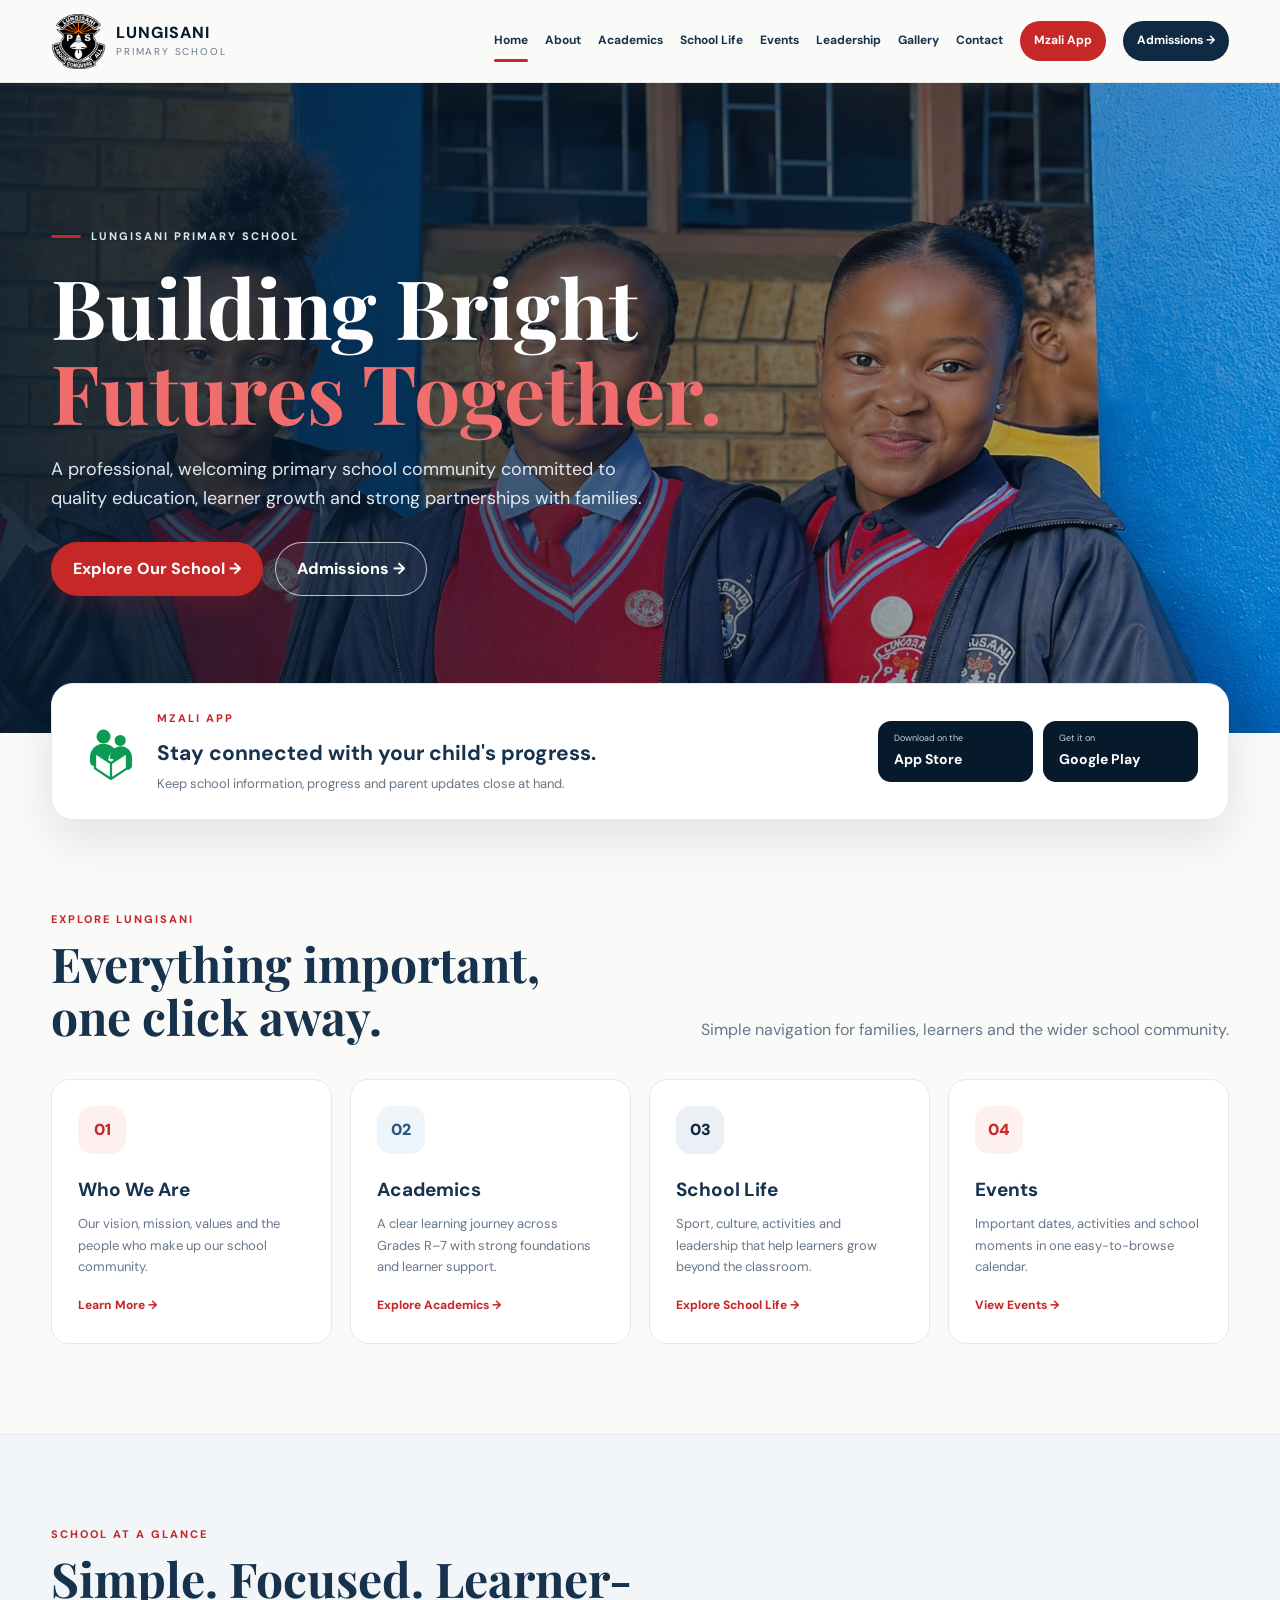
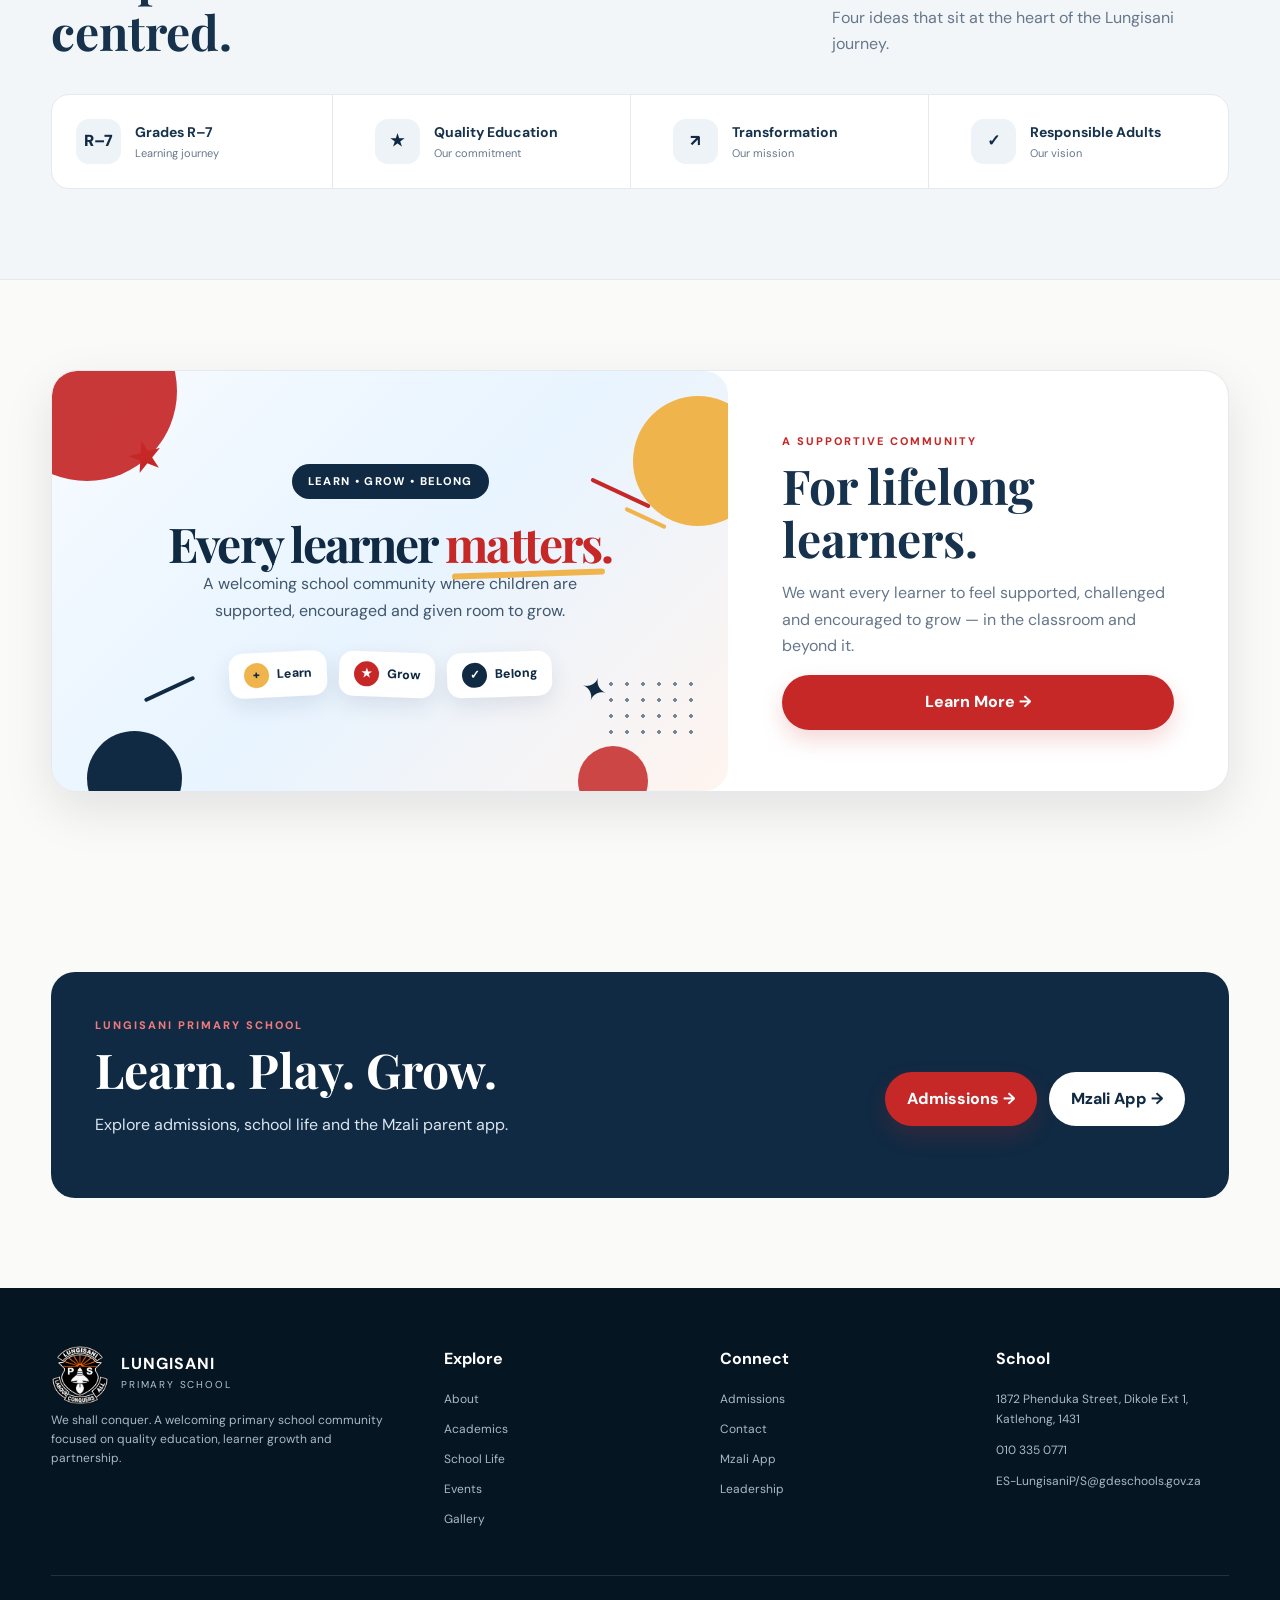
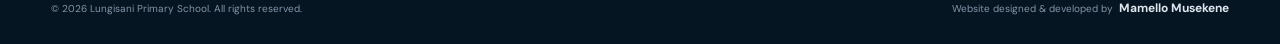
<file: index.html>
<!doctype html>
<html lang="en">

<head>

    <meta charset="utf-8">

    <meta
        name="viewport"
        content="width=device-width, initial-scale=1"
    >

    <title>Home | Lungisani Primary School</title>

    <meta
        name="description"
        content="Lungisani Primary School — quality education, learner growth and community partnership."
    >

    <link
        rel="stylesheet"
        href="assets/css/style.css"
    >


    <!-- =====================================================
         PLAYFUL COMMUNITY PANEL
         This section uses CSS only.
         NO IMAGE IS USED.
    ====================================================== -->

    <style>

        .community-panel {
            position: relative;
            overflow: hidden;
        }


        /* Main playful area */

        .community-playful {
            position: relative;
            min-height: 420px;
            overflow: hidden;
            display: flex;
            align-items: center;
            justify-content: center;
            padding: 45px;
            background:
                linear-gradient(
                    135deg,
                    #f7fbff 0%,
                    #e8f4ff 52%,
                    #fff4ef 100%
                );
            border-radius: 24px;
        }


        /* Decorative large circles */

        .community-playful .shape {
            position: absolute;
            display: block;
            pointer-events: none;
        }


        .community-shape-one {
            width: 180px;
            height: 180px;
            top: -70px;
            left: -55px;
            border-radius: 50%;
            background: #c62828;
            opacity: 0.92;
        }


        .community-shape-two {
            width: 130px;
            height: 130px;
            right: -35px;
            top: 25px;
            border-radius: 50%;
            background: #f0b44c;
        }


        .community-shape-three {
            width: 95px;
            height: 95px;
            left: 35px;
            bottom: -35px;
            border-radius: 50%;
            background: #102a43;
        }


        .community-shape-four {
            width: 70px;
            height: 70px;
            right: 80px;
            bottom: -25px;
            border-radius: 50%;
            background: #c62828;
            opacity: 0.85;
        }


        /* Dotted decoration */

        .community-dots {
            position: absolute;
            width: 90px;
            height: 70px;
            right: 35px;
            bottom: 45px;
            opacity: 0.55;

            background-image: radial-gradient(
                #102a43 2px,
                transparent 2px
            );

            background-size: 16px 16px;
        }


        /* Star decorations */

        .community-star {
            position: absolute;
            color: #c62828;
            font-size: 42px;
            line-height: 1;
            z-index: 2;
        }


        .community-star-one {
            top: 65px;
            left: 75px;
            transform: rotate(-15deg);
        }


        .community-star-two {
            right: 120px;
            bottom: 85px;
            color: #102a43;
            font-size: 32px;
            transform: rotate(18deg);
        }


        /* Main content */

        .community-playful-content {
            position: relative;
            z-index: 5;
            width: 100%;
            max-width: 560px;
            text-align: center;
        }


        .community-playful-label {
            display: inline-block;
            margin-bottom: 18px;
            padding: 8px 16px;
            border-radius: 999px;
            background: #102a43;
            color: #fff;
            font-size: 0.7rem;
            font-weight: 800;
            letter-spacing: 0.12em;
        }


        .community-playful-title {
            margin: 0 auto 18px;
            color: #102a43;
            font-family: "Playfair Display", Georgia, serif;
            font-size: clamp(
                2.5rem,
                5vw,
                4.3rem
            );
            line-height: 0.98;
            letter-spacing: -0.04em;
        }


        .community-playful-title span {
            color: #c62828;
            position: relative;
            display: inline-block;
        }


        /* Yellow underline */

        .community-playful-title span::after {
            content: "";
            position: absolute;
            left: 4%;
            right: 4%;
            bottom: -7px;
            height: 6px;
            border-radius: 99px;
            background: #f0b44c;
            transform: rotate(-2deg);
        }


        .community-playful-description {
            max-width: 450px;
            margin: 0 auto;
            color: #40566b;
            font-size: 1rem;
            line-height: 1.7;
        }


        /* Mini playful cards */

        .community-mini-cards {
            display: flex;
            justify-content: center;
            flex-wrap: wrap;
            gap: 12px;
            margin-top: 28px;
        }


        .community-mini-card {
            display: inline-flex;
            align-items: center;
            gap: 8px;
            padding: 10px 15px;
            border-radius: 14px;
            background: #fff;
            color: #102a43;
            box-shadow:
                0 8px 22px rgba(16, 42, 67, 0.10);
            font-size: 0.78rem;
            font-weight: 800;
        }


        .community-mini-card:nth-child(1) {
            transform: rotate(-3deg);
        }


        .community-mini-card:nth-child(2) {
            transform: rotate(2deg);
        }


        .community-mini-card:nth-child(3) {
            transform: rotate(-2deg);
        }


        .community-mini-icon {
            width: 25px;
            height: 25px;
            display: inline-flex;
            align-items: center;
            justify-content: center;
            border-radius: 50%;
            background: #f0b44c;
            color: #102a43;
            font-size: 0.75rem;
            font-weight: 900;
        }


        .community-mini-card:nth-child(2)
        .community-mini-icon {
            background: #c62828;
            color: #fff;
        }


        .community-mini-card:nth-child(3)
        .community-mini-icon {
            background: #102a43;
            color: #fff;
        }


        /* Little floating lines */

        .community-line {
            position: absolute;
            height: 4px;
            border-radius: 99px;
            z-index: 2;
        }


        .community-line-one {
            width: 65px;
            top: 120px;
            right: 75px;
            background: #c62828;
            transform: rotate(25deg);
        }


        .community-line-two {
            width: 45px;
            top: 145px;
            right: 60px;
            background: #f0b44c;
            transform: rotate(25deg);
        }


        .community-line-three {
            width: 55px;
            bottom: 100px;
            left: 90px;
            background: #102a43;
            transform: rotate(-25deg);
        }


        /* Responsive */

        @media (max-width: 900px) {

            .community-playful {
                min-height: 390px;
                padding: 40px 28px;
            }

        }


        @media (max-width: 560px) {

            .community-playful {
                min-height: 430px;
                padding: 35px 20px;
                border-radius: 20px;
            }


            .community-playful-title {
                font-size: 2.7rem;
            }


            .community-playful-description {
                font-size: 0.94rem;
            }


            .community-shape-one {
                width: 120px;
                height: 120px;
                left: -55px;
                top: -45px;
            }


            .community-shape-two {
                width: 90px;
                height: 90px;
                right: -35px;
            }


            .community-star-one {
                left: 35px;
                top: 70px;
                font-size: 30px;
            }


            .community-star-two {
                right: 35px;
                bottom: 85px;
                font-size: 25px;
            }


            .community-mini-cards {
                gap: 8px;
            }


            .community-mini-card {
                padding: 8px 11px;
                font-size: 0.7rem;
            }


            .community-line-one {
                right: 25px;
            }


            .community-line-two {
                right: 15px;
            }

        }

    </style>

</head>


<body>


    <!-- =========================
         SKIP LINK
    ========================== -->

    <a
        class="skip-link"
        href="#main-content"
    >
        Skip to content
    </a>


    <!-- =========================
         HEADER
    ========================== -->

    <header class="site-header">

        <div class="container nav-wrap">


            <a
                class="brand"
                href="index.html"
                aria-label="Lungisani Primary School home"
            >

                <img
                    src="assets/images/school-logo.png"
                    alt="Lungisani Primary School logo"
                >

                <span class="brand-text">

                    <strong>
                        LUNGISANI
                    </strong>

                    <small>
                        PRIMARY SCHOOL
                    </small>

                </span>

            </a>


            <button
                class="menu-toggle"
                type="button"
                aria-label="Open menu"
                aria-expanded="false"
                aria-controls="main-navigation"
            >

                <span></span>
                <span></span>
                <span></span>

            </button>


            <nav
                id="main-navigation"
                class="main-nav"
                aria-label="Main navigation"
            >

                <a
                    class="active"
                    href="index.html"
                >
                    Home
                </a>

                <a href="about/index.html">
                    About
                </a>

                <a href="academics/index.html">
                    Academics
                </a>

                <a href="school-life/index.html">
                    School Life
                </a>

                <a href="events/index.html">
                    Events
                </a>

                <a href="leadership/index.html">
                    Leadership
                </a>

                <a href="gallery/index.html">
                    Gallery
                </a>

                <a href="contact/index.html">
                    Contact
                </a>

                <a
                    class="app-link"
                    href="mzali-app/index.html"
                >
                    Mzali App
                </a>

                <a
                    class="admissions-link"
                    href="admissions/index.html"
                >
                    Admissions →
                </a>

            </nav>

        </div>

    </header>


    <!-- =========================
         MAIN
    ========================== -->

    <main id="main-content">


        <!-- =========================
             HERO
        ========================== -->

        <section class="hero">

            <div class="container hero-inner">

                <div class="hero-copy reveal">

                    <div class="eyebrow">
                        Lungisani Primary School
                    </div>


                    <h1>
                        Building Bright
                        <span>Futures Together.</span>
                    </h1>


                    <p>
                        A professional, welcoming primary school
                        community committed to quality education,
                        learner growth and strong partnerships
                        with families.
                    </p>


                    <div class="actions">

                        <a
                            class="btn btn-red"
                            href="about/index.html"
                        >
                            Explore Our School →
                        </a>


                        <a
                            class="btn btn-outline"
                            href="admissions/index.html"
                        >
                            Admissions →
                        </a>

                    </div>

                </div>

            </div>

        </section>


        <!-- =========================
             MZALI APP
        ========================== -->

        <section class="app-banner">

            <div class="container app-box reveal">


                <div class="app-copy">

                    <img
                        src="assets/images/mzali-logo.svg"
                        alt="Mzali app logo"
                    >


                    <div>

                        <div class="section-kicker">
                            Mzali App
                        </div>


                        <h3>
                            Stay connected with your child's progress.
                        </h3>


                        <p>
                            Keep school information, progress and
                            parent updates close at hand.
                        </p>

                    </div>

                </div>


                <div class="store-buttons">

                    <a
                        class="store"
                        href="https://apps.apple.com/za/app/mzali/id1197360837"
                        target="_blank"
                        rel="noopener noreferrer"
                    >

                        <small>
                            Download on the
                        </small>

                        <strong>
                            App Store
                        </strong>

                    </a>


                    <a
                        class="store"
                        href="https://play.google.com/store/apps/details?id=com.mzali"
                        target="_blank"
                        rel="noopener noreferrer"
                    >

                        <small>
                            Get it on
                        </small>

                        <strong>
                            Google Play
                        </strong>

                    </a>

                </div>

            </div>

        </section>


        <!-- =========================
             EXPLORE LUNGISANI
        ========================== -->

        <section class="section">

            <div class="container">


                <div class="section-head reveal">

                    <div>

                        <div class="section-kicker">
                            Explore Lungisani
                        </div>


                        <h2>
                            Everything important,
                            <br>
                            one click away.
                        </h2>

                    </div>


                    <p>
                        Simple navigation for families, learners
                        and the wider school community.
                    </p>

                </div>


                <div class="cards">


                    <a
                        class="card reveal"
                        href="about/index.html"
                    >

                        <div class="feature-icon red">
                            01
                        </div>

                        <h3>
                            Who We Are
                        </h3>

                        <p>
                            Our vision, mission, values and the people
                            who make up our school community.
                        </p>

                        <span class="arrow">
                            Learn More →
                        </span>

                    </a>


                    <a
                        class="card reveal"
                        href="academics/index.html"
                    >

                        <div class="feature-icon blue">
                            02
                        </div>

                        <h3>
                            Academics
                        </h3>

                        <p>
                            A clear learning journey across Grades R–7
                            with strong foundations and learner support.
                        </p>

                        <span class="arrow">
                            Explore Academics →
                        </span>

                    </a>


                    <a
                        class="card reveal"
                        href="school-life/index.html"
                    >

                        <div class="feature-icon navy">
                            03
                        </div>

                        <h3>
                            School Life
                        </h3>

                        <p>
                            Sport, culture, activities and leadership
                            that help learners grow beyond the classroom.
                        </p>

                        <span class="arrow">
                            Explore School Life →
                        </span>

                    </a>


                    <a
                        class="card reveal"
                        href="events/index.html"
                    >

                        <div class="feature-icon red">
                            04
                        </div>

                        <h3>
                            Events
                        </h3>

                        <p>
                            Important dates, activities and school
                            moments in one easy-to-browse calendar.
                        </p>

                        <span class="arrow">
                            View Events →
                        </span>

                    </a>

                </div>

            </div>

        </section>


        <!-- =========================
             SCHOOL AT A GLANCE
        ========================== -->

        <section class="section glance">

            <div class="container">


                <div class="section-head reveal">

                    <div>

                        <div class="section-kicker">
                            School at a glance
                        </div>


                        <h2>
                            Simple. Focused.
                            Learner-centred.
                        </h2>

                    </div>


                    <p>
                        Four ideas that sit at the heart of
                        the Lungisani journey.
                    </p>

                </div>


                <div class="glance-grid">


                    <div class="glance-card">

                        <div class="glance-icon">
                            R–7
                        </div>

                        <div>

                            <strong>
                                Grades R–7
                            </strong>

                            <span>
                                Learning journey
                            </span>

                        </div>

                    </div>


                    <div class="glance-card">

                        <div class="glance-icon">
                            ★
                        </div>

                        <div>

                            <strong>
                                Quality Education
                            </strong>

                            <span>
                                Our commitment
                            </span>

                        </div>

                    </div>


                    <div class="glance-card">

                        <div class="glance-icon">
                            ↗
                        </div>

                        <div>

                            <strong>
                                Transformation
                            </strong>

                            <span>
                                Our mission
                            </span>

                        </div>

                    </div>


                    <div class="glance-card">

                        <div class="glance-icon">
                            ✓
                        </div>

                        <div>

                            <strong>
                                Responsible Adults
                            </strong>

                            <span>
                                Our vision
                            </span>

                        </div>

                    </div>

                </div>

            </div>

        </section>


        <!-- =================================================
             SUPPORTIVE COMMUNITY
             
             IMPORTANT:
             THERE IS NO PHOTO HERE.
             THIS IS THE PLAYFUL HTML/CSS DESIGN.
        ================================================== -->

        <section class="section">

            <div class="container">

                <div class="community-panel">


                    <!-- PLAYFUL LEFT CARD -->

                    <div class="community-playful">


                        <!-- Decorative shapes -->

                        <span
                            class="shape community-shape-one"
                            aria-hidden="true"
                        ></span>


                        <span
                            class="shape community-shape-two"
                            aria-hidden="true"
                        ></span>


                        <span
                            class="shape community-shape-three"
                            aria-hidden="true"
                        ></span>


                        <span
                            class="shape community-shape-four"
                            aria-hidden="true"
                        ></span>


                        <!-- Dots -->

                        <span
                            class="community-dots"
                            aria-hidden="true"
                        ></span>


                        <!-- Stars -->

                        <span
                            class="community-star community-star-one"
                            aria-hidden="true"
                        >
                            ★
                        </span>


                        <span
                            class="community-star community-star-two"
                            aria-hidden="true"
                        >
                            ✦
                        </span>


                        <!-- Decorative lines -->

                        <span
                            class="community-line community-line-one"
                            aria-hidden="true"
                        ></span>


                        <span
                            class="community-line community-line-two"
                            aria-hidden="true"
                        ></span>


                        <span
                            class="community-line community-line-three"
                            aria-hidden="true"
                        ></span>


                        <!-- Main message -->

                        <div class="community-playful-content">


                            <div class="community-playful-label">
                                LEARN • GROW • BELONG
                            </div>


                            <h2 class="community-playful-title">
                                Every learner
                                <span>matters.</span>
                            </h2>


                            <p class="community-playful-description">
                                A welcoming school community where
                                children are supported, encouraged
                                and given room to grow.
                            </p>


                            <!-- Playful mini cards -->

                            <div class="community-mini-cards">


                                <div class="community-mini-card">

                                    <span class="community-mini-icon">
                                        +
                                    </span>

                                    Learn

                                </div>


                                <div class="community-mini-card">

                                    <span class="community-mini-icon">
                                        ★
                                    </span>

                                    Grow

                                </div>


                                <div class="community-mini-card">

                                    <span class="community-mini-icon">
                                        ✓
                                    </span>

                                    Belong

                                </div>


                            </div>

                        </div>

                    </div>


                    <!-- RIGHT SIDE -->

                    <div class="community-copy">

                        <div class="section-kicker">
                            A supportive community
                        </div>


                        <h2>
                            For lifelong learners.
                        </h2>


                        <p>
                            We want every learner to feel supported,
                            challenged and encouraged to grow — in
                            the classroom and beyond it.
                        </p>


                        <a
                            class="btn btn-red"
                            href="about/index.html"
                        >
                            Learn More →
                        </a>

                    </div>

                </div>

            </div>

        </section>


        <!-- =========================
             FINAL CTA
        ========================== -->

        <section class="section">

            <div class="container">


                <div
                    class="cta"
                    style="
                        background:var(--navy);
                        color:#fff;
                        border-radius:24px;
                        padding:44px;
                        display:flex;
                        justify-content:space-between;
                        align-items:center;
                        gap:25px;
                    "
                >


                    <div>

                        <div
                            class="section-kicker"
                            style="color:#f07a7a"
                        >
                            Lungisani Primary School
                        </div>


                        <h2>
                            Learn. Play. Grow.
                        </h2>


                        <p style="color:#dbe5ee">
                            Explore admissions, school life
                            and the Mzali parent app.
                        </p>

                    </div>


                    <div class="actions">

                        <a
                            class="btn btn-red"
                            href="admissions/index.html"
                        >
                            Admissions →
                        </a>


                        <a
                            class="btn btn-white"
                            href="mzali-app/index.html"
                        >
                            Mzali App →
                        </a>

                    </div>

                </div>

            </div>

        </section>

    </main>


    <!-- =========================
         FOOTER
    ========================== -->

    <footer class="site-footer">


        <div class="container footer-grid">


            <!-- School -->

            <div class="footer-brand">

                <img
                    src="assets/images/school-logo.png"
                    alt="Lungisani Primary School logo"
                >


                <div>

                    <strong>
                        LUNGISANI
                    </strong>

                    <span>
                        PRIMARY SCHOOL
                    </span>

                </div>


                <p>
                    We shall conquer. A welcoming primary school
                    community focused on quality education,
                    learner growth and partnership.
                </p>

            </div>


            <!-- Explore -->

            <div>

                <h4>
                    Explore
                </h4>

                <a href="about/index.html">
                    About
                </a>

                <a href="academics/index.html">
                    Academics
                </a>

                <a href="school-life/index.html">
                    School Life
                </a>

                <a href="events/index.html">
                    Events
                </a>

                <a href="gallery/index.html">
                    Gallery
                </a>

            </div>


            <!-- Connect -->

            <div>

                <h4>
                    Connect
                </h4>

                <a href="admissions/index.html">
                    Admissions
                </a>

                <a href="contact/index.html">
                    Contact
                </a>

                <a href="mzali-app/index.html">
                    Mzali App
                </a>

                <a href="leadership/index.html">
                    Leadership
                </a>

            </div>


            <!-- School information -->

            <div>

                <h4>
                    School
                </h4>


                <p>
                    1872 Phenduka Street,
                    Dikole Ext 1,
                    Katlehong, 1431
                </p>


                <p>
                    010 335 0771
                </p>


                <p>

                    <a
                        href="mailto:ES-LungisaniP/S@gdeschools.gov.za"
                    >
                        ES-LungisaniP/S@gdeschools.gov.za
                    </a>

                </p>

            </div>

        </div>


        <!-- Footer bottom -->

        <div class="container footer-bottom">

            <span>
                © 2026 Lungisani Primary School.
                All rights reserved.
            </span>


            <span class="footer-credit">

                Website designed &amp; developed by

                <a
                    href="https://mamello-portfolio.vercel.app/"
                    target="_blank"
                    rel="noopener noreferrer"
                >
                    Mamello Musekene
                </a>

            </span>

        </div>

    </footer>


    <!-- Back to top -->

    <button
        class="back-top"
        type="button"
        aria-label="Back to top"
    >
        ↑
    </button>


    <!-- JavaScript -->

    <script src="assets/js/main.js"></script>

</body>

</html>
</file>
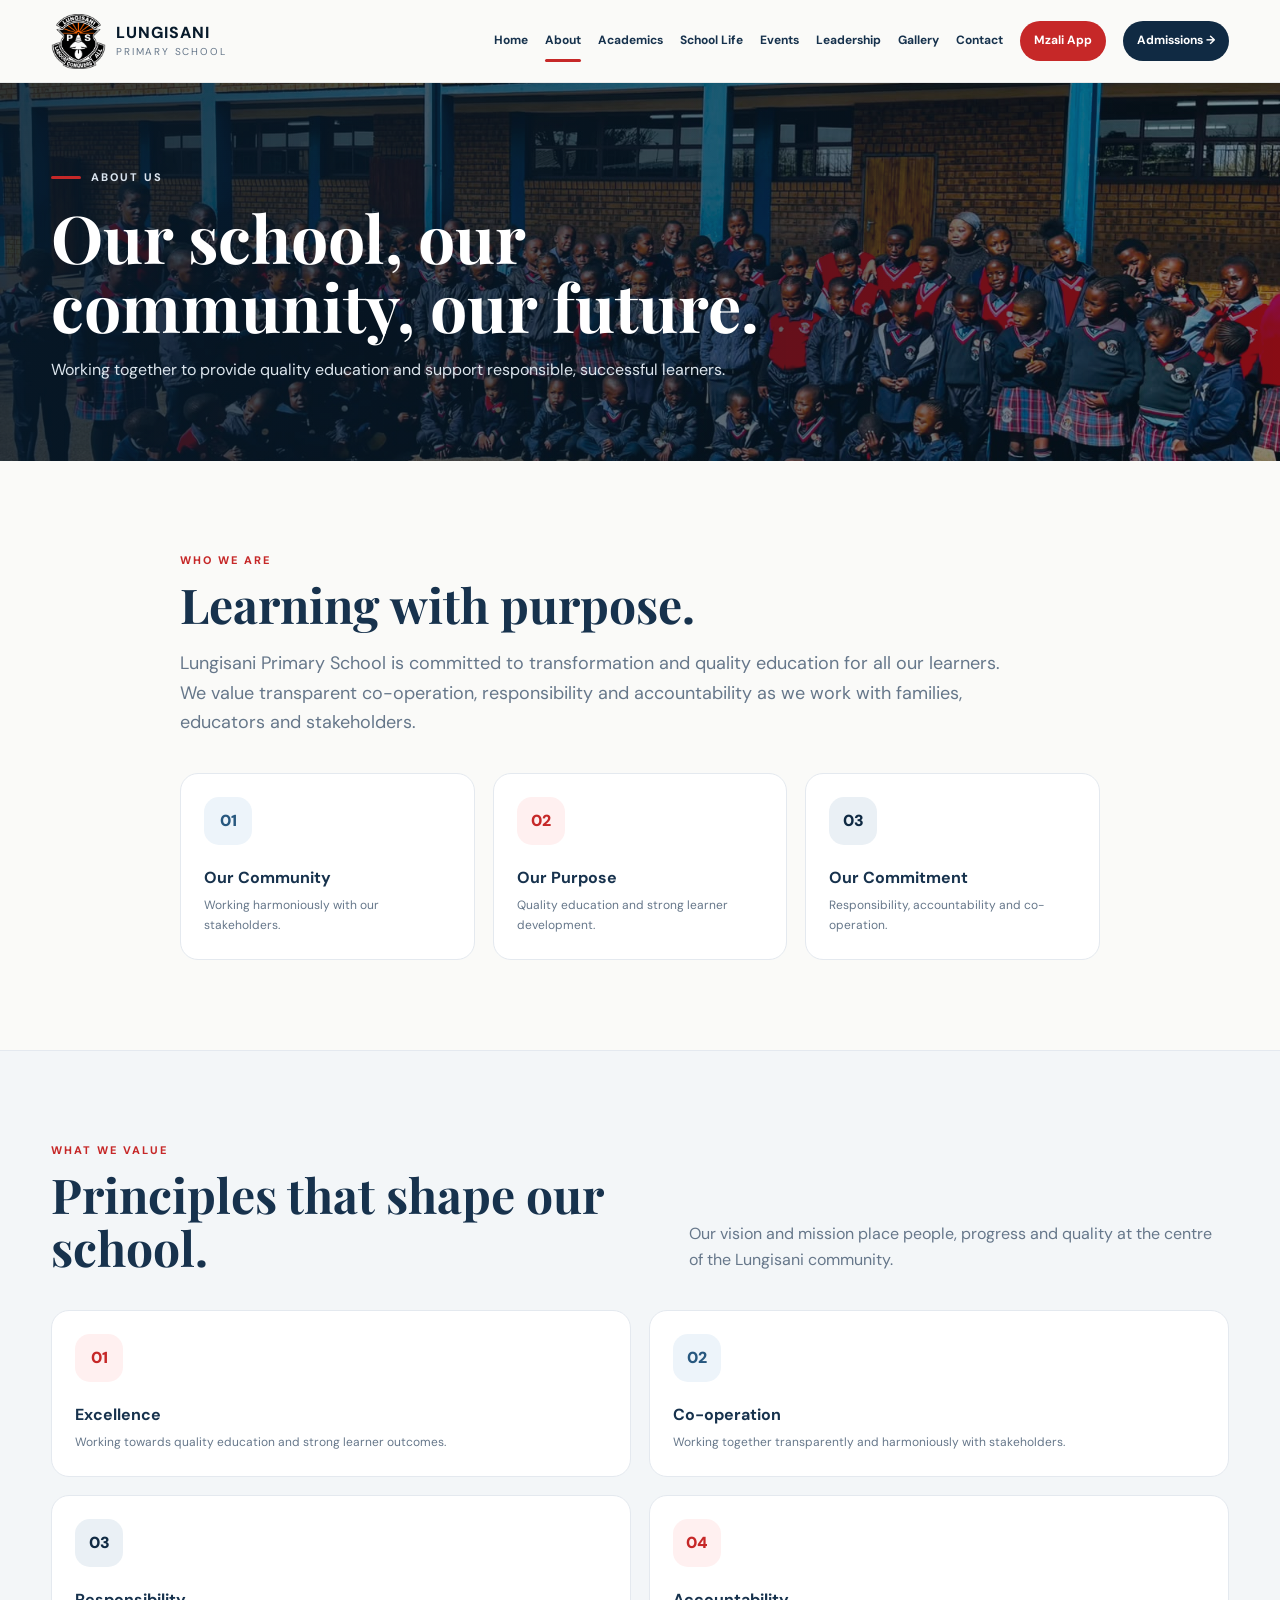
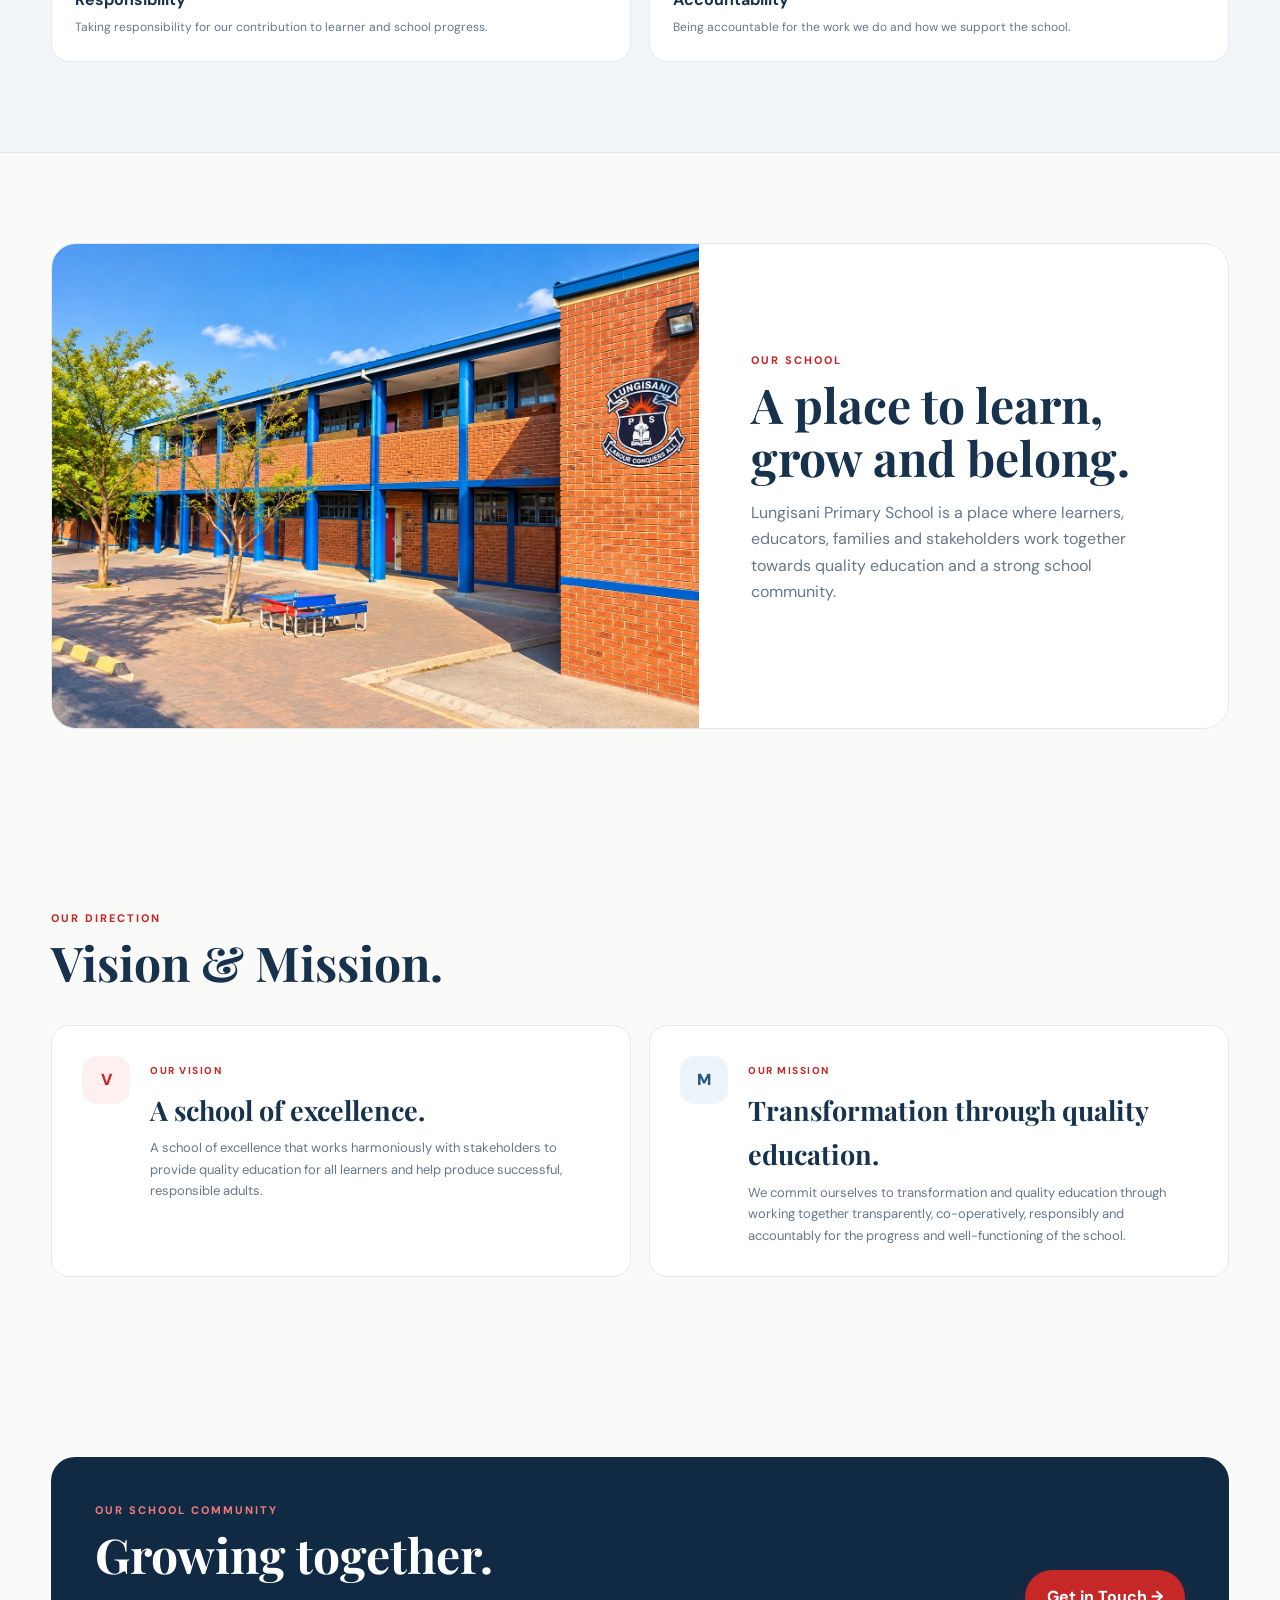
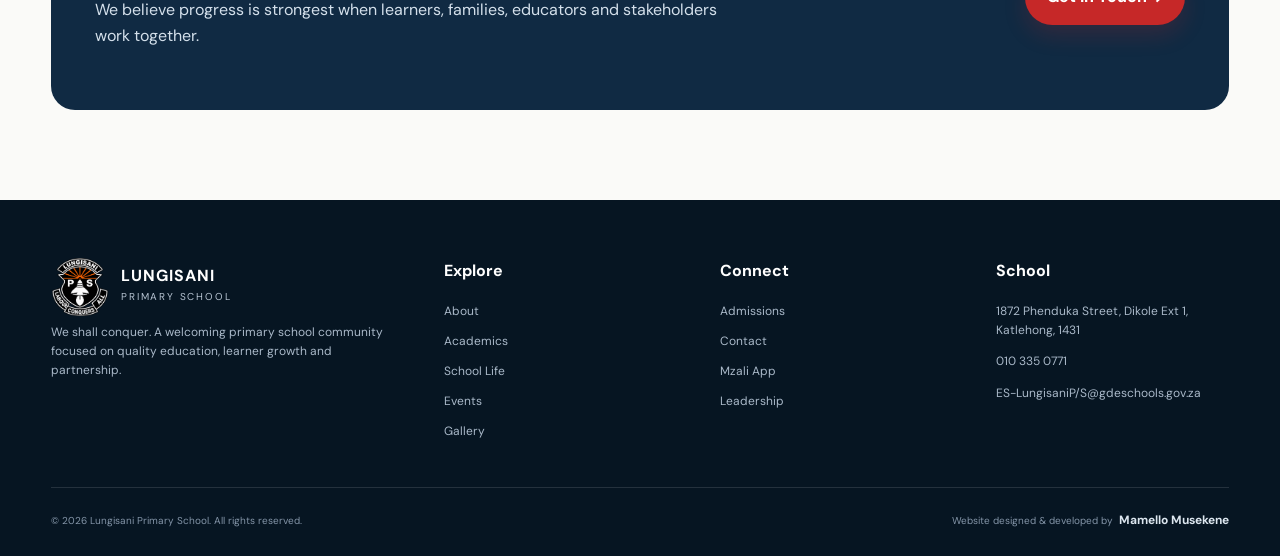
<file: about/index.html>
<!doctype html>
<html lang="en">
<head>
    <meta charset="utf-8">
    <meta name="viewport" content="width=device-width,initial-scale=1">
    <title>About | Lungisani Primary School</title>
    <meta name="description" content="Lungisani Primary School — quality education, learner growth and community partnership.">
    <link rel="stylesheet" href="../assets/css/style.css">
</head>

<body>

    <a class="skip-link" href="#main-content">Skip to content</a>

    <header class="site-header">
        <div class="container nav-wrap">

            <a class="brand" href="../index.html" aria-label="Lungisani Primary School home">
                <img src="../assets/images/school-logo.png" alt="Lungisani Primary School logo">
                <span class="brand-text">
                    <strong>LUNGISANI</strong>
                    <small>PRIMARY SCHOOL</small>
                </span>
            </a>

            <button
                class="menu-toggle"
                type="button"
                aria-label="Open menu"
                aria-expanded="false"
                aria-controls="main-navigation"
            >
                <span></span>
                <span></span>
                <span></span>
            </button>

            <nav id="main-navigation" class="main-nav" aria-label="Main navigation">
                <a href="../index.html">Home</a>
                <a class="active" href="../about/index.html">About</a>
                <a href="../academics/index.html">Academics</a>
                <a href="../school-life/index.html">School Life</a>
                <a href="../events/index.html">Events</a>
                <a href="../leadership/index.html">Leadership</a>
                <a href="../gallery/index.html">Gallery</a>
                <a href="../contact/index.html">Contact</a>
                <a class="app-link" href="../mzali-app/index.html">Mzali App</a>
                <a class="admissions-link" href="../admissions/index.html">Admissions →</a>
            </nav>

        </div>
    </header>


    <main id="main-content">

        <!-- HERO -->
        <section class="page-hero about-hero">
            <div class="container">
                <div class="eyebrow">About Us</div>
                <h1>Our school, our community, our future.</h1>
                <p>
                    Working together to provide quality education and support
                    responsible, successful learners.
                </p>
            </div>
        </section>


        <!-- WHO WE ARE -->
        <section class="section">
            <div class="container narrow-content">

                <div class="section-kicker">Who we are</div>

                <h2>Learning with purpose.</h2>

                <p class="lead-copy">
                    Lungisani Primary School is committed to transformation and
                    quality education for all our learners. We value transparent
                    co-operation, responsibility and accountability as we work
                    with families, educators and stakeholders.
                </p>

                <div class="about-pillars">

                    <div class="pillar">
                        <div class="feature-icon blue">01</div>
                        <strong>Our Community</strong>
                        <span>Working harmoniously with our stakeholders.</span>
                    </div>

                    <div class="pillar">
                        <div class="feature-icon red">02</div>
                        <strong>Our Purpose</strong>
                        <span>Quality education and strong learner development.</span>
                    </div>

                    <div class="pillar">
                        <div class="feature-icon navy">03</div>
                        <strong>Our Commitment</strong>
                        <span>Responsibility, accountability and co-operation.</span>
                    </div>

                </div>

            </div>
        </section>


        <!-- WHAT WE VALUE -->
        <section class="section glance">
            <div class="container">

                <div class="section-head">
                    <div>
                        <div class="section-kicker">What we value</div>
                        <h2>Principles that shape our school.</h2>
                    </div>

                    <p>
                        Our vision and mission place people, progress and quality
                        at the centre of the Lungisani community.
                    </p>
                </div>


                <!-- Same card style as "Who we are" -->
                <div class="about-pillars">

                    <div class="pillar">
                        <div class="feature-icon red">01</div>
                        <strong>Excellence</strong>
                        <span>
                            Working towards quality education and strong learner outcomes.
                        </span>
                    </div>

                    <div class="pillar">
                        <div class="feature-icon blue">02</div>
                        <strong>Co-operation</strong>
                        <span>
                            Working together transparently and harmoniously with stakeholders.
                        </span>
                    </div>

                    <div class="pillar">
                        <div class="feature-icon navy">03</div>
                        <strong>Responsibility</strong>
                        <span>
                            Taking responsibility for our contribution to learner and school progress.
                        </span>
                    </div>

                    <div class="pillar">
                        <div class="feature-icon red">04</div>
                        <strong>Accountability</strong>
                        <span>
                            Being accountable for the work we do and how we support the school.
                        </span>
                    </div>

                </div>

            </div>
        </section>


        <!-- OUR SCHOOL -->
        <section class="section">
            <div class="container">

                <div class="about-photo-wrap">

                    <div class="about-photo">
                        <img
                            src="../assets/images/school-premises.webp"
                            alt="Lungisani Primary School premises"
                            loading="lazy"
                        >
                    </div>

                    <div class="about-photo-copy">
                        <div class="section-kicker">Our school</div>

                        <h2>A place to learn, grow and belong.</h2>

                        <p>
                            Lungisani Primary School is a place where learners,
                            educators, families and stakeholders work together
                            towards quality education and a strong school community.
                        </p>
                    </div>

                </div>

            </div>
        </section>


        <!-- VISION & MISSION -->
        <section class="section">
            <div class="container">

                <div class="section-head">
                    <div>
                        <div class="section-kicker">Our direction</div>
                        <h2>Vision &amp; Mission.</h2>
                    </div>
                </div>


                <div class="vision-mission-grid">

                    <div class="vm-card">

                        <div class="feature-icon red">V</div>

                        <div>
                            <span>Our Vision</span>

                            <h3>A school of excellence.</h3>

                            <p>
                                A school of excellence that works harmoniously
                                with stakeholders to provide quality education
                                for all learners and help produce successful,
                                responsible adults.
                            </p>
                        </div>

                    </div>


                    <div class="vm-card">

                        <div class="feature-icon blue">M</div>

                        <div>
                            <span>Our Mission</span>

                            <h3>Transformation through quality education.</h3>

                            <p>
                                We commit ourselves to transformation and quality
                                education through working together transparently,
                                co-operatively, responsibly and accountably for
                                the progress and well-functioning of the school.
                            </p>
                        </div>

                    </div>

                </div>

            </div>
        </section>


        <!-- CONTACT / COMMUNITY -->
        <section class="section">
            <div class="container">

                <div class="admission-help">

                    <div>
                        <div class="section-kicker" style="color:#f07a7a">
                            Our school community
                        </div>

                        <h2>Growing together.</h2>

                        <p>
                            We believe progress is strongest when learners,
                            families, educators and stakeholders work together.
                        </p>
                    </div>

                    <div class="actions">
                        <a class="btn btn-red" href="../contact/index.html">
                            Get in Touch →
                        </a>
                    </div>

                </div>

            </div>
        </section>

    </main>


    <!-- FOOTER -->
    <footer class="site-footer">

        <div class="container footer-grid">

            <div class="footer-brand">

                <img
                    src="../assets/images/school-logo.png"
                    alt="Lungisani Primary School logo"
                >

                <div>
                    <strong>LUNGISANI</strong>
                    <span>PRIMARY SCHOOL</span>
                </div>

                <p>
                    We shall conquer. A welcoming primary school community
                    focused on quality education, learner growth and partnership.
                </p>

            </div>


            <div>
                <h4>Explore</h4>
                <a href="../about/index.html">About</a>
                <a href="../academics/index.html">Academics</a>
                <a href="../school-life/index.html">School Life</a>
                <a href="../events/index.html">Events</a>
                <a href="../gallery/index.html">Gallery</a>
            </div>


            <div>
                <h4>Connect</h4>
                <a href="../admissions/index.html">Admissions</a>
                <a href="../contact/index.html">Contact</a>
                <a href="../mzali-app/index.html">Mzali App</a>
                <a href="../leadership/index.html">Leadership</a>
            </div>


            <div>
                <h4>School</h4>

                <p>
                    1872 Phenduka Street,
                    Dikole Ext 1,
                    Katlehong, 1431
                </p>

                <p>010 335 0771</p>

                <p>
                    <a href="mailto:ES-LungisaniP/S@gdeschools.gov.za">
                        ES-LungisaniP/S@gdeschools.gov.za
                    </a>
                </p>

            </div>

        </div>


        <div class="container footer-bottom">

            <span>
                © 2026 Lungisani Primary School. All rights reserved.
            </span>

            <span class="footer-credit">
                Website designed &amp; developed by
                <a
                    href="https://mamello-portfolio.vercel.app/"
                    target="_blank"
                    rel="noopener noreferrer"
                >
                    Mamello Musekene
                </a>
            </span>

        </div>

    </footer>


    <button
        class="back-top"
        type="button"
        aria-label="Back to top"
    >↑</button>


    <script src="../assets/js/main.js"></script>

</body>
</html>
</file>
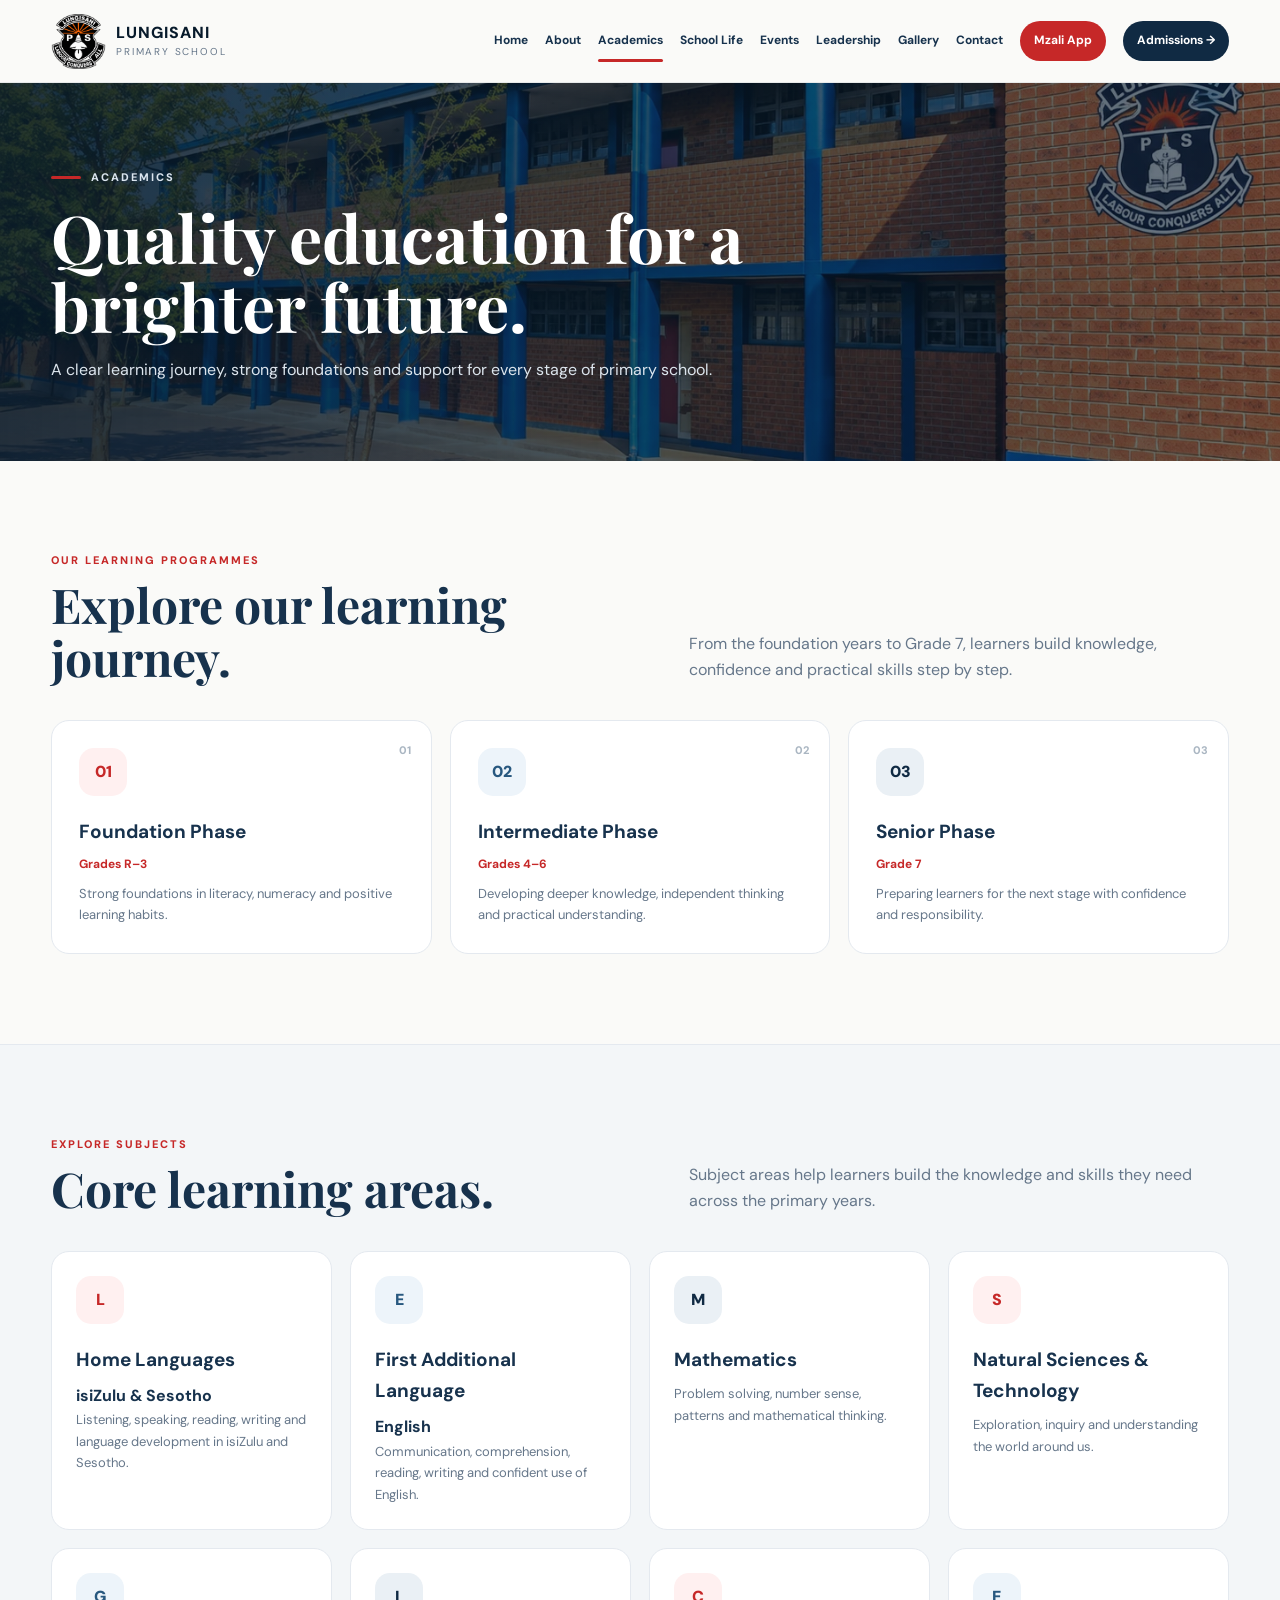
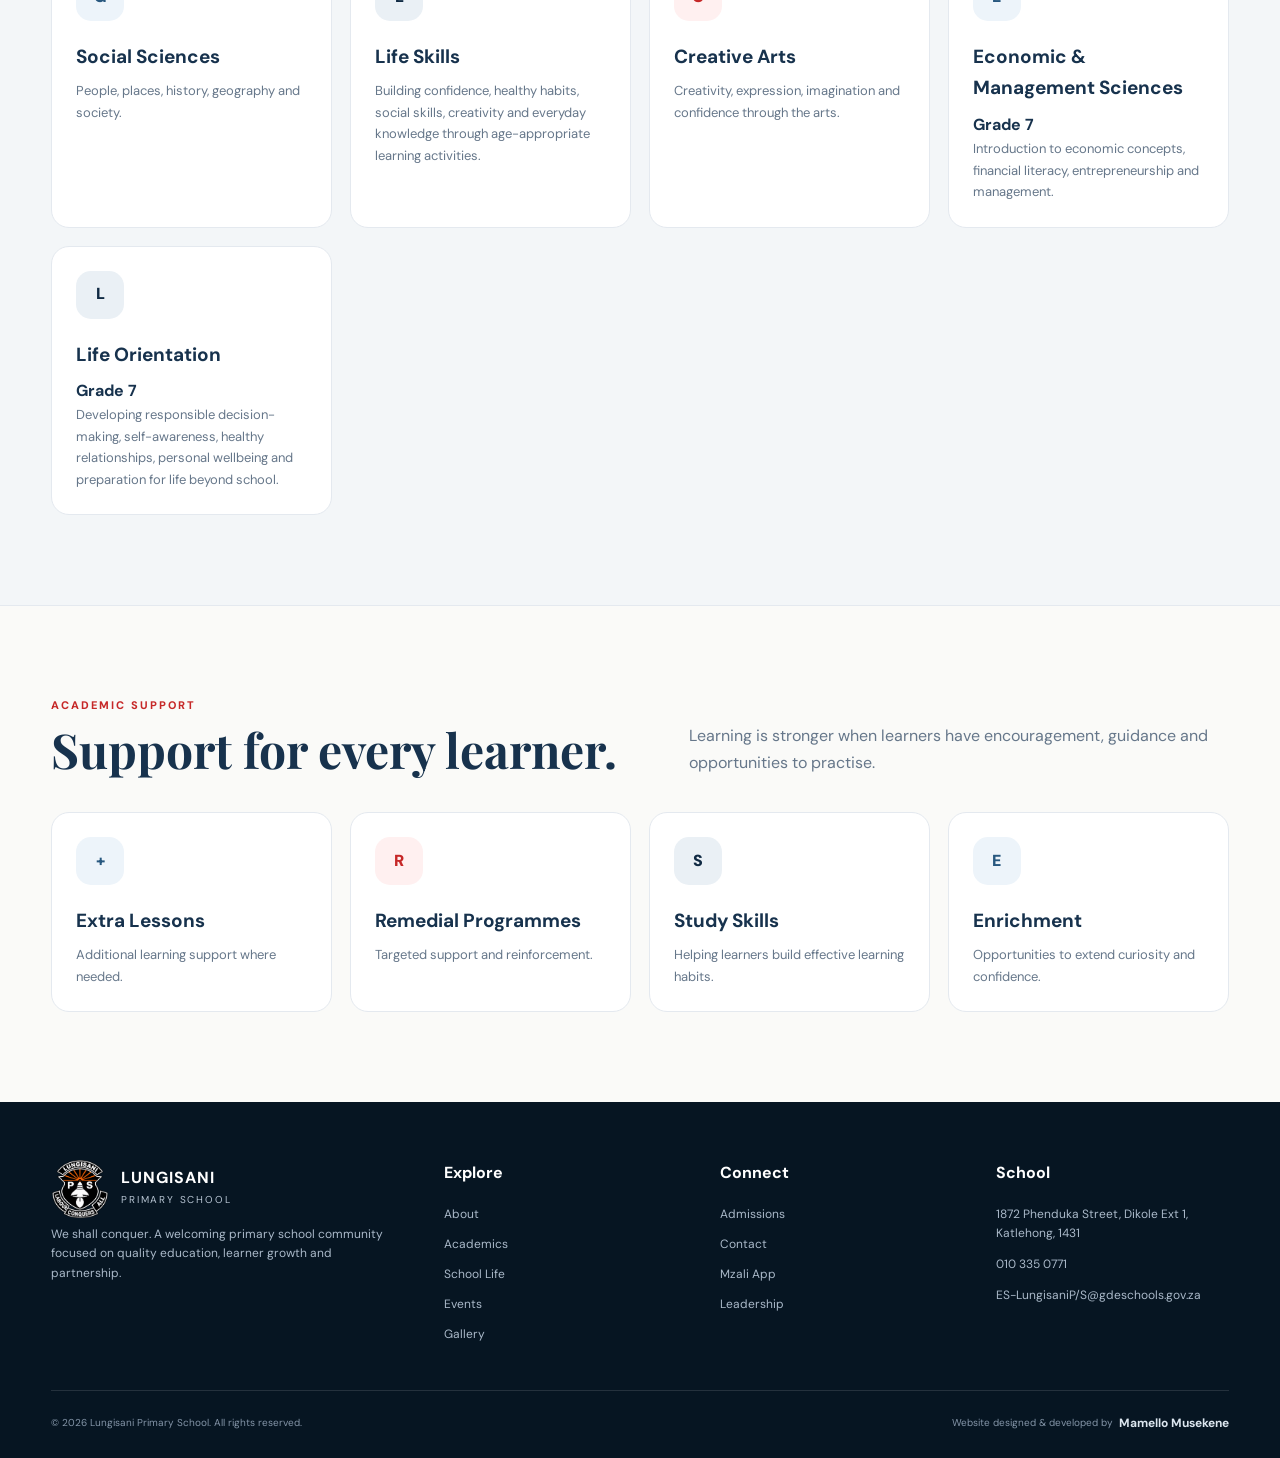
<file: academics/index.html>
<!doctype html>
<html lang="en">
    <head>
        <meta charset="utf-8">
        <meta name="viewport" content="width=device-width,initial-scale=1">
        <title>Academics | Lungisani Primary School</title>
        <meta name="description" content="Lungisani Primary School — quality education, learner growth and community partnership.">
        <link rel="stylesheet" href="../assets/css/style.css">
    </head>
        <body>
            <a class="skip-link" href="#main-content">Skip to content</a>
            <header class="site-header">
                <div class="container nav-wrap">
                    <a class="brand" href="../index.html" aria-label="Lungisani Primary School home">
                        <img src="../assets/images/school-logo.png" alt="Lungisani Primary School logo">
                        <span class="brand-text">
                            <strong>LUNGISANI</strong>
                            <small>PRIMARY SCHOOL</small>
                        </span>
                    </a>
                    <button class="menu-toggle" type="button" aria-label="Open menu" aria-expanded="false" aria-controls="main-navigation"><span>

                    </span>
                    <span>

                    </span>
                    <span>

                    </span>
                </button>
                <nav id="main-navigation" class="main-nav" aria-label="Main navigation">
                    <a class="" href="../index.html">Home</a>
                    <a class="" href="../about/index.html">About</a>
                    <a class="active" href="../academics/index.html">Academics</a>
                    <a class="" href="../school-life/index.html">School Life</a>
                    <a class="" href="../events/index.html">Events</a>
                    <a class="" href="../leadership/index.html">Leadership</a>
                    <a class="" href="../gallery/index.html">Gallery</a>
                    <a class="" href="../contact/index.html">Contact</a>
                    <a class="app-link" href="../mzali-app/index.html">Mzali App</a>
                    <a class="admissions-link" href="../admissions/index.html">Admissions →</a>
                </nav></div></header><main id="main-content">
                    <section class="page-hero">
                        <div class="container">
                            <div class="eyebrow">Academics</div>
                            <h1>Quality education for a brighter future.</h1>
                            <p>A clear learning journey, strong foundations and support for every stage of primary school.</p>
                        </div></section><section class="section"><div class="container"><div class="section-head"><div>
                            <div class="section-kicker">Our learning programmes</div><h2>Explore our learning journey.</h2></div><p>From the foundation years to Grade 7, learners build knowledge, confidence and practical skills step by step.</p></div><div class="phase-grid"><div class="phase-card"><div class="feature-icon red">01</div><span>01</span><h3>Foundation Phase</h3><strong>Grades R–3</strong><p>Strong foundations in literacy, numeracy and positive learning habits.</p></div><div class="phase-card"><div class="feature-icon blue">02</div><span>02</span><h3>Intermediate Phase</h3><strong>Grades 4–6</strong><p>Developing deeper knowledge, independent thinking and practical understanding.</p></div><div class="phase-card"><div class="feature-icon navy">03</div><span>03</span><h3>Senior Phase</h3><strong>Grade 7</strong><p>Preparing learners for the next stage with confidence and responsibility.</p></div></div></div></section><section class="section glance"><div class="container"><div class="section-head"><div><div class="section-kicker">Explore subjects</div><h2>Core learning areas.</h2></div><p>Subject areas help learners build the knowledge and skills they need across the primary years.</p></div>
                                <div class="subject-grid">
                            <div class="subject-card">
    <div class="feature-icon red">L</div>
    <h3>Home Languages</h3>
    <strong>isiZulu &amp; Sesotho</strong>
    <p>Listening, speaking, reading, writing and language development in isiZulu and Sesotho.</p>
</div>

<div class="subject-card">
    <div class="feature-icon blue">E</div>
    <h3>First Additional Language</h3>
    <strong>English</strong>
    <p>Communication, comprehension, reading, writing and confident use of English.</p>
</div>

<div class="subject-card">
    <div class="feature-icon navy">M</div>
    <h3>Mathematics</h3>
    <p>Problem solving, number sense, patterns and mathematical thinking.</p>
</div>

<div class="subject-card">
    <div class="feature-icon red">S</div>
    <h3>Natural Sciences &amp; Technology</h3>
    <p>Exploration, inquiry and understanding the world around us.</p>
</div>

<div class="subject-card">
    <div class="feature-icon blue">G</div>
    <h3>Social Sciences</h3>
    <p>People, places, history, geography and society.</p>
</div>

 <div class="subject-card">
                <div class="feature-icon navy">L</div>
                <h3>Life Skills</h3>
                <p>
                    Building confidence, healthy habits, social skills, creativity and
                    everyday knowledge through age-appropriate learning activities.
                </p>
            </div>

<div class="subject-card">
    <div class="feature-icon red">C</div>
    <h3>Creative Arts</h3>
    <p>Creativity, expression, imagination and confidence through the arts.</p>
</div>

<div class="subject-card">
    <div class="feature-icon blue">E</div>
    <h3>Economic &amp; Management Sciences</h3>
    <strong>Grade 7</strong>
    <p>Introduction to economic concepts, financial literacy, entrepreneurship and management.</p>
</div>

<div class="subject-card">
    <div class="feature-icon navy">L</div>
    <h3>Life Orientation</h3>
    <strong>Grade 7</strong>
    <p>Developing responsible decision-making, self-awareness, healthy
        relationships, personal wellbeing and preparation for life beyond school.</p>
</div>
                    </div>
                </div>
            </section>
            <section class="section">
                <div class="container">
                    <div class="section-head">
                        <div>
                            <div class="section-kicker">Academic support</div>
                            <h2>Support for every learner.</h2>
                        </div>
                        <p>Learning is stronger when learners have encouragement, guidance and opportunities to practise.</p>
                    </div><div class="support-grid"><div class="support-card"><div class="feature-icon blue">+</div><h3>Extra Lessons</h3><p>Additional learning support where needed.</p></div><div class="support-card"><div class="feature-icon red">R</div><h3>Remedial Programmes</h3><p>Targeted support and reinforcement.</p></div><div class="support-card"><div class="feature-icon navy">S</div><h3>Study Skills</h3><p>Helping learners build effective learning habits.</p></div><div class="support-card"><div class="feature-icon blue">E</div><h3>Enrichment</h3><p>Opportunities to extend curiosity and confidence.</p></div></div></div></section></main><footer class="site-footer"><div class="container footer-grid"><div class="footer-brand"><img src="../assets/images/school-logo.png" alt="Lungisani Primary School logo"><div><strong>LUNGISANI</strong><span>PRIMARY SCHOOL</span></div><p>We shall conquer. A welcoming primary school community focused on quality education, learner growth and partnership.</p></div><div><h4>Explore</h4><a href="../about/index.html">About</a><a href="../academics/index.html">Academics</a><a href="../school-life/index.html">School Life</a><a href="../events/index.html">Events</a><a href="../gallery/index.html">Gallery</a></div><div><h4>Connect</h4><a href="../admissions/index.html">Admissions</a><a href="../contact/index.html">Contact</a><a href="../mzali-app/index.html">Mzali App</a><a href="../leadership/index.html">Leadership</a></div><div><h4>School</h4>
                            <p>
                                1872 Phenduka Street,
                                Dikole Ext 1,
                                Katlehong, 1431
                            </p>
                            <p>010 335 0771</p>
                            <p><a href="mailto:ES-LungisaniP/S@gdeschools.gov.za">ES-LungisaniP/S@gdeschools.gov.za</a></p></div></div><div class="container footer-bottom"><span>© 2026 Lungisani Primary School. All rights reserved.</span><span class="footer-credit">Website designed &amp; developed by <a href="https://mamello-portfolio.vercel.app/" target="_blank" rel="noopener noreferrer">Mamello Musekene</a></span></div></footer><button class="back-top" type="button" aria-label="Back to top">↑</button><script src="../assets/js/main.js"></script></body></html>
</file>
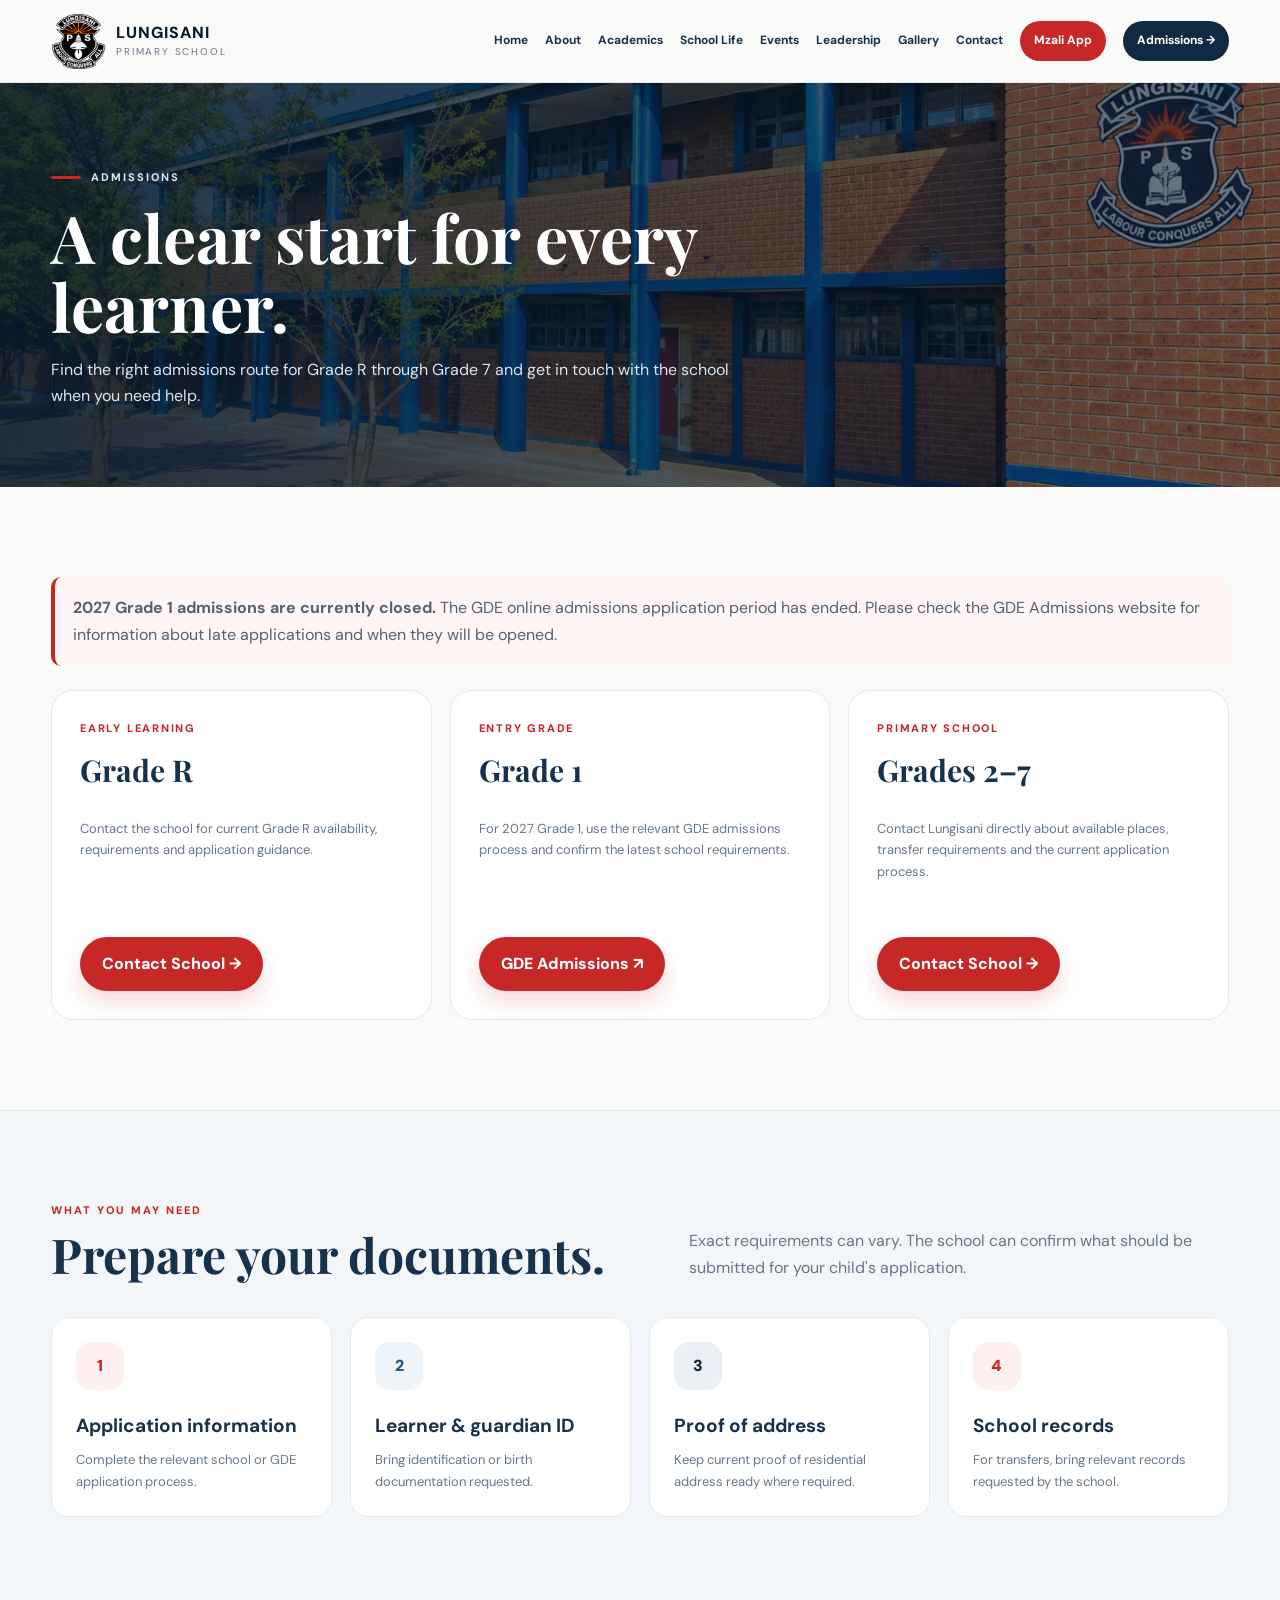
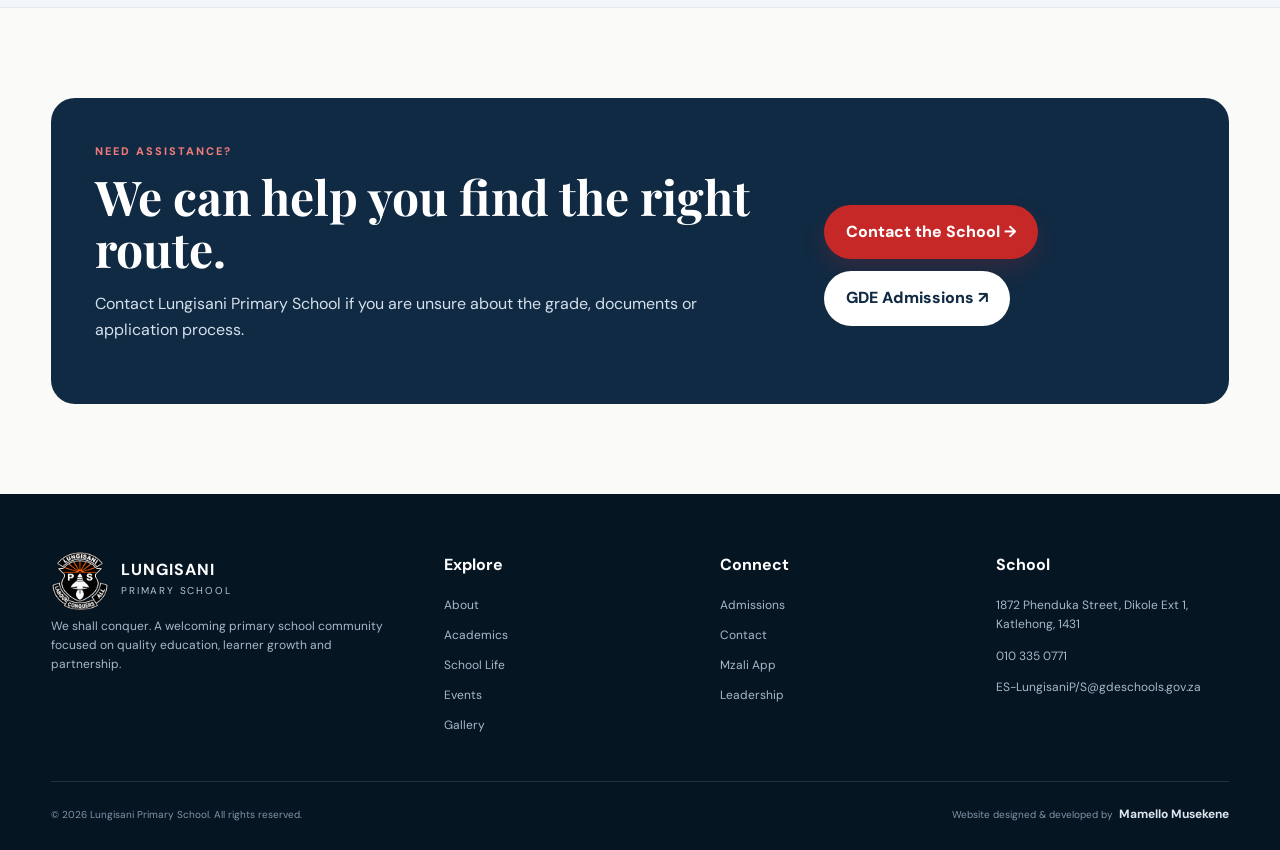
<file: admissions/index.html>
<!doctype html>
<html lang="en">
    <head>
    <meta charset="utf-8">
    <meta name="viewport" content="width=device-width,initial-scale=1">
    <title>Admissions | Lungisani Primary School</title>
    <meta name="description" content="Lungisani Primary School — quality education, learner growth and community partnership.">
    <link rel="stylesheet" href="../assets/css/style.css">
</head>
<body>
    <a class="skip-link" href="#main-content">Skip to content</a>
    <header class="site-header">
        <div class="container nav-wrap">
            <a class="brand" href="../index.html" aria-label="Lungisani Primary School home">
                <img src="../assets/images/school-logo.png" alt="Lungisani Primary School logo">
                <span class="brand-text">
                    <strong>LUNGISANI</strong>
                    <small>PRIMARY SCHOOL</small>
                </span>
            </a>
            <button class="menu-toggle" type="button" aria-label="Open menu" aria-expanded="false" aria-controls="main-navigation">
                <span>

                </span>
                <span>

                </span>
                <span>

                </span>
            </button>
            <nav id="main-navigation" class="main-nav" aria-label="Main navigation">
                <a class="" href="../index.html">Home</a>
                <a class="" href="../about/index.html">About</a>
                <a class="" href="../academics/index.html">Academics</a>
                <a class="" href="../school-life/index.html">School Life</a>
                <a class="" href="../events/index.html">Events</a>
                <a class="" href="../leadership/index.html">Leadership</a>
                <a class="" href="../gallery/index.html">Gallery</a>
                <a class="" href="../contact/index.html">Contact</a>
                <a class="app-link" href="../mzali-app/index.html">Mzali App</a>
                <a class="admissions-link" href="../admissions/index.html">Admissions →</a>
            </nav>
        </div>
    </header>
    <main id="main-content">
        <section class="page-hero">
            <div class="container"><div class="eyebrow">Admissions</div><h1>A clear start for every learner.</h1><p>Find the right admissions route for Grade R through Grade 7 and get in touch with the school when you need help.</p></div></section><section class="section"><div class="container">
                <div class="notice">
                 <strong>2027 Grade 1 admissions are currently closed.</strong>
                The GDE online admissions application period has ended.
                Please check the GDE Admissions website for information about
                late applications and when they will be opened.
                </div>
                <div class="admission-grid" style="margin-top:24px"><article class="admission-card"><span class="grade">Early learning</span><h3>Grade R</h3><p>Contact the school for current Grade R availability, requirements and application guidance.</p><div class="admission-actions"><a class="btn btn-red" href="../contact/index.html">Contact School →</a></div></article><article class="admission-card"><span class="grade">Entry grade</span><h3>Grade 1</h3><p>For 2027 Grade 1, use the relevant GDE admissions process and confirm the latest school requirements.</p><div class="admission-actions"><a class="btn btn-red" href="https://www.gdeadmissions.gov.za/" target="_blank" rel="noopener">GDE Admissions ↗</a></div></article><article class="admission-card"><span class="grade">Primary school</span><h3>Grades 2–7</h3><p>Contact Lungisani directly about available places, transfer requirements and the current application process.</p><div class="admission-actions"><a class="btn btn-red" href="../contact/index.html">Contact School →</a></div></article></div></div></section><section class="section glance"><div class="container"><div class="section-head"><div><div class="section-kicker">What you may need</div><h2>Prepare your documents.</h2></div><p>Exact requirements can vary. The school can confirm what should be submitted for your child's application.</p></div><div class="document-grid"><div class="document-card"><div class="feature-icon red">1</div><h3>Application information</h3><p>Complete the relevant school or GDE application process.</p></div><div class="document-card"><div class="feature-icon blue">2</div><h3>Learner &amp; guardian ID</h3><p>Bring identification or birth documentation requested.</p></div><div class="document-card"><div class="feature-icon navy">3</div><h3>Proof of address</h3><p>Keep current proof of residential address ready where required.</p></div><div class="document-card"><div class="feature-icon red">4</div><h3>School records</h3><p>For transfers, bring relevant records requested by the school.</p></div></div></div></section><section class="section"><div class="container"><div class="admission-help"><div><div class="section-kicker" style="color:#f07a7a">Need assistance?</div><h2>We can help you find the right route.</h2><p>Contact Lungisani Primary School if you are unsure about the grade, documents or application process.</p></div><div class="actions"><a class="btn btn-red" href="../contact/index.html">Contact the School →</a><a class="btn btn-white" href="https://www.gdeadmissions.gov.za/" target="_blank" rel="noopener">GDE Admissions ↗</a></div></div></div></section></main><footer class="site-footer"><div class="container footer-grid"><div class="footer-brand"><img src="../assets/images/school-logo.png" alt="Lungisani Primary School logo"><div><strong>LUNGISANI</strong><span>PRIMARY SCHOOL</span></div><p>We shall conquer. A welcoming primary school community focused on quality education, learner growth and partnership.</p></div><div><h4>Explore</h4><a href="../about/index.html">About</a><a href="../academics/index.html">Academics</a><a href="../school-life/index.html">School Life</a><a href="../events/index.html">Events</a><a href="../gallery/index.html">Gallery</a></div><div><h4>Connect</h4><a href="../admissions/index.html">Admissions</a><a href="../contact/index.html">Contact</a><a href="../mzali-app/index.html">Mzali App</a><a href="../leadership/index.html">Leadership</a></div><div><h4>School</h4>
                <p>
                    1872 Phenduka Street,
                    Dikole Ext 1,
                    Katlehong, 1431
                </p>
                <p>010 335 0771</p><p><a href="mailto:ES-LungisaniP/S@gdeschools.gov.za">ES-LungisaniP/S@gdeschools.gov.za</a></p></div></div><div class="container footer-bottom"><span>© 2026 Lungisani Primary School. All rights reserved.</span><span class="footer-credit">Website designed &amp; developed by <a href="https://mamello-portfolio.vercel.app/" target="_blank" rel="noopener noreferrer">Mamello Musekene</a></span></div></footer><button class="back-top" type="button" aria-label="Back to top">↑</button>
        <script src="../assets/js/main.js"></script></body></html>
</file>
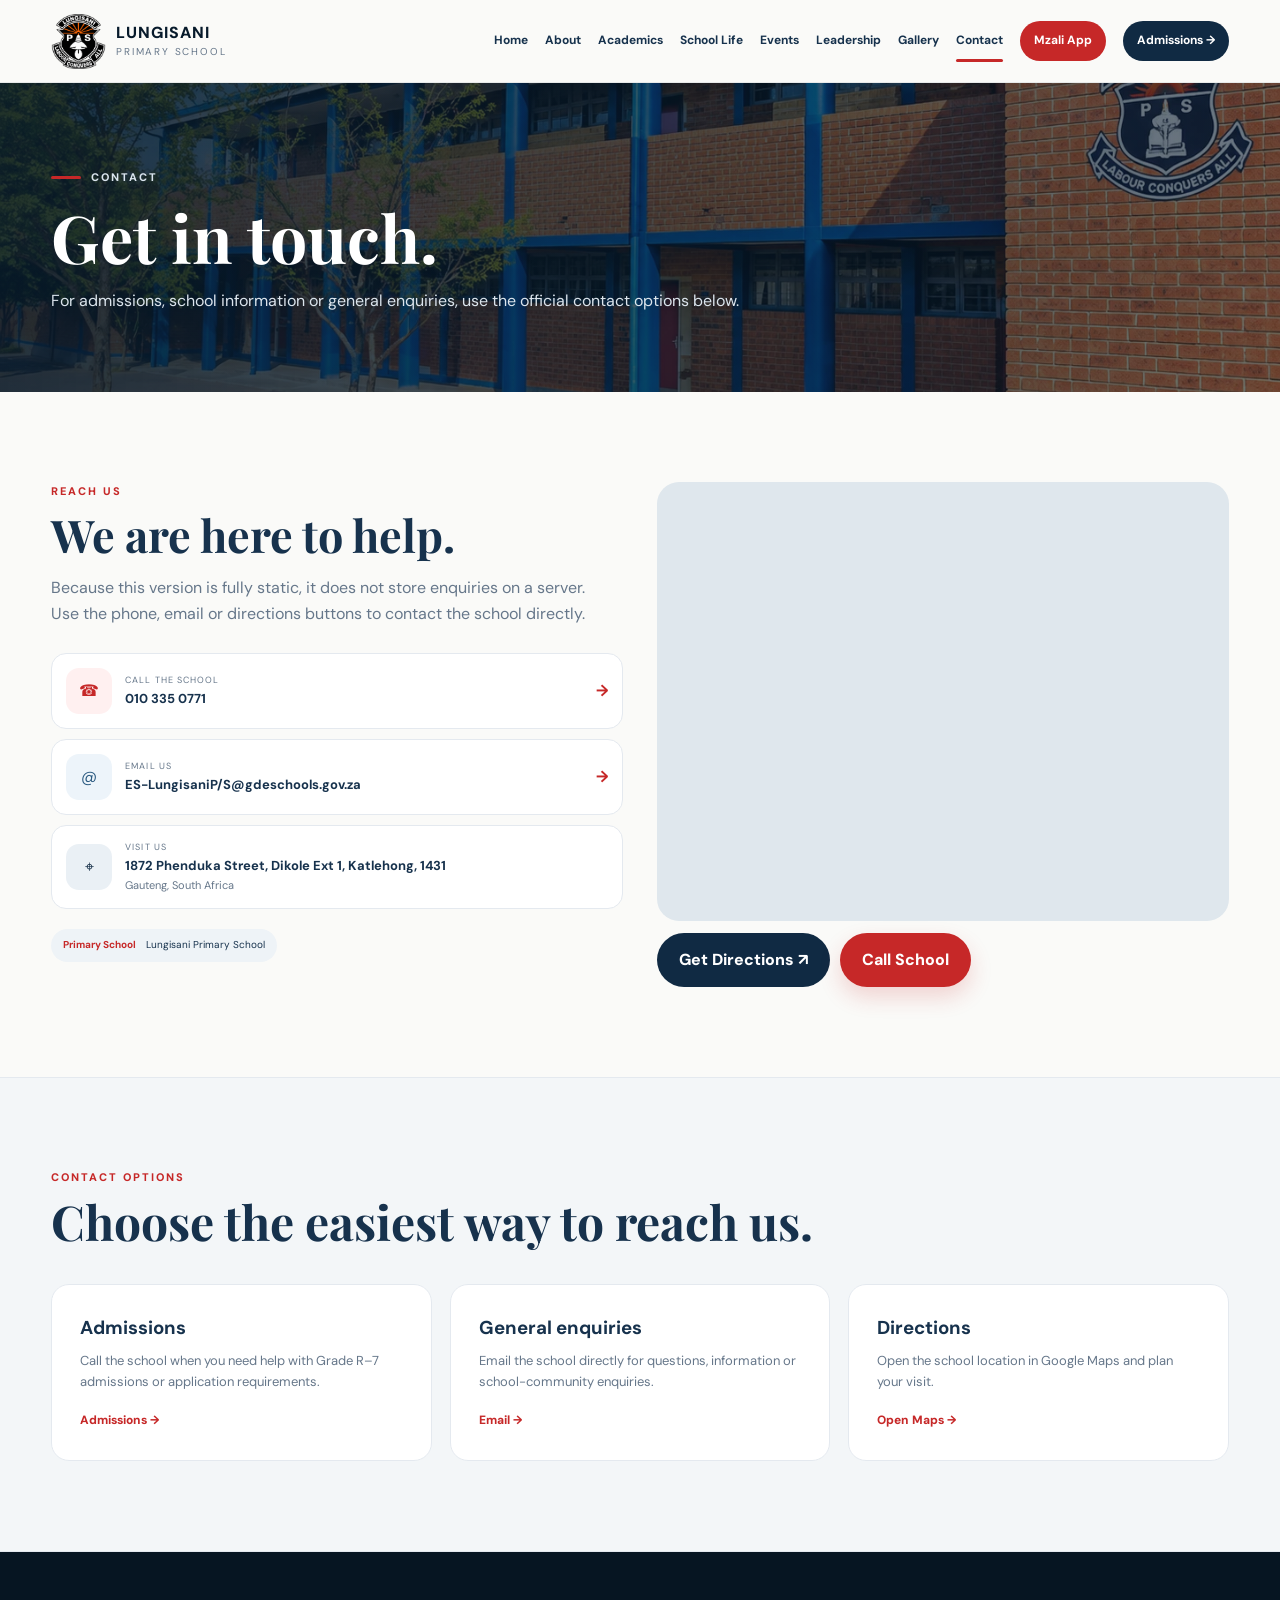
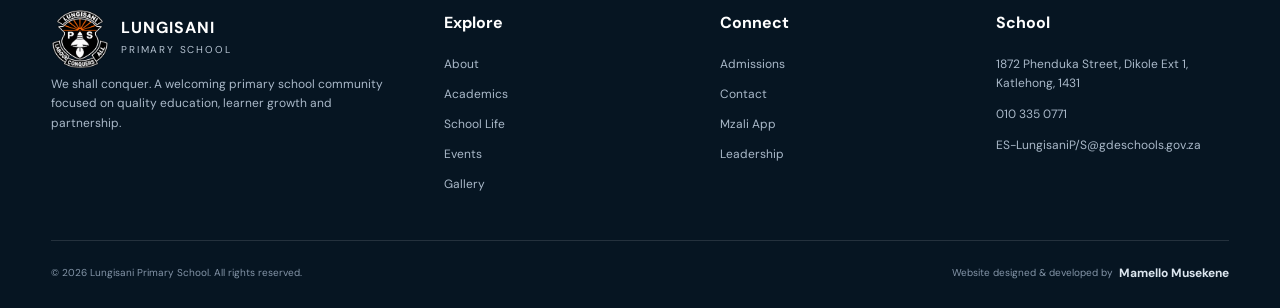
<file: contact/index.html>
<!doctype html>
<html lang="en">
    <head>
        <meta charset="utf-8">
        <meta name="viewport" content="width=device-width,initial-scale=1">
        <title>Contact | Lungisani Primary School</title>
        <meta name="description" content="Lungisani Primary School — quality education, learner growth and community partnership.">
        <link rel="stylesheet" href="../assets/css/style.css"></head>
        <body>
            <a class="skip-link" href="#main-content">Skip to content</a>
            <header class="site-header">
                <div class="container nav-wrap">
                <a class="brand" href="../index.html" aria-label="Lungisani Primary School home">
                    <img src="../assets/images/school-logo.png" alt="Lungisani Primary School logo">
                    <span class="brand-text">
                        <strong>LUNGISANI</strong>
                        <small>PRIMARY SCHOOL</small>
                    </span>
                </a>
                <button class="menu-toggle" type="button" aria-label="Open menu" aria-expanded="false" aria-controls="main-navigation">
                    <span>

                    </span>
                    <span>

                    </span>
                    <span>

                    </span>
                </button>
                <nav id="main-navigation" class="main-nav" aria-label="Main navigation">
                    <a class="" href="../index.html">Home</a>
                    <a class="" href="../about/index.html">About</a>
                    <a class="" href="../academics/index.html">Academics</a>
                    <a class="" href="../school-life/index.html">School Life</a>
                    <a class="" href="../events/index.html">Events</a>
                    <a class="" href="../leadership/index.html">Leadership</a>
                    <a class="" href="../gallery/index.html">Gallery</a>
                    <a class="active" href="../contact/index.html">Contact</a>
                    <a class="app-link" href="../mzali-app/index.html">Mzali App</a>
                    <a class="admissions-link" href="../admissions/index.html">Admissions →</a>
                </nav>
            </div>
        </header><main id="main-content"><section class="page-hero"><div class="container"><div class="eyebrow">Contact</div><h1>Get in touch.</h1><p>For admissions, school information or general enquiries, use the official contact options below.</p></div></section><section class="section"><div class="container"><div class="contact-layout"><div class="contact-details"><div class="section-kicker">Reach us</div><h2>We are here to help.</h2><p>Because this version is fully static, it does not store enquiries on a server. Use the phone, email or directions buttons to contact the school directly.</p><div class="contact-cards"><a class="contact-card" href="tel:+27103350771"><span class="contact-icon red">☎</span><span><small>Call the school</small><strong>010 335 0771</strong></span><b>→</b></a><a class="contact-card" href="mailto:ES-LungisaniP/S@gdeschools.gov.za"><span class="contact-icon blue">@</span><span><small>Email us</small><strong>ES-LungisaniP/S@gdeschools.gov.za</strong></span><b>→</b></a><div class="contact-card"><span class="contact-icon navy">⌖</span><span><small>Visit us</small>
            <strong>1872 Phenduka Street, Dikole Ext 1, Katlehong, 1431</strong><em>Gauteng, South Africa</em></span></div></div><div class="emis-chip"><strong>Primary School</strong><span>Lungisani Primary School</span></div></div><div class="contact-map"><div class="map-frame"><iframe class="google-map" src="https://www.google.com/maps?q=Lungisani%20Primary%20School%2C%201872%20Phenduka%20Street%2C%20Katlehong%2C%20Germiston%2C%201431&amp;output=embed" title="Lungisani Primary School on Google Maps" loading="lazy" referrerpolicy="no-referrer-when-downgrade"></iframe></div><div class="contact-actions"><a class="btn btn-navy" href="https://www.google.com/maps/search/?api=1&amp;query=Lungisani%20Primary%20School%2C%201872%20Phenduka%20Street%2C%20Katlehong%2C%20Germiston%2C%201431" target="_blank" rel="noopener">Get Directions ↗</a><a class="btn btn-red" href="tel:+27103350771">Call School</a></div></div></div></div></section><section class="section glance"><div class="container"><div class="section-head"><div><div class="section-kicker">Contact options</div><h2>Choose the easiest way to reach us.</h2></div></div><div class="contact-choice-grid"><div class="contact-choice"><h3>Admissions</h3><p>Call the school when you need help with Grade R–7 admissions or application requirements.</p><a class="arrow" href="../admissions/index.html">Admissions →</a></div><div class="contact-choice"><h3>General enquiries</h3><p>Email the school directly for questions, information or school-community enquiries.</p><a class="arrow" href="mailto:ES-LungisaniP/S@gdeschools.gov.za">Email →</a></div><div class="contact-choice"><h3>Directions</h3><p>Open the school location in Google Maps and plan your visit.</p><a class="arrow" href="https://www.google.com/maps/search/?api=1&amp;query=Lungisani%20Primary%20School%2C%201872%20Phenduka%20Street%2C%20Katlehong%2C%20Germiston%2C%201431" target="_blank" rel="noopener">Open Maps →</a></div></div></div></section></main><footer class="site-footer"><div class="container footer-grid"><div class="footer-brand"><img src="../assets/images/school-logo.png" alt="Lungisani Primary School logo"><div><strong>LUNGISANI</strong><span>PRIMARY SCHOOL</span></div><p>We shall conquer. A welcoming primary school community focused on quality education, learner growth and partnership.</p></div><div><h4>Explore</h4><a href="../about/index.html">About</a><a href="../academics/index.html">Academics</a><a href="../school-life/index.html">School Life</a><a href="../events/index.html">Events</a><a href="../gallery/index.html">Gallery</a></div><div><h4>Connect</h4><a href="../admissions/index.html">Admissions</a><a href="../contact/index.html">Contact</a><a href="../mzali-app/index.html">Mzali App</a><a href="../leadership/index.html">Leadership</a></div><div><h4>School</h4>
            <p>1872 Phenduka Street, Dikole Ext 1, Katlehong, 1431</p><p>010 335 0771</p><p><a href="mailto:ES-LungisaniP/S@gdeschools.gov.za">ES-LungisaniP/S@gdeschools.gov.za</a></p></div></div><div class="container footer-bottom"><span>© 2026 Lungisani Primary School. All rights reserved.</span><span class="footer-credit">Website designed &amp; developed by <a href="https://mamello-portfolio.vercel.app/" target="_blank" rel="noopener noreferrer">Mamello Musekene</a></span></div></footer><button class="back-top" type="button" aria-label="Back to top">↑</button><script src="../assets/js/main.js"></script></body></html>
</file>
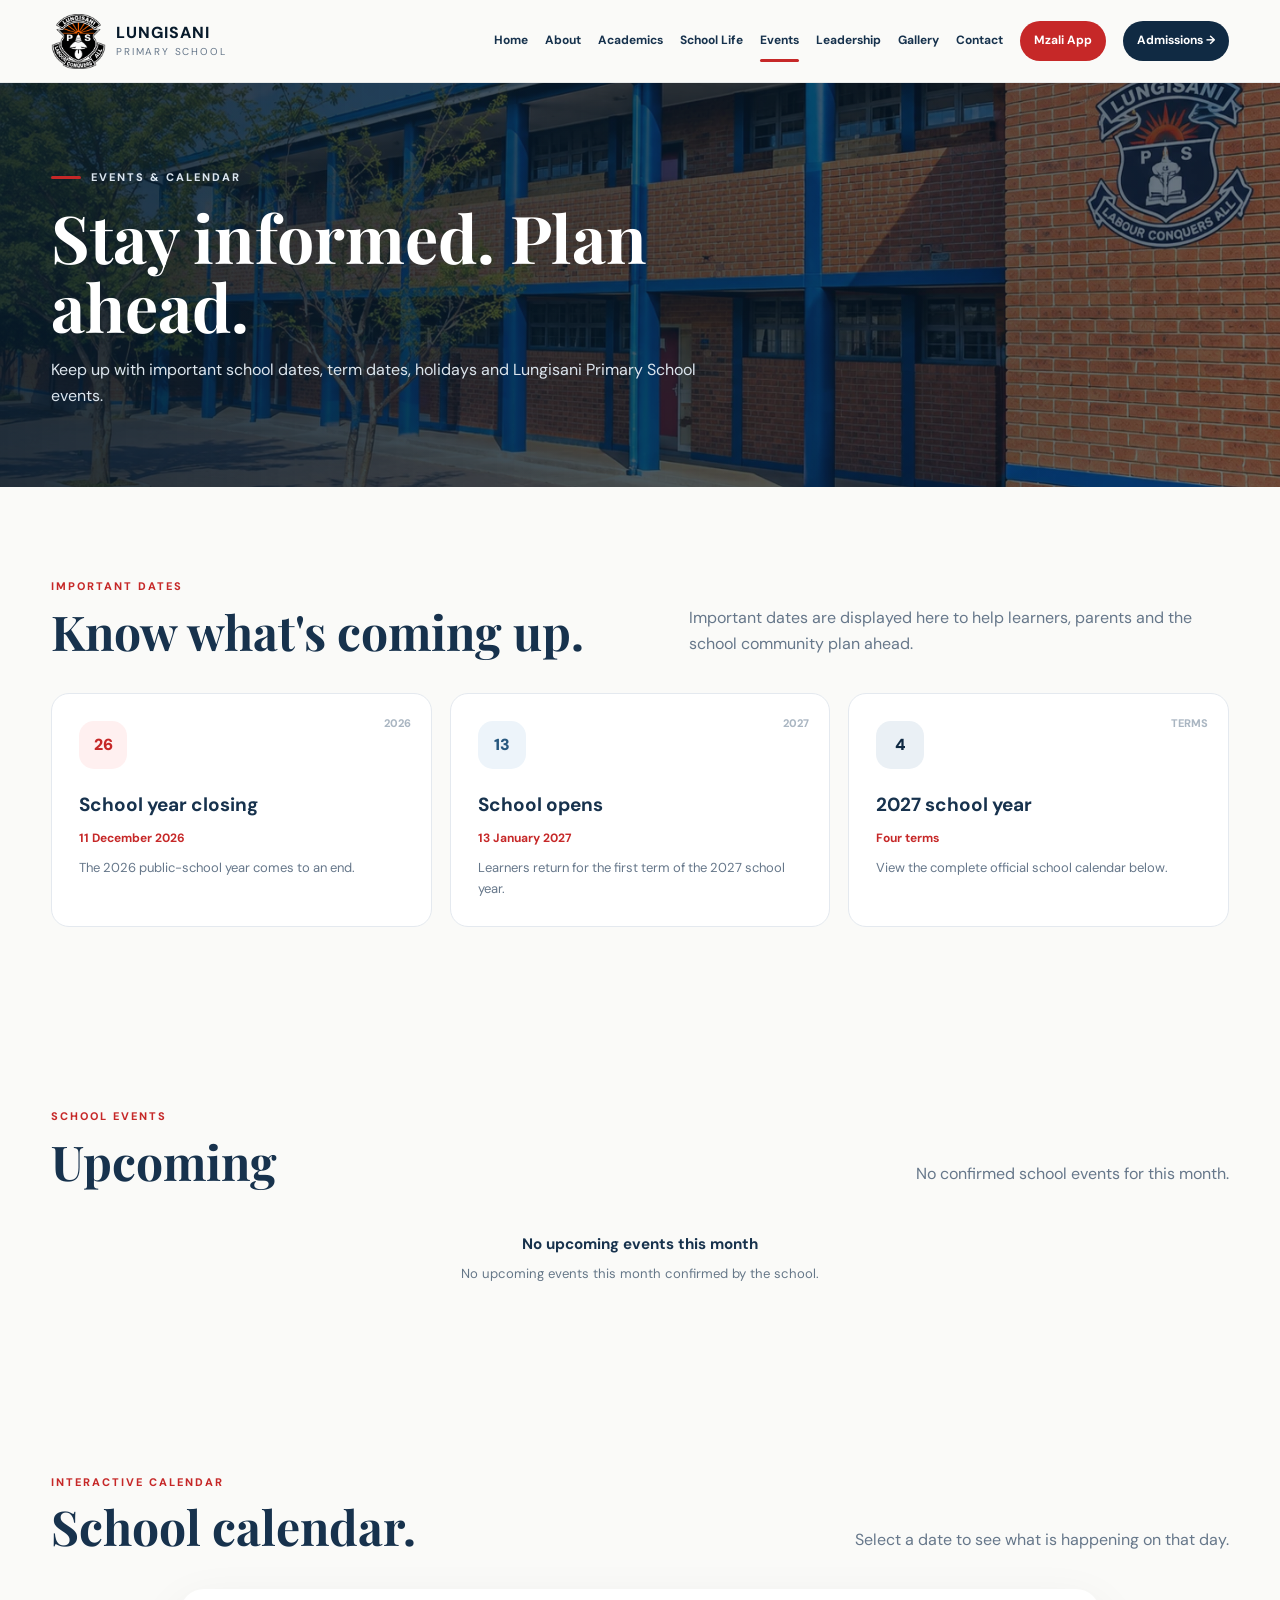
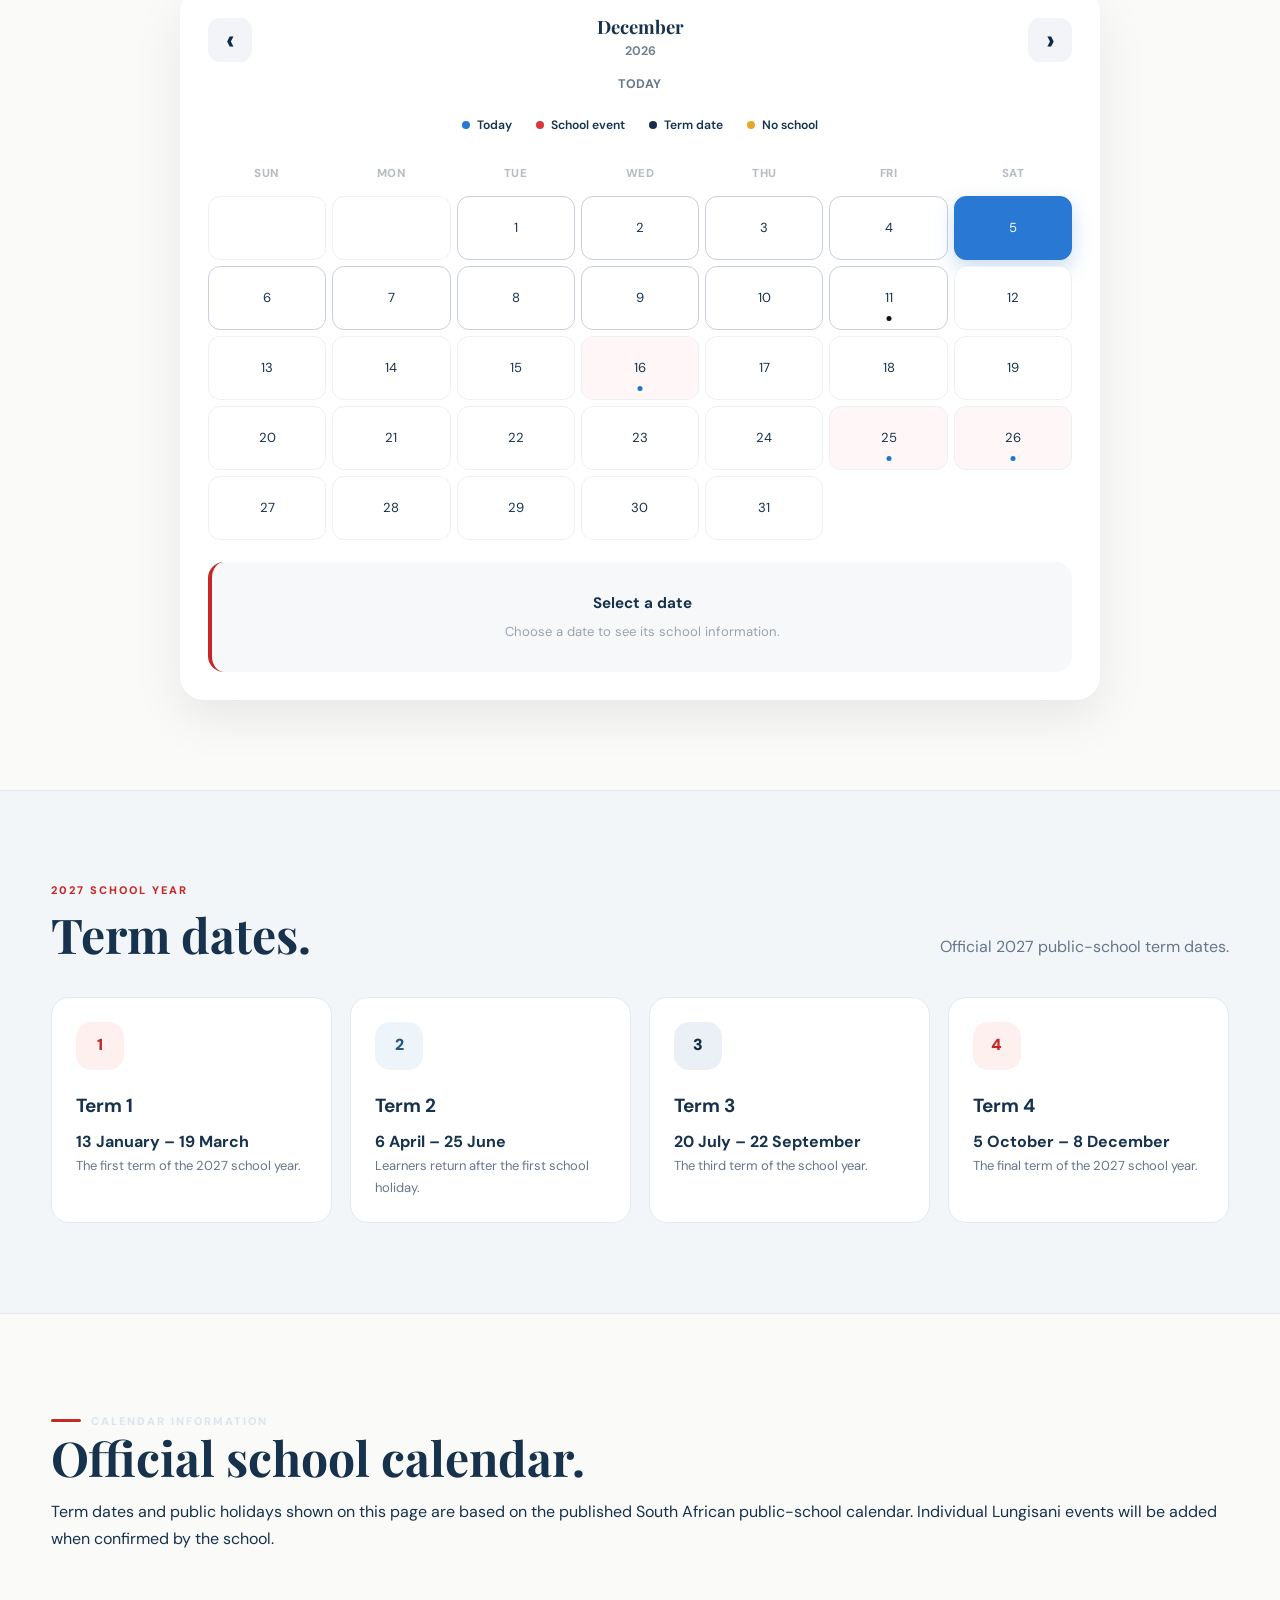
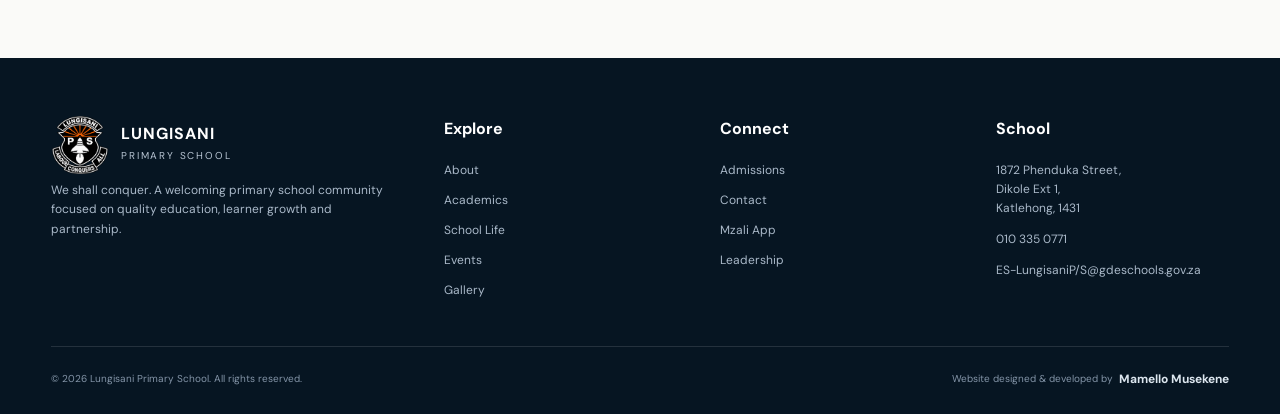
<file: events/index.html>
<!doctype html>
<html lang="en">
<head>
    <meta charset="utf-8">
    <meta name="viewport" content="width=device-width,initial-scale=1">

    <title>Events & School Calendar | Lungisani Primary School</title>

    <meta
        name="description"
        content="Lungisani Primary School events, important dates and the official school calendar."
    >

    <link rel="stylesheet" href="../assets/css/style.css">
</head>

<body>

<a class="skip-link" href="#main-content">Skip to content</a>

<header class="site-header">
    <div class="container nav-wrap">

        <a class="brand" href="../index.html" aria-label="Lungisani Primary School home">
            <img
                src="../assets/images/school-logo.png"
                alt="Lungisani Primary School logo"
            >

            <span class="brand-text">
                <strong>LUNGISANI</strong>
                <small>PRIMARY SCHOOL</small>
            </span>
        </a>

        <button
            class="menu-toggle"
            type="button"
            aria-label="Open menu"
            aria-expanded="false"
            aria-controls="main-navigation"
        >
            <span></span>
            <span></span>
            <span></span>
        </button>

        <nav
            id="main-navigation"
            class="main-nav"
            aria-label="Main navigation"
        >
            <a href="../index.html">Home</a>
            <a href="../about/index.html">About</a>
            <a href="../academics/index.html">Academics</a>
            <a href="../school-life/index.html">School Life</a>
            <a class="active" href="../events/index.html">Events</a>
            <a href="../leadership/index.html">Leadership</a>
            <a href="../gallery/index.html">Gallery</a>
            <a href="../contact/index.html">Contact</a>
            <a class="app-link" href="../mzali-app/index.html">Mzali App</a>
            <a class="admissions-link" href="../admissions/index.html">Admissions →</a>
        </nav>

    </div>
</header>


<main id="main-content">

    <!-- PAGE HERO -->
    <section class="page-hero">
        <div class="container">

            <div class="eyebrow">Events & Calendar</div>

            <h1>
                Stay informed. Plan ahead.
            </h1>

            <p>
                Keep up with important school dates, term dates,
                holidays and Lungisani Primary School events.
            </p>

        </div>
    </section>


    <!-- IMPORTANT DATES -->
    <section class="section">
        <div class="container">

            <div class="section-head">

                <div>
                    <div class="section-kicker">
                        Important dates
                    </div>

                    <h2>
                        Know what's coming up.
                    </h2>
                </div>

                <p>
                    Important dates are displayed here to help learners,
                    parents and the school community plan ahead.
                </p>

            </div>


            <div class="phase-grid">

                <article class="phase-card">
                    <div class="feature-icon red">26</div>

                    <span>2026</span>

                    <h3>
                        School year closing
                    </h3>

                    <strong>
                        11 December 2026
                    </strong>

                    <p>
                        The 2026 public-school year comes to an end.
                    </p>
                </article>


                <article class="phase-card">
                    <div class="feature-icon blue">13</div>

                    <span>2027</span>

                    <h3>
                        School opens
                    </h3>

                    <strong>
                        13 January 2027
                    </strong>

                    <p>
                        Learners return for the first term of the
                        2027 school year.
                    </p>
                </article>


                <article class="phase-card">
                    <div class="feature-icon navy">4</div>

                    <span>TERMS</span>

                    <h3>
                        2027 school year
                    </h3>

                    <strong>
                        Four terms
                    </strong>

                    <p>
                        View the complete official school calendar
                        below.
                    </p>
                </article>

            </div>

        </div>
    </section>


    <!-- SCHOOL EVENTS -->
    <section class="section">
        <div class="container">

            <div class="section-head">

                <div>
                    <div class="section-kicker">
                        School events
                    </div>

                    <h2 id="upcomingEventsTitle">
                        Upcoming
                    </h2>
                </div>

                <p id="upcomingEventsIntro">
                    Confirmed school events for this month.
                </p>

            </div>


            <div
                class="event-list"
                id="upcomingEvents"
                aria-live="polite"
            >
                <!-- Filled automatically by events.js -->
            </div>

        </div>
    </section>


    <!-- INTERACTIVE CALENDAR -->
    <section class="section calendar-section">

        <div class="container">

            <div class="section-head">

                <div>

                    <div class="section-kicker">
                        Interactive calendar
                    </div>

                    <h2>
                        School calendar.
                    </h2>

                </div>

                <p>
                    Select a date to see what is happening
                    on that day.
                </p>

            </div>


            <!-- THIS IS THE SECOND CODE'S CALENDAR STYLE ONLY -->

            <div class="school-calendar-card">

                <div class="calendar-toolbar">

                    <button
                        class="calendar-nav"
                        id="prevMonth"
                        type="button"
                        aria-label="Previous month"
                    >
                        ‹
                    </button>


                    <div class="calendar-title-wrap">

                        <h2 id="calendarTitle">
                            October
                        </h2>

                        <span id="calendarYear">
                            2026
                        </span>

                    </div>


                    <button
                        class="calendar-nav"
                        id="nextMonth"
                        type="button"
                        aria-label="Next month"
                    >
                        ›
                    </button>

                </div>


                <div
                    class="calendar-current-month"
                    id="currentMonthMessage"
                >
                    Today
                </div>


                <div class="calendar-legend">

                    <span>
                        <i class="legend-dot today-dot"></i>
                        Today
                    </span>

                    <span>
                        <i class="legend-dot event-dot"></i>
                        School event
                    </span>

                    <span>
                        <i class="legend-dot term-dot"></i>
                        Term date
                    </span>

                    <span>
                        <i class="legend-dot holiday-dot"></i>
                        No school
                    </span>

                </div>


                <div class="calendar-weekdays">

                    <span>Sun</span>
                    <span>Mon</span>
                    <span>Tue</span>
                    <span>Wed</span>
                    <span>Thu</span>
                    <span>Fri</span>
                    <span>Sat</span>

                </div>


                <div
                    class="calendar-grid"
                    id="calendarGrid"
                    aria-label="Interactive school calendar"
                >
                </div>


                <div
                    class="calendar-detail"
                    id="calendarDetail"
                    aria-live="polite"
                >

                    <div class="calendar-detail-empty">

                        <strong>
                            Select a date
                        </strong>

                        <span>
                            Choose a date to see its school information.
                        </span>

                    </div>

                </div>

            </div>

        </div>

    </section>


    <!-- 2027 TERMS -->
    <section class="section glance">

        <div class="container">

            <div class="section-head">

                <div>

                    <div class="section-kicker">
                        2027 school year
                    </div>

                    <h2>
                        Term dates.
                    </h2>

                </div>

                <p>
                    Official 2027 public-school term dates.
                </p>

            </div>


            <div class="support-grid">

                <article class="support-card">

                    <div class="feature-icon red">
                        1
                    </div>

                    <h3>
                        Term 1
                    </h3>

                    <strong>
                        13 January – 19 March
                    </strong>

                    <p>
                        The first term of the 2027 school year.
                    </p>

                </article>


                <article class="support-card">

                    <div class="feature-icon blue">
                        2
                    </div>

                    <h3>
                        Term 2
                    </h3>

                    <strong>
                        6 April – 25 June
                    </strong>

                    <p>
                        Learners return after the first school holiday.
                    </p>

                </article>


                <article class="support-card">

                    <div class="feature-icon navy">
                        3
                    </div>

                    <h3>
                        Term 3
                    </h3>

                    <strong>
                        20 July – 22 September
                    </strong>

                    <p>
                        The third term of the school year.
                    </p>

                </article>


                <article class="support-card">

                    <div class="feature-icon red">
                        4
                    </div>

                    <h3>
                        Term 4
                    </h3>

                    <strong>
                        5 October – 8 December
                    </strong>

                    <p>
                        The final term of the 2027 school year.
                    </p>

                </article>

            </div>

        </div>

    </section>


    <!-- OFFICIAL CALENDAR INFORMATION -->
    <section class="section">

        <div class="container">

            <div class="section-heading">

                <div>

                    <div class="eyebrow">
                        Calendar information
                    </div>

                    <h2>
                        Official school calendar.
                    </h2>

                </div>

                <p>
                    Term dates and public holidays shown on this page
                    are based on the published South African public-school
                    calendar. Individual Lungisani events will be added
                    when confirmed by the school.
                </p>

            </div>

        </div>

    </section>

</main>


<!-- FOOTER -->
<footer class="site-footer">

    <div class="container footer-grid">

        <div class="footer-brand">

            <img
                src="../assets/images/school-logo.png"
                alt="Lungisani Primary School logo"
            >

            <div>
                <strong>LUNGISANI</strong>
                <span>PRIMARY SCHOOL</span>
            </div>

            <p>
                We shall conquer. A welcoming primary school community
                focused on quality education, learner growth and partnership.
            </p>

        </div>


        <div>

            <h4>Explore</h4>

            <a href="../about/index.html">About</a>
            <a href="../academics/index.html">Academics</a>
            <a href="../school-life/index.html">School Life</a>
            <a href="../events/index.html">Events</a>
            <a href="../gallery/index.html">Gallery</a>

        </div>


        <div>

            <h4>Connect</h4>

            <a href="../admissions/index.html">Admissions</a>
            <a href="../contact/index.html">Contact</a>
            <a href="../mzali-app/index.html">Mzali App</a>
            <a href="../leadership/index.html">Leadership</a>

        </div>


        <div>

            <h4>School</h4>

            <p>
                1872 Phenduka Street,<br>
                Dikole Ext 1,<br>
                Katlehong, 1431
            </p>

            <p>
                010 335 0771
            </p>

            <p>
                <a href="mailto:ES-LungisaniP/S@gdeschools.gov.za">
                    ES-LungisaniP/S@gdeschools.gov.za
                </a>
            </p>

        </div>

    </div>


    <div class="container footer-bottom">

        <span>
            © 2026 Lungisani Primary School. All rights reserved.
        </span>

        <span class="footer-credit">

            Website designed &amp; developed by

            <a
                href="https://mamello-portfolio.vercel.app/"
                target="_blank"
                rel="noopener noreferrer"
            >
                Mamello Musekene
            </a>

        </span>

    </div>

</footer>


<button
    class="back-top"
    type="button"
    aria-label="Back to top"
>
    ↑
</button>


<script src="../assets/js/main.js"></script>
<script src="../assets/js/events.js"></script>

</body>
</html>
</file>
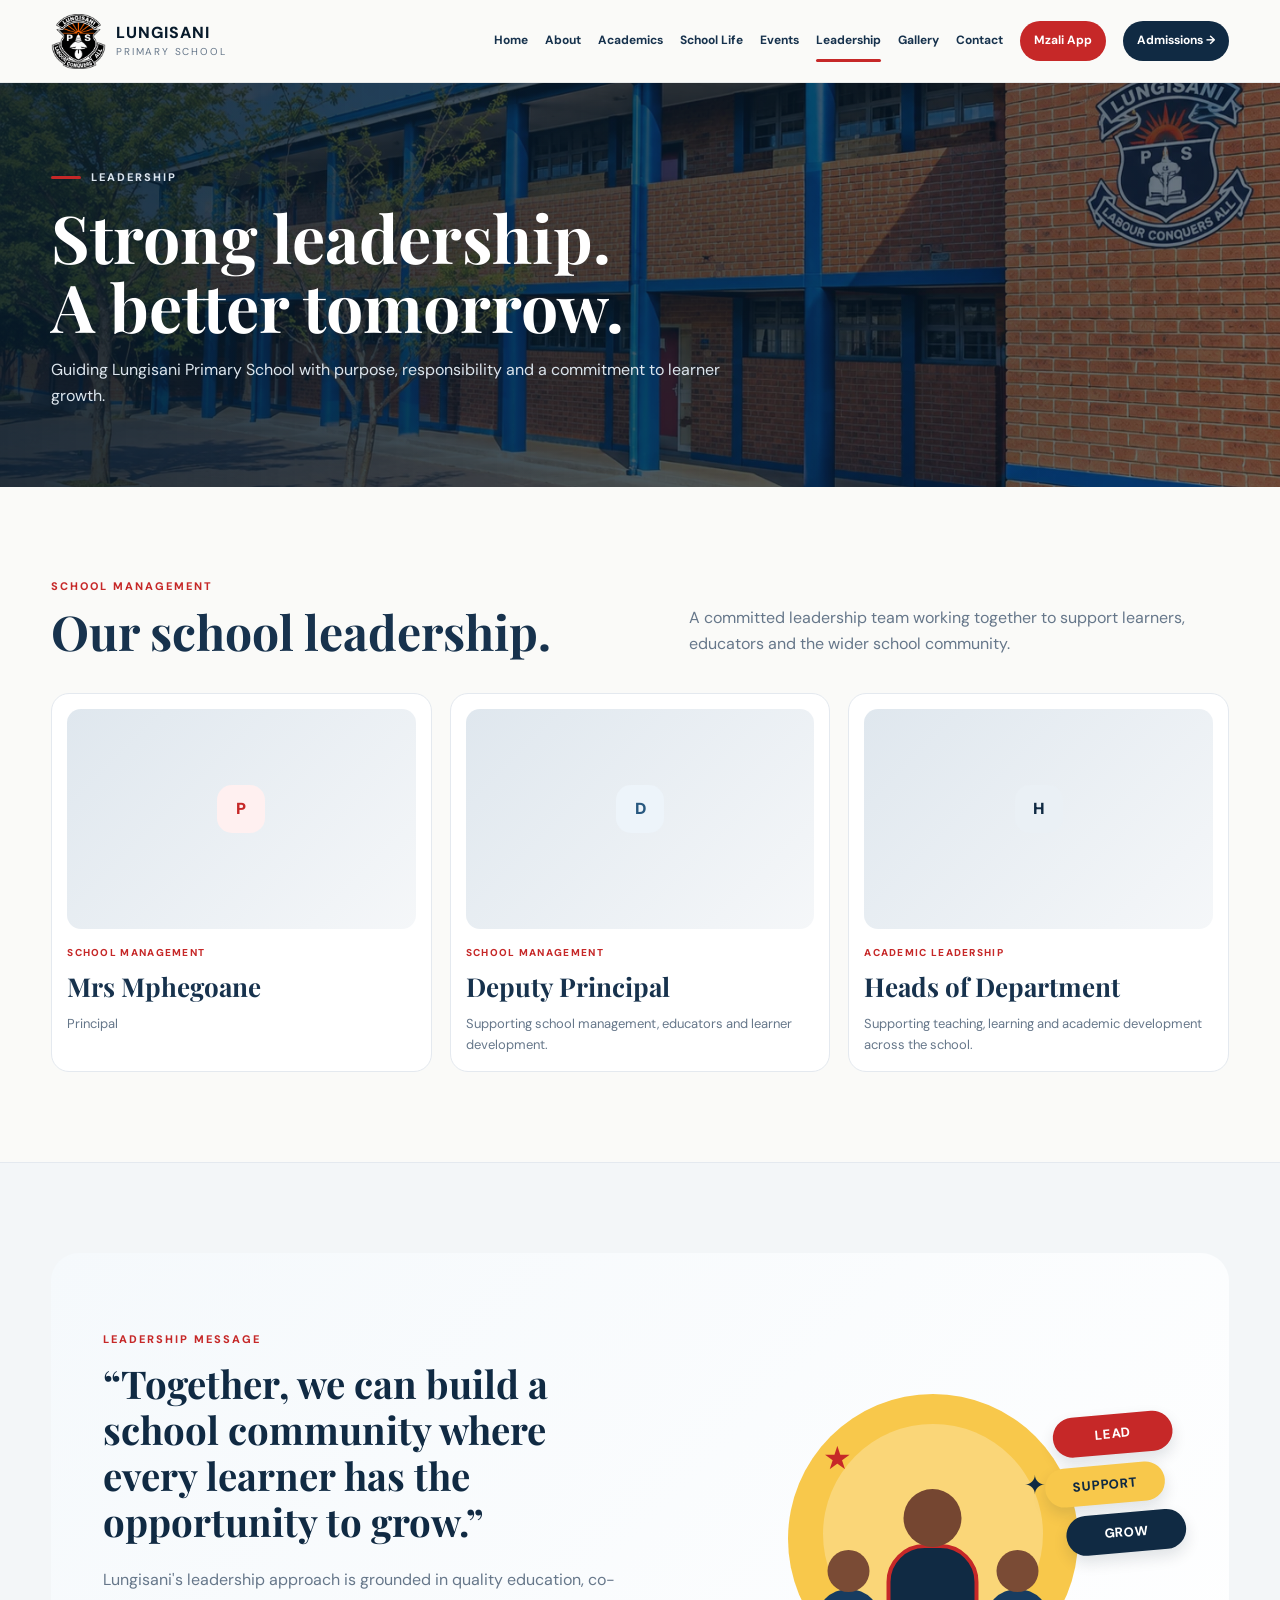
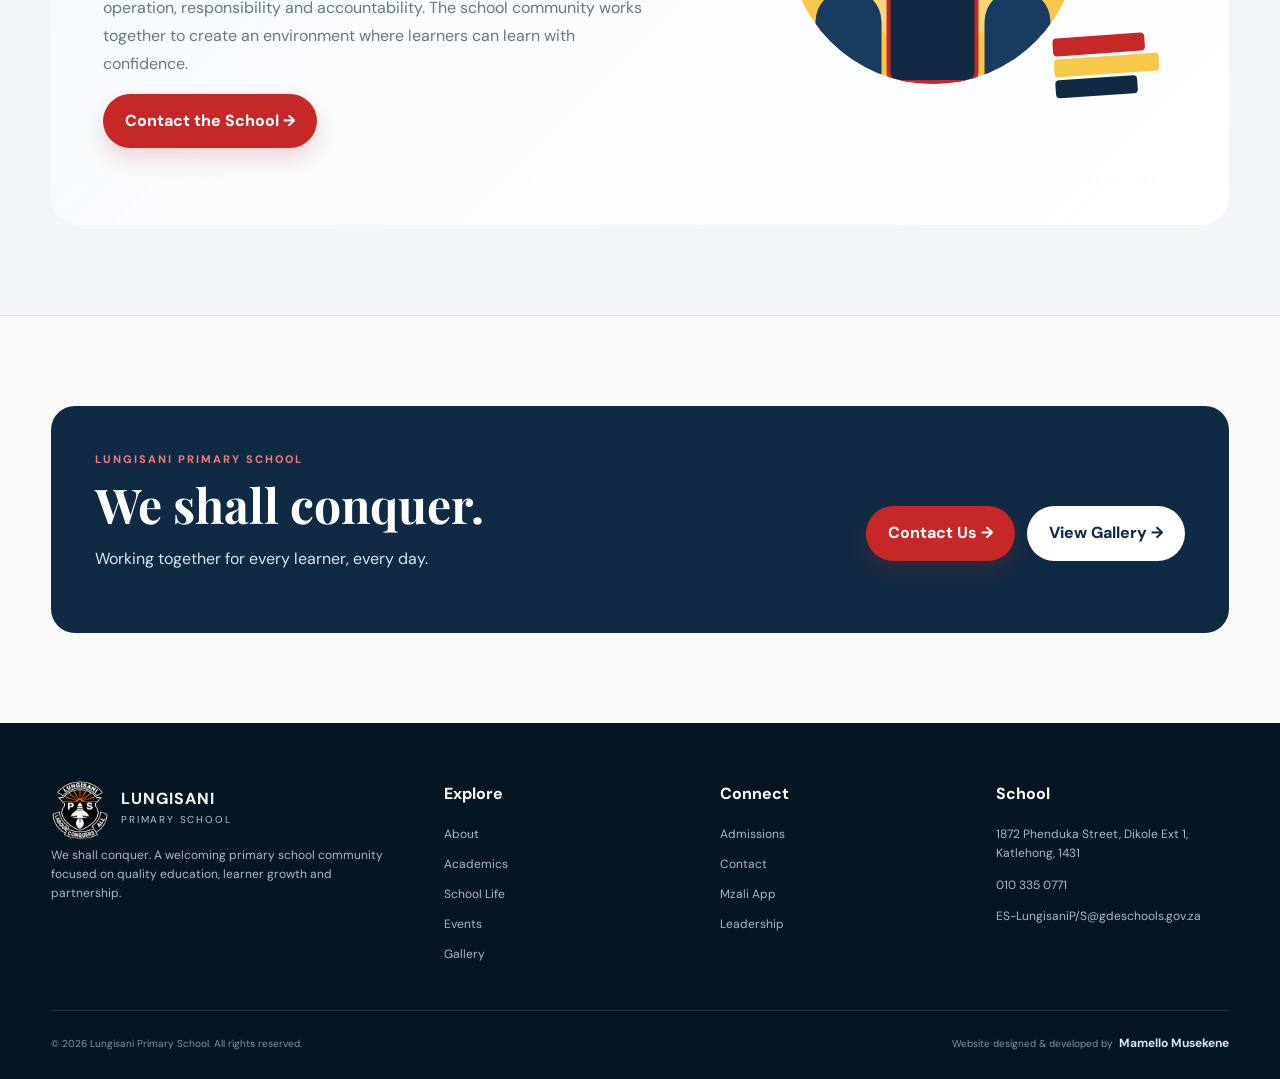
<file: leadership/index.html>
<!doctype html>
<html lang="en">

<head>
    <meta charset="utf-8">
    <meta name="viewport" content="width=device-width, initial-scale=1">

    <title>Leadership | Lungisani Primary School</title>

    <meta
        name="description"
        content="Meet the leadership team of Lungisani Primary School."
    >

    <link rel="stylesheet" href="../assets/css/style.css">
</head>

<body>

    <a class="skip-link" href="#main-content">
        Skip to content
    </a>


    <!-- =========================
         HEADER
    ========================== -->

    <header class="site-header">

        <div class="container nav-wrap">

            <a
                class="brand"
                href="../index.html"
                aria-label="Lungisani Primary School home"
            >

                <img
                    src="../assets/images/school-logo.png"
                    alt="Lungisani Primary School logo"
                >

                <span class="brand-text">
                    <strong>LUNGISANI</strong>
                    <small>PRIMARY SCHOOL</small>
                </span>

            </a>


            <button
                class="menu-toggle"
                type="button"
                aria-label="Open menu"
                aria-expanded="false"
                aria-controls="main-navigation"
            >
                <span></span>
                <span></span>
                <span></span>
            </button>


            <nav
                id="main-navigation"
                class="main-nav"
                aria-label="Main navigation"
            >

                <a href="../index.html">
                    Home
                </a>

                <a href="../about/index.html">
                    About
                </a>

                <a href="../academics/index.html">
                    Academics
                </a>

                <a href="../school-life/index.html">
                    School Life
                </a>

                <a href="../events/index.html">
                    Events
                </a>

                <a
                    class="active"
                    href="../leadership/index.html"
                >
                    Leadership
                </a>

                <a href="../gallery/index.html">
                    Gallery
                </a>

                <a href="../contact/index.html">
                    Contact
                </a>

                <a
                    class="app-link"
                    href="../mzali-app/index.html"
                >
                    Mzali App
                </a>

                <a
                    class="admissions-link"
                    href="../admissions/index.html"
                >
                    Admissions →
                </a>

            </nav>

        </div>

    </header>



    <main id="main-content">


        <!-- =========================
             PAGE HERO
        ========================== -->

        <section class="page-hero">

            <div class="container">

                <div class="eyebrow">
                    Leadership
                </div>

                <h1>
                    Strong leadership.<br>
                    A better tomorrow.
                </h1>

                <p>
                    Guiding Lungisani Primary School with purpose,
                    responsibility and a commitment to learner growth.
                </p>

            </div>

        </section>



        <!-- =========================
             LEADERSHIP TEAM
        ========================== -->

        <section class="section">

            <div class="container">

                <div class="section-head leadership-heading">

                    <div>

                        <div class="section-kicker">
                            School management
                        </div>

                        <h2>
                            Our school leadership.
                        </h2>

                    </div>

                    <p>
                        A committed leadership team working together
                        to support learners, educators and the wider
                        school community.
                    </p>

                </div>


                <div class="leadership-grid">


                    <!-- PRINCIPAL -->

                    <article class="leader-card">

                        <div class="leader-photo">

                            <div class="feature-icon red">
                                P
                            </div>

                        </div>

                        <span>
                            School Management
                        </span>

                        <h3>
                            Mrs Mphegoane
                        </h3>

                        <p>
                            Principal
                        </p>

                    </article>



                    <!-- DEPUTY PRINCIPAL -->

                    <article class="leader-card">

                        <div class="leader-photo">

                            <div class="feature-icon blue">
                                D
                            </div>

                        </div>

                        <span>
                            School Management
                        </span>

                        <h3>
                            Deputy Principal
                        </h3>

                        <p>
                            Supporting school management,
                            educators and learner development.
                        </p>

                    </article>



                    <!-- HEADS OF DEPARTMENT -->

                    <article class="leader-card">

                        <div class="leader-photo">

                            <div class="feature-icon navy">
                                H
                            </div>

                        </div>

                        <span>
                            Academic Leadership
                        </span>

                        <h3>
                            Heads of Department
                        </h3>

                        <p>
                            Supporting teaching, learning and
                            academic development across the school.
                        </p>

                    </article>

                </div>

            </div>

        </section>



        <!-- =========================
             LEADERSHIP MESSAGE
        ========================== -->

        <section class="section glance">
    <div class="container">
        <div class="leadership-message leadership-message-playful">

            <div class="message-copy">
                <div class="section-kicker">Leadership message</div>

                <blockquote>
                    “Together, we can build a school community where every learner has the opportunity to grow.”
                </blockquote>

                <p>
                    Lungisani's leadership approach is grounded in quality education,
                    co-operation, responsibility and accountability. The school community
                    works together to create an environment where learners can learn with confidence.
                </p>

                <a class="btn btn-red" href="../contact/index.html">
                    Contact the School →
                </a>
            </div>

            <div class="leadership-visual" aria-label="Leadership values">

                <div class="leadership-circle">
                    <div class="circle-star star-one">★</div>
                    <div class="circle-star star-two">✦</div>

                    <div class="leader-people">
                        <div class="person person-one">
                            <span class="person-head"></span>
                            <span class="person-body"></span>
                        </div>

                        <div class="person person-main">
                            <span class="person-head"></span>
                            <span class="person-body"></span>
                        </div>

                        <div class="person person-two">
                            <span class="person-head"></span>
                            <span class="person-body"></span>
                        </div>
                    </div>
                </div>

                <div class="leadership-values">
                    <span class="value value-red">LEAD</span>
                    <span class="value value-yellow">SUPPORT</span>
                    <span class="value value-navy">GROW</span>
                </div>

                <div class="leadership-books">
                    <span></span>
                    <span></span>
                    <span></span>
                </div>

            </div>

        </div>
    </div>
</section>



        <!-- =========================
             FINAL CTA
        ========================== -->

        <section class="section">

            <div class="container">

                <div
                    class="cta"
                    style="
                        background:var(--navy);
                        color:#fff;
                        border-radius:24px;
                        padding:44px;
                        display:flex;
                        justify-content:space-between;
                        align-items:center;
                        gap:25px;
                    "
                >

                    <div>

                        <div
                            class="section-kicker"
                            style="color:#f07a7a"
                        >
                            Lungisani Primary School
                        </div>

                        <h2>
                            We shall conquer.
                        </h2>

                        <p style="color:#dbe5ee">
                            Working together for every learner,
                            every day.
                        </p>

                    </div>


                    <div class="actions">

                        <a
                            class="btn btn-red"
                            href="../contact/index.html"
                        >
                            Contact Us →
                        </a>

                        <a
                            class="btn btn-white"
                            href="../gallery/index.html"
                        >
                            View Gallery →
                        </a>

                    </div>

                </div>

            </div>

        </section>

    </main>



    <!-- =========================
         FOOTER
    ========================== -->

    <footer class="site-footer">

        <div class="container footer-grid">


            <!-- FOOTER BRAND -->

            <div class="footer-brand">

                <img
                    src="../assets/images/school-logo.png"
                    alt="Lungisani Primary School logo"
                >

                <div>
                    <strong>LUNGISANI</strong>
                    <span>PRIMARY SCHOOL</span>
                </div>

                <p>
                    We shall conquer. A welcoming primary school
                    community focused on quality education,
                    learner growth and partnership.
                </p>

            </div>



            <!-- EXPLORE -->

            <div>

                <h4>
                    Explore
                </h4>

                <a href="../about/index.html">
                    About
                </a>

                <a href="../academics/index.html">
                    Academics
                </a>

                <a href="../school-life/index.html">
                    School Life
                </a>

                <a href="../events/index.html">
                    Events
                </a>

                <a href="../gallery/index.html">
                    Gallery
                </a>

            </div>



            <!-- CONNECT -->

            <div>

                <h4>
                    Connect
                </h4>

                <a href="../admissions/index.html">
                    Admissions
                </a>

                <a href="../contact/index.html">
                    Contact
                </a>

                <a href="../mzali-app/index.html">
                    Mzali App
                </a>

                <a href="../leadership/index.html">
                    Leadership
                </a>

            </div>



            <!-- SCHOOL -->

            <div>

                <h4>
                    School
                </h4>

                <p>
                    1872 Phenduka Street,
                    Dikole Ext 1,
                    Katlehong, 1431
                </p>

                <p>
                    010 335 0771
                </p>

                <p>
                    <a href="mailto:ES-LungisaniP/S@gdeschools.gov.za">
                        ES-LungisaniP/S@gdeschools.gov.za
                    </a>
                </p>

            </div>

        </div>



        <!-- FOOTER BOTTOM -->

        <div class="container footer-bottom">

            <span>
                © 2026 Lungisani Primary School.
                All rights reserved.
            </span>

            <span class="footer-credit">

                Website designed &amp; developed by

                <a
                    href="https://mamello-portfolio.vercel.app/"
                    target="_blank"
                    rel="noopener noreferrer"
                >
                    Mamello Musekene
                </a>

            </span>

        </div>

    </footer>



    <!-- BACK TO TOP -->

    <button
        class="back-top"
        type="button"
        aria-label="Back to top"
    >
        ↑
    </button>



    <!-- JAVASCRIPT -->

    <script src="../assets/js/main.js"></script>

</body>
</html>
</file>
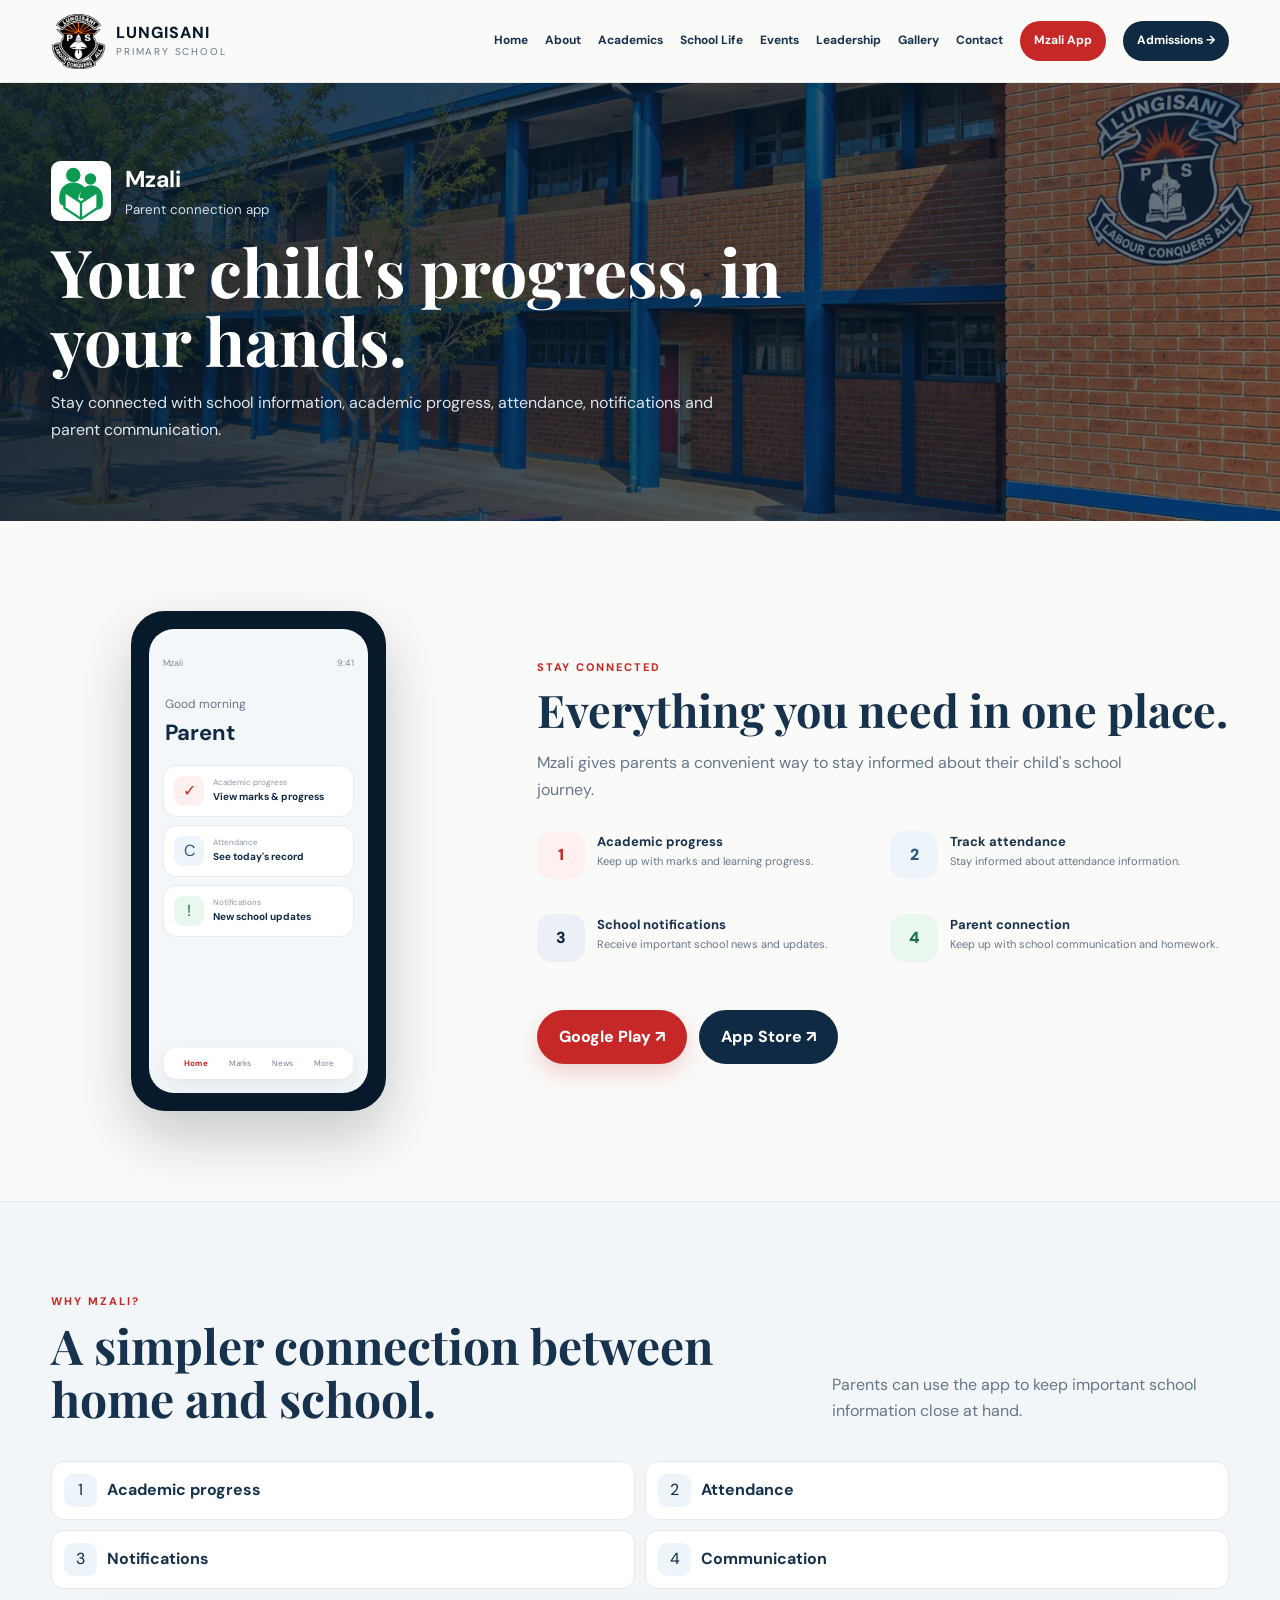
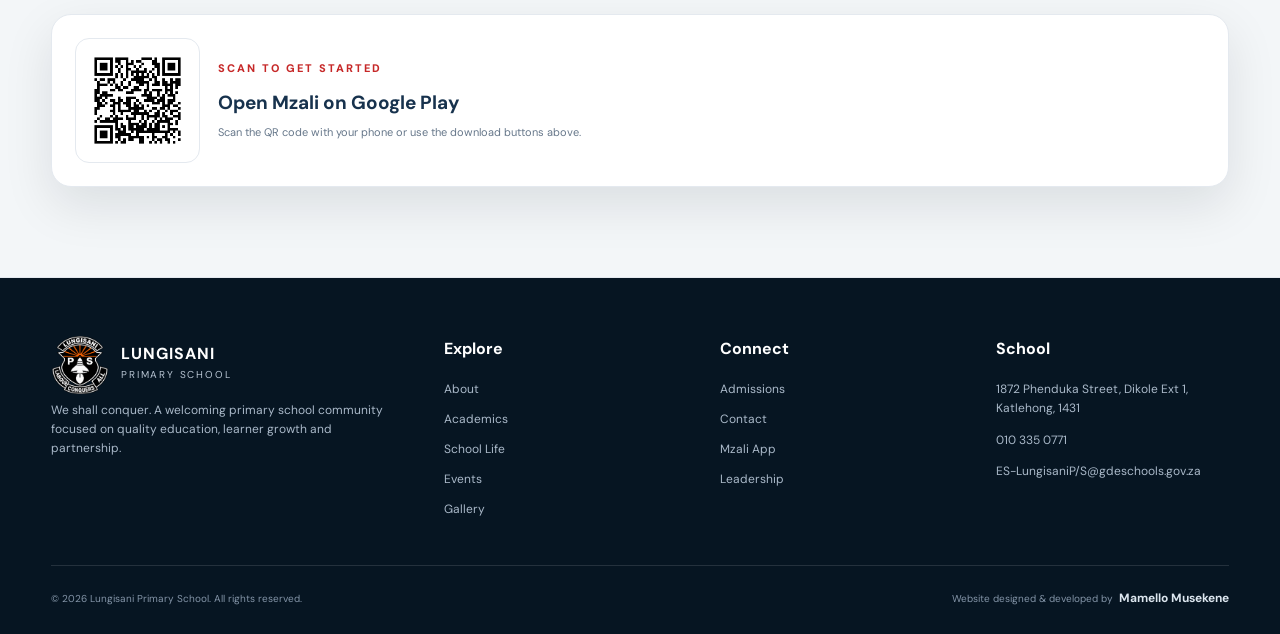
<file: mzali-app/index.html>
<!doctype html>
<html lang="en">
    <head>
        <meta charset="utf-8">
        <meta name="viewport" content="width=device-width,initial-scale=1">
        <title>Mzali App | Lungisani Primary School</title>
        <meta name="description" content="Lungisani Primary School — quality education, learner growth and community partnership.">
        <link rel="stylesheet" href="../assets/css/style.css">
    </head>
        <body>
            <a class="skip-link" href="#main-content">Skip to content</a>
            <header class="site-header">
                <div class="container nav-wrap">
                    <a class="brand" href="../index.html" aria-label="Lungisani Primary School home">
                        <img src="../assets/images/school-logo.png" alt="Lungisani Primary School logo">
                        <span class="brand-text">
                <strong>LUNGISANI</strong>
                <small>PRIMARY SCHOOL</small>
            </span>
        </a>
        <button class="menu-toggle" type="button" aria-label="Open menu" aria-expanded="false" aria-controls="main-navigation"><span>

        </span>
        <span>

        </span>
        <span>

        </span>
        </button>
        <nav id="main-navigation" class="main-nav" aria-label="Main navigation">
            <a class="" href="../index.html">Home</a>
            <a class="" href="../about/index.html">About</a>
            <a class="" href="../academics/index.html">Academics</a>
            <a class="" href="../school-life/index.html">School Life</a>
            <a class="" href="../events/index.html">Events</a>
            <a class="" href="../leadership/index.html">Leadership</a>
            <a class="" href="../gallery/index.html">Gallery</a>
            <a class="" href="../contact/index.html">Contact</a>
            <a class="app-link" href="../mzali-app/index.html">Mzali App</a>
            <a class="admissions-link" href="../admissions/index.html">Admissions →</a>
        </nav>
    </div>
</header>
<main id="main-content">
            <section class="page-hero">
                <div class="container">
                    <div class="mzali-hero-brand">
                        <img src="../assets/images/mzali-logo.svg" alt="Mzali app logo">
                        <div>
                            <strong>Mzali</strong>
                            <small>Parent connection app</small>
                        </div>
                    </div>
                    <h1>Your child's progress, in your hands.</h1>
                    <p>
                        Stay connected with school information, academic progress, attendance, notifications and parent communication.
                    </p>
                </div>
            </section>
            <section class="section">
                <div class="container">
                    <div class="mzali-showcase">
                        <div class="phone-wrap">
                            <div class="phone">
                                <div class="phone-screen">
                                    <div class="phone-status">
                                        <span>Mzali</span>
                                        <span>9:41</span>
                                    </div>
                                    <div class="phone-welcome">Good morning<strong>Parent</strong>
                                    </div><div class="phone-card">
                                        <span class="mini-icon red-bg">✓</span>
                                        <div>
                                            <small>Academic progress</small>
                                            <strong>View marks &amp; progress</strong>
                                        </div>
                                    </div>
                                    <div class="phone-card">
                                        <span class="mini-icon blue-bg">C</span>
                                        <div>
                                            <small>Attendance</small>
                                            <strong>See today's record</strong>
                                        </div>
                                    </div>
                                    <div class="phone-card">
                                        <span class="mini-icon green-bg">!</span>
                                        <div>
                                            <small>Notifications</small>
                                            <strong>New school updates</strong>
                                        </div>
                                    </div>
                                    <div class="phone-nav">
                                        <span>Home</span>
                                        <span>Marks</span>
                                        <span>News</span>
                                        <span>More</span>
                                    </div>
                                </div>
                            </div>
                        </div>
                        <div class="mzali-copy">
                            <div class="section-kicker">Stay connected</div>
                            <h2>Everything you need in one place.</h2>
                            <p>Mzali gives parents a convenient way to stay informed about their child's school journey.</p>
                            <div class="mzali-feature-list"><div>
                                <span class="feature-icon red">1</span>
                                <div>
                                    <strong>Academic progress</strong>
                                    <small>Keep up with marks and learning progress.</small>
                                </div>
                            </div>
                            <div>
                                <span class="feature-icon blue">2</span>
                                <div>
                                    <strong>Track attendance</strong>
                                    <small>Stay informed about attendance information.</small>
                                </div>
                            </div>
                            <div>
                                <span class="feature-icon navy">3</span>
                                <div>
                                    <strong>School notifications</strong>
                                    <small>Receive important school news and updates.</small>
                                </div>
                            </div>
                            <div>
                                <span class="feature-icon green">4</span>
                                <div>
                                    <strong>Parent connection</strong>
                                    <small>Keep up with school communication and homework.</small>
                                </div>
                            </div>
                        </div>
                        <div class="actions">
                            <a class="btn btn-red" href="https://play.google.com/store/apps/details?id=com.mzali" target="_blank" rel="noopener">Google Play ↗</a>
                            <a class="btn btn-navy" href="https://apps.apple.com/za/app/mzali/id1197360837" target="_blank" rel="noopener">App Store ↗</a>
                        </div>
                    </div>
                </div>
            </div>
        </section>
        <section class="section glance">
            <div class="container">
                <div class="section-head">
                    <div>
                        <div class="section-kicker">Why Mzali?</div>
                        <h2>A simpler connection between home and school.</h2>
                    </div>
                    <p>Parents can use the app to keep important school information close at hand.</p>
                </div>
                <div class="why-grid"><div><span>1</span><strong>Academic progress</strong></div><div><span>2</span><strong>Attendance</strong></div><div><span>3</span><strong>Notifications</strong></div><div><span>4</span><strong>Communication</strong></div></div><div class="qr-card" style="margin-top:25px"><div class="qr-frame"><img src="../assets/images/mzali-qr.png" alt="Mzali QR code"></div><div><div class="section-kicker">Scan to get started</div><h3>Open Mzali on Google Play</h3><p>Scan the QR code with your phone or use the download buttons above.</p></div></div></div></section></main><footer class="site-footer"><div class="container footer-grid"><div class="footer-brand"><img src="../assets/images/school-logo.png" alt="Lungisani Primary School logo"><div><strong>LUNGISANI</strong><span>PRIMARY SCHOOL</span></div><p>We shall conquer. A welcoming primary school community focused on quality education, learner growth and partnership.</p></div><div><h4>Explore</h4><a href="../about/index.html">About</a><a href="../academics/index.html">Academics</a><a href="../school-life/index.html">School Life</a><a href="../events/index.html">Events</a><a href="../gallery/index.html">Gallery</a></div><div><h4>Connect</h4><a href="../admissions/index.html">Admissions</a><a href="../contact/index.html">Contact</a><a href="../mzali-app/index.html">Mzali App</a><a href="../leadership/index.html">Leadership</a></div><div><h4>School</h4>
                    <p>
                        1872 Phenduka Street,
                        Dikole Ext 1,
                        Katlehong, 1431
                    </p>
                    <p>010 335 0771</p><p><a href="mailto:ES-LungisaniP/S@gdeschools.gov.za">ES-LungisaniP/S@gdeschools.gov.za</a></p></div></div><div class="container footer-bottom"><span>© 2026 Lungisani Primary School. All rights reserved.</span><span class="footer-credit">Website designed &amp; developed by <a href="https://mamello-portfolio.vercel.app/" target="_blank" rel="noopener noreferrer">Mamello Musekene</a></span></div></footer><button class="back-top" type="button" aria-label="Back to top">↑</button><script src="../assets/js/main.js"></script></body></html>
</file>
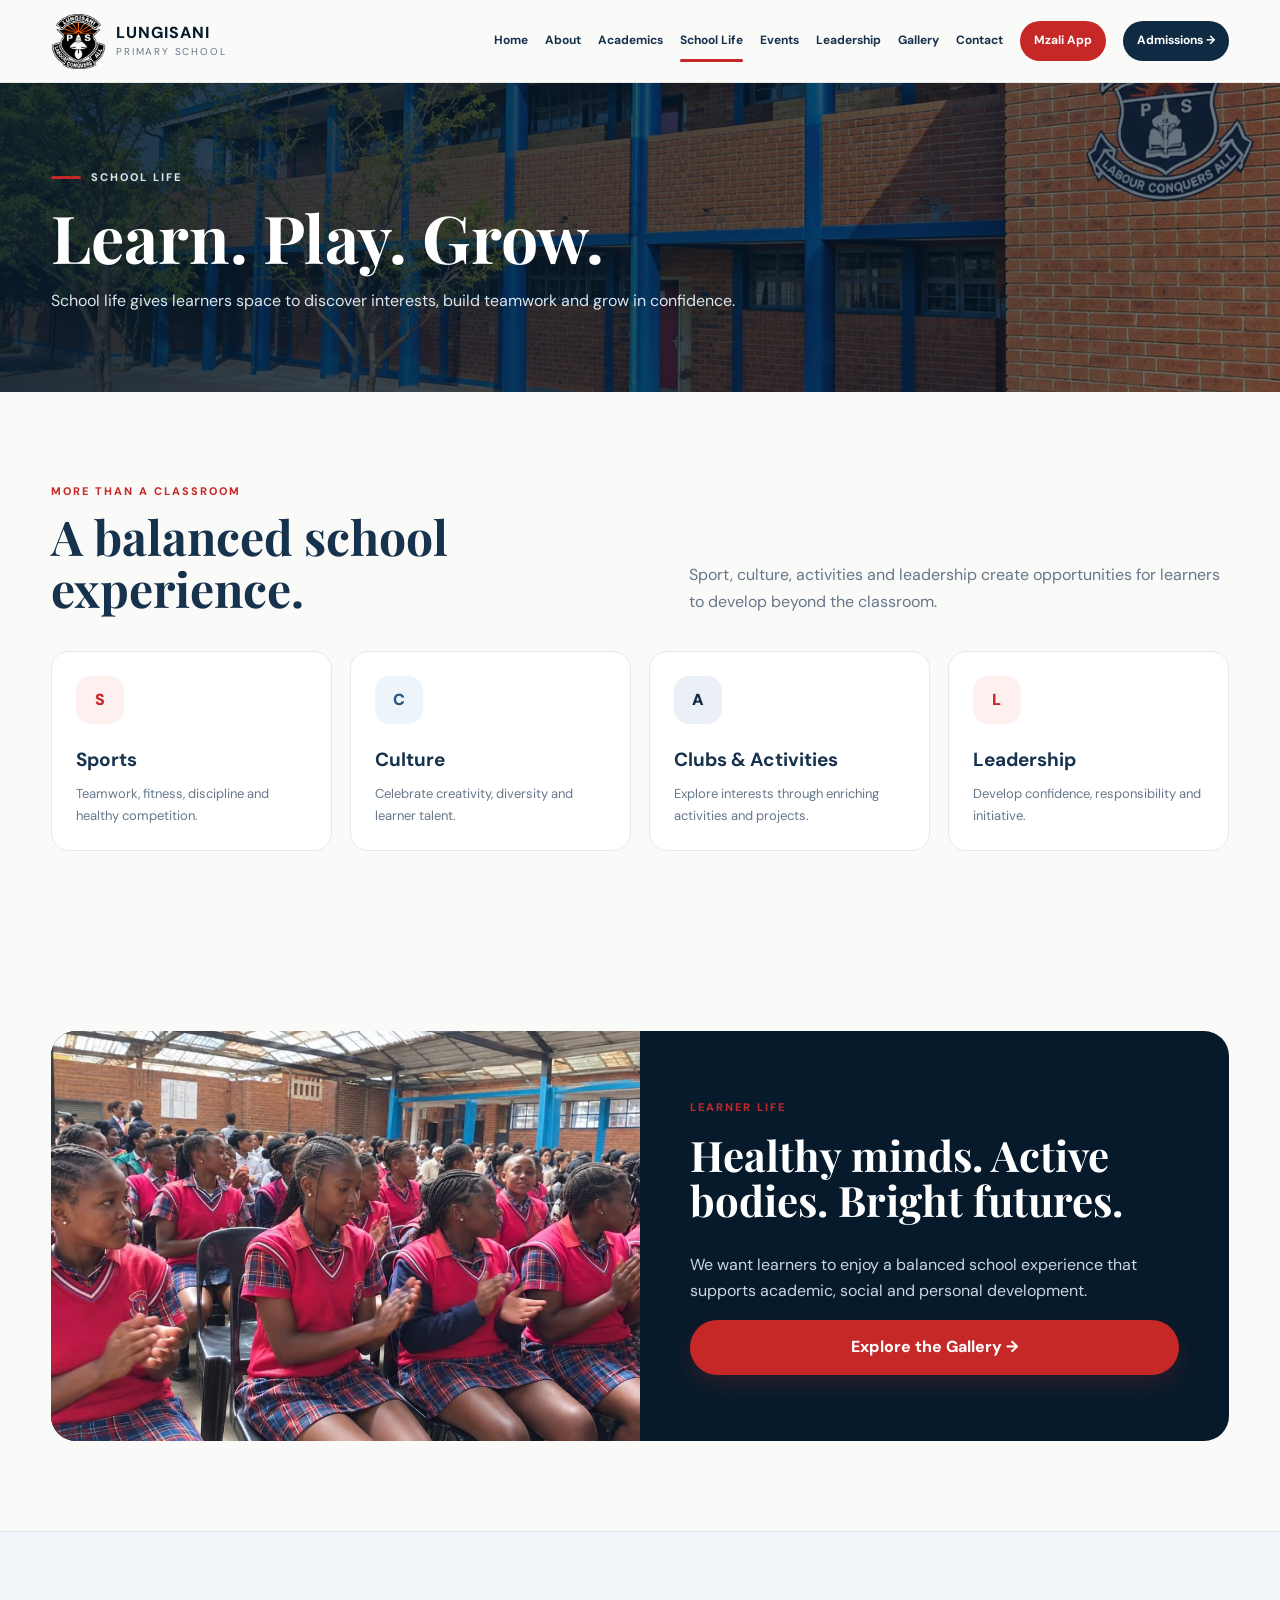
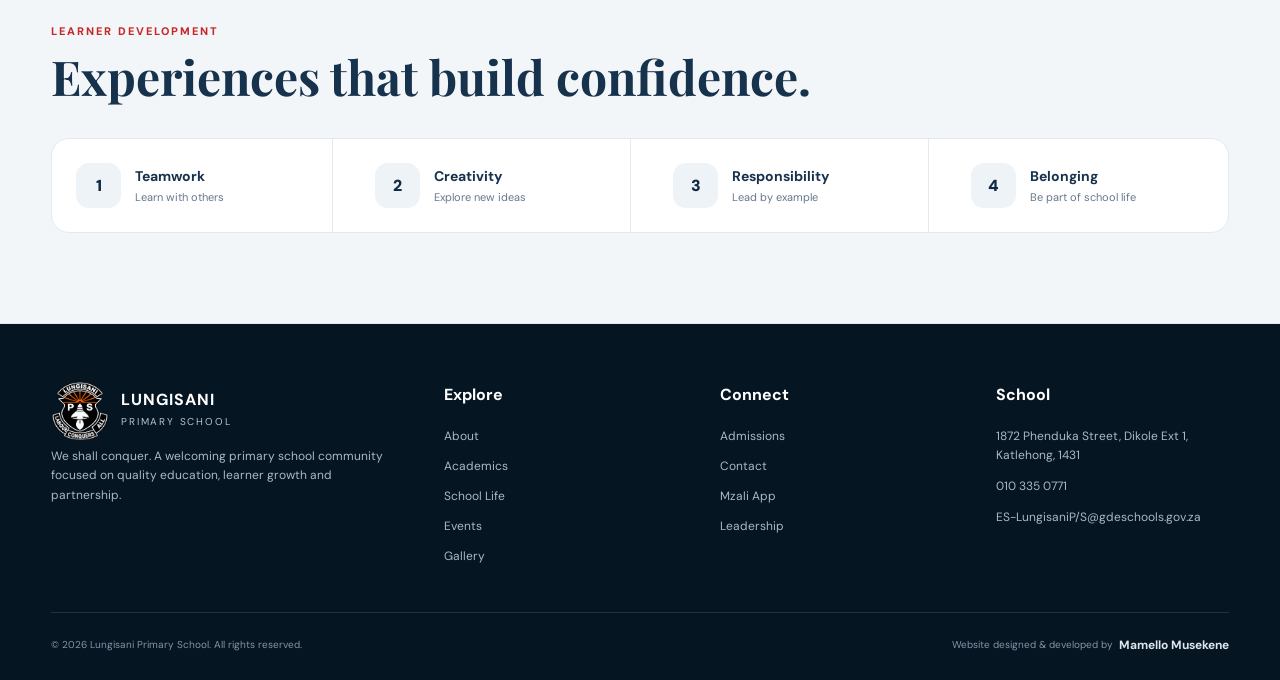
<file: school-life/index.html>
<!doctype html>
<html lang="en">
    <head>
        <meta charset="utf-8">
        <meta name="viewport" content="width=device-width,initial-scale=1">
        <title>School Life | Lungisani Primary School</title>
        <meta name="description" content="Lungisani Primary School — quality education, learner growth and community partnership.">
        <link rel="stylesheet" href="../assets/css/style.css">
    </head>
    <body>
        <a class="skip-link" href="#main-content">Skip to content</a>
        <header class="site-header">
            <div class="container nav-wrap">
                <a class="brand" href="../index.html" aria-label="Lungisani Primary School home">
                    <img src="../assets/images/school-logo.png" alt="Lungisani Primary School logo">
                    <span class="brand-text">
                        <strong>LUNGISANI</strong>
                        <small>PRIMARY SCHOOL</small>
                    </span>
                </a>
                    <button class="menu-toggle" type="button" aria-label="Open menu" aria-expanded="false" aria-controls="main-navigation">
                        <span>

                        </span>
                        <span>

                        </span>
                        <span>

                        </span>
                    </button>
                    <nav id="main-navigation" class="main-nav" aria-label="Main navigation">
                        <a class="" href="../index.html">Home</a>
                        <a class="" href="../about/index.html">About</a>
                        <a class="" href="../academics/index.html">Academics</a>
                        <a class="active" href="../school-life/index.html">School Life</a>
                        <a class="" href="../events/index.html">Events</a>
                        <a class="" href="../leadership/index.html">Leadership</a>
                        <a class="" href="../gallery/index.html">Gallery</a>
                        <a class="" href="../contact/index.html">Contact</a>
                        <a class="app-link" href="../mzali-app/index.html">Mzali App</a>
                        <a class="admissions-link" href="../admissions/index.html">Admissions →</a>
                    </nav>
                </div>
            </header>
            <main id="main-content">
                <section class="page-hero"><div class="container"><div class="eyebrow">School Life</div><h1>Learn. Play. Grow.</h1><p>School life gives learners space to discover interests, build teamwork and grow in confidence.</p></div></section><section class="section"><div class="container"><div class="section-head"><div><div class="section-kicker">More than a classroom</div><h2>A balanced school experience.</h2></div><p>Sport, culture, activities and leadership create opportunities for learners to develop beyond the classroom.</p></div><div class="life-grid"><div class="life-card"><div class="feature-icon red">S</div><h3>Sports</h3><p>Teamwork, fitness, discipline and healthy competition.</p></div><div class="life-card"><div class="feature-icon blue">C</div><h3>Culture</h3><p>Celebrate creativity, diversity and learner talent.</p></div><div class="life-card"><div class="feature-icon navy">A</div><h3>Clubs &amp; Activities</h3><p>Explore interests through enriching activities and projects.</p></div><div class="life-card"><div class="feature-icon red">L</div><h3>Leadership</h3><p>Develop confidence, responsibility and initiative.</p></div></div></div></section><section class="section"><div class="container"><div class="learner-banner"><div class="learner-photo"><img src="../assets/images/learner-assembly.jpeg" alt="Lungisani Primary School learner at a school gathering" loading="lazy"></div><div class="learner-copy"><div class="section-kicker">Learner life</div><h2>Healthy minds. Active bodies. Bright futures.</h2><p>We want learners to enjoy a balanced school experience that supports academic, social and personal development.</p><a class="btn btn-red" href="../gallery/index.html">Explore the Gallery →</a></div></div></div></section><section class="section glance"><div class="container"><div class="section-head"><div><div class="section-kicker">Learner development</div><h2>Experiences that build confidence.</h2></div></div><div class="glance-grid"><div class="glance-card"><div class="glance-icon">1</div><div><strong>Teamwork</strong><span>Learn with others</span></div></div><div class="glance-card"><div class="glance-icon">2</div><div><strong>Creativity</strong><span>Explore new ideas</span></div></div><div class="glance-card"><div class="glance-icon">3</div><div><strong>Responsibility</strong><span>Lead by example</span></div></div><div class="glance-card"><div class="glance-icon">4</div><div><strong>Belonging</strong><span>Be part of school life</span></div></div></div></div></section></main><footer class="site-footer"><div class="container footer-grid"><div class="footer-brand"><img src="../assets/images/school-logo.png" alt="Lungisani Primary School logo"><div><strong>LUNGISANI</strong><span>PRIMARY SCHOOL</span></div><p>We shall conquer. A welcoming primary school community focused on quality education, learner growth and partnership.</p></div><div><h4>Explore</h4><a href="../about/index.html">About</a><a href="../academics/index.html">Academics</a><a href="../school-life/index.html">School Life</a><a href="../events/index.html">Events</a><a href="../gallery/index.html">Gallery</a></div><div><h4>Connect</h4><a href="../admissions/index.html">Admissions</a><a href="../contact/index.html">Contact</a><a href="../mzali-app/index.html">Mzali App</a><a href="../leadership/index.html">Leadership</a></div><div><h4>School</h4>
                    <p>
                        1872 Phenduka Street,
                        Dikole Ext 1,
                        Katlehong, 1431
                    </p>
                    <p>010 335 0771</p><p><a href="mailto:ES-LungisaniP/S@gdeschools.gov.za">ES-LungisaniP/S@gdeschools.gov.za</a></p></div></div><div class="container footer-bottom"><span>© 2026 Lungisani Primary School. All rights reserved.</span><span class="footer-credit">Website designed &amp; developed by <a href="https://mamello-portfolio.vercel.app/" target="_blank" rel="noopener noreferrer">Mamello Musekene</a></span></div></footer><button class="back-top" type="button" aria-label="Back to top">↑</button><script src="../assets/js/main.js"></script></body></html>
</file>
<file: assets/css/style.css>
@import url('https://fonts.googleapis.com/css2?family=DM+Sans:wght@400;500;600;700&family=Playfair+Display:wght@600;700&display=swap');
:root{--navy:#102A43;--dark:#071A2B;--deep:#061522;--red:#C62828;--red-dark:#A61F1F;--cream:#FAFAF8;--white:#fff;--text:#17324d;--muted:#66778a;--line:#e4e9ef;--soft:#f3f6f8;--shadow:0 18px 50px rgba(6,21,34,.10);--radius:22px;--max:1180px}
*{box-sizing:border-box}html{scroll-behavior:smooth}body{margin:0;font-family:'DM Sans',Arial,sans-serif;color:var(--text);background:var(--cream);line-height:1.65}body.menu-open,body.lightbox-open{overflow:hidden}img{max-width:100%;display:block}a{color:inherit;text-decoration:none}button,input,textarea{font:inherit}.container{width:min(var(--max),92%);margin:auto}.skip-link{position:absolute;left:-999px;top:auto}.skip-link:focus{left:16px;top:16px;background:#fff;color:var(--dark);padding:10px 14px;border-radius:8px;z-index:100}
.site-header{position:sticky;top:0;z-index:50;background:rgba(250,250,248,.96);backdrop-filter:blur(14px);border-bottom:1px solid rgba(16,42,67,.08)}.nav-wrap{min-height:82px;display:flex;align-items:center;gap:26px}.brand{display:flex;align-items:center;gap:10px;min-width:220px}.brand img{width:55px;height:55px;object-fit:contain}.brand-text{display:flex;flex-direction:column;line-height:1}.brand-text strong{font-weight:800;letter-spacing:.06em;color:var(--dark)}.brand-text small{font-size:10px;letter-spacing:.18em;margin-top:6px;color:var(--muted)}.main-nav{display:flex;align-items:center;justify-content:flex-end;gap:17px;flex:1;font-size:12px;font-weight:700}.main-nav a{position:relative;padding:28px 0;white-space:nowrap}.main-nav a.active:after{content:'';position:absolute;left:0;right:0;bottom:17px;height:3px;background:var(--red);border-radius:5px}.main-nav .app-link,.main-nav .admissions-link{color:#fff;padding:10px 14px;border-radius:999px}.main-nav .app-link{background:var(--red)}.main-nav .admissions-link{background:var(--navy)}.menu-toggle{display:none;margin-left:auto;border:0;background:transparent;width:46px;height:46px;border-radius:10px;cursor:pointer}.menu-toggle span{display:block;width:23px;height:2px;background:var(--dark);margin:5px auto;transition:.2s}.menu-toggle.is-open span:nth-child(1){transform:translateY(7px) rotate(45deg)}.menu-toggle.is-open span:nth-child(2){opacity:0}.menu-toggle.is-open span:nth-child(3){transform:translateY(-7px) rotate(-45deg)}
.hero{color:#fff;min-height:650px;display:flex;align-items:center;background:linear-gradient(90deg,rgba(7,26,43,.90),rgba(7,26,43,.64) 43%,rgba(7,26,43,.18)),url('../images/home-face-of-school.jpeg') center/cover}.hero-inner{padding:92px 0}.hero-copy{max-width:700px}.eyebrow,.section-kicker{font-size:11px;font-weight:800;text-transform:uppercase;letter-spacing:.18em}.eyebrow{display:inline-flex;gap:10px;align-items:center;color:#dbe5ef}.eyebrow:before{content:'';width:30px;height:3px;background:var(--red);border-radius:99px}.hero h1,.page-hero h1{font-family:'Playfair Display',Georgia,serif;line-height:1.04}.hero h1{font-size:clamp(48px,7vw,82px);margin:18px 0 20px;max-width:760px}.hero h1 span{color:#f06d6d}.hero p{max-width:610px;color:#e0e8ef;font-size:18px}.actions{display:flex;flex-wrap:wrap;gap:12px;margin-top:28px}.btn{display:inline-flex;align-items:center;justify-content:center;gap:9px;border:1px solid transparent;border-radius:999px;padding:13px 21px;font-weight:800;cursor:pointer;transition:transform .2s,box-shadow .2s,background .2s}.btn:hover{transform:translateY(-2px)}.btn-red{background:var(--red);color:#fff;box-shadow:0 10px 22px rgba(198,40,40,.18)}.btn-red:hover{background:var(--red-dark)}.btn-white{background:#fff;color:var(--navy)}.btn-navy{background:var(--navy);color:#fff}.btn-outline{border-color:rgba(255,255,255,.7);color:#fff;background:rgba(255,255,255,.05)}
.section{padding:90px 0}.section-head{display:flex;align-items:end;justify-content:space-between;gap:30px;margin-bottom:36px}.section-head>div{min-width:0}.section-kicker{color:var(--red);margin-bottom:9px}.section h2{font-family:'Playfair Display',Georgia,serif;font-size:clamp(31px,4vw,48px);line-height:1.1;margin:0}.section-head>p{max-width:540px;color:var(--muted);margin:0}.app-banner{margin-top:-50px;position:relative;z-index:3}.app-box{display:grid;grid-template-columns:1fr auto;align-items:center;gap:30px;background:#fff;border:1px solid var(--line);border-radius:var(--radius);box-shadow:var(--shadow);padding:25px 30px}.app-copy{display:flex;align-items:center;gap:17px}.app-copy img{width:58px;height:58px}.app-copy h3{margin:2px 0 2px;font-size:21px}.app-copy p{margin:0;color:var(--muted);font-size:13px}.store-buttons{display:flex;gap:10px;flex-wrap:wrap;justify-content:flex-end}.store{background:var(--dark);color:#fff;border-radius:13px;padding:10px 16px;min-width:155px}.store small{display:block;font-size:9px;color:#c8d2dd}.store strong{font-size:14px}
.cards,.mini-grid,.phase-grid,.subject-grid,.support-grid,.life-grid,.document-grid,.leadership-grid,.about-pillars,.glance-grid{display:grid;gap:18px}.cards{grid-template-columns:repeat(4,1fr)}.card,.phase-card,.subject-card,.support-card,.life-card,.document-card,.leader-card,.pillar,.vm-card{background:#fff;border:1px solid var(--line);border-radius:18px}.card{padding:26px;transition:.2s}.card:hover,.phase-card:hover,.life-card:hover,.subject-card:hover{transform:translateY(-4px);box-shadow:var(--shadow)}.card h3,.phase-card h3,.subject-card h3,.support-card h3,.life-card h3,.document-card h3,.leader-card h3{margin:0 0 8px;font-size:19px}.card p,.phase-card p,.subject-card p,.support-card p,.life-card p,.document-card p,.leader-card p{margin:0;color:var(--muted);font-size:13px}.arrow{display:inline-block;color:var(--red);font-weight:800;margin-top:18px;font-size:12px}.feature-icon{width:48px;height:48px;border-radius:15px;display:grid;place-items:center;font-weight:900;margin-bottom:20px}.feature-icon.red{background:#fff0f0;color:var(--red)}.feature-icon.blue{background:#edf4fa;color:#28587f}.feature-icon.navy{background:#eaf0f5;color:var(--navy)}.feature-icon.green{background:#eaf7ef;color:#16744a}.glance{background:var(--soft);border-top:1px solid var(--line);border-bottom:1px solid var(--line)}.glance-grid{grid-template-columns:repeat(4,1fr);border:1px solid var(--line);background:#fff;border-radius:18px;overflow:hidden}.glance-card{padding:24px;display:flex;gap:14px;align-items:center;border-right:1px solid var(--line)}.glance-card:last-child{border-right:0}.glance-icon{width:45px;height:45px;border-radius:13px;display:grid;place-items:center;background:#eef3f7;color:var(--navy);font-weight:900}.glance-card strong,.glance-card span{display:block}.glance-card strong{font-size:14px}.glance-card span{font-size:11px;color:var(--muted)}
.community-panel{display:grid;grid-template-columns:1.15fr .85fr;min-height:420px;background:#fff;border:1px solid var(--line);border-radius:26px;overflow:hidden;box-shadow:var(--shadow)}.community-art{position:relative;min-height:420px;background:url('../images/learners-home.webp') center/cover}.community-art:after{content:'';position:absolute;inset:0;background:linear-gradient(90deg,rgba(7,26,43,.78),rgba(7,26,43,.18))}.community-message{position:absolute;left:45px;bottom:42px;z-index:2;color:#fff;max-width:440px}.community-message span{font-size:10px;letter-spacing:.18em;font-weight:800}.community-message strong{display:block;font-family:'Playfair Display',Georgia,serif;font-size:40px;line-height:1.05;margin:8px 0}.community-message p{color:#e4ebf1;margin:0}.community-copy{padding:54px;display:flex;flex-direction:column;justify-content:center}.community-copy p{color:var(--muted)}
.page-hero{color:#fff;padding:78px 0;background:linear-gradient(90deg,rgba(7,26,43,.88),rgba(7,26,43,.58)),url('../images/school-premises.webp') center/cover}.page-hero h1{font-size:clamp(40px,6vw,66px);max-width:800px;margin:16px 0}.page-hero p{max-width:700px;color:#dce5ed;margin:0}.about-hero{background-image:linear-gradient(90deg,rgba(7,26,43,.84),rgba(7,26,43,.48)),url('../images/about-school-group.jpeg')}.narrow-content{max-width:920px}.lead-copy{font-size:18px;color:var(--muted);max-width:820px}.about-pillars{grid-template-columns:repeat(3,1fr);margin-top:35px}.pillar{padding:23px}.pillar strong,.pillar span{display:block}.pillar strong{margin-bottom:5px}.pillar span{color:var(--muted);font-size:12px}.principle-grid{grid-template-columns:repeat(4,1fr)}.principle-card{background:#fff;border:1px solid var(--line);border-radius:18px;padding:25px}.principle-card h3{margin:0 0 7px}.principle-card p{color:var(--muted);font-size:13px;margin:0}.about-photo-wrap{display:grid;grid-template-columns:1.1fr .9fr;align-items:stretch;background:#fff;border:1px solid var(--line);border-radius:25px;overflow:hidden}.about-photo{min-height:420px}.about-photo img{width:100%;height:100%;object-fit:cover}.about-photo-copy{padding:52px;display:flex;flex-direction:column;justify-content:center}.about-photo-copy p{color:var(--muted)}.vision-mission-grid{display:grid;grid-template-columns:1fr 1fr;gap:18px}.vm-card{padding:30px;display:flex;gap:20px}.vm-card>div:last-child{flex:1}.vm-card span{font-size:10px;text-transform:uppercase;letter-spacing:.15em;color:var(--red);font-weight:800}.vm-card h3{font-family:'Playfair Display',Georgia,serif;font-size:27px;margin:5px 0}.vm-card p{font-size:13px;color:var(--muted);margin:0}
.phase-grid{grid-template-columns:repeat(3,1fr)}.phase-card{padding:27px;position:relative}.phase-card>span{position:absolute;right:20px;top:20px;color:#aab6c2;font-weight:800;font-size:11px}.phase-card strong{display:block;color:var(--red);font-size:12px;margin-bottom:8px}.subject-grid{grid-template-columns:repeat(4,1fr)}.subject-card,.support-card,.life-card,.document-card{padding:24px}.support-grid{grid-template-columns:repeat(4,1fr)}.life-grid{grid-template-columns:repeat(4,1fr)}.learner-banner{display:grid;grid-template-columns:1fr 1fr;background:var(--dark);color:#fff;border-radius:25px;overflow:hidden}.learner-photo{min-height:410px}.learner-photo img{width:100%;height:100%;object-fit:cover}.learner-copy{padding:50px;display:flex;flex-direction:column;justify-content:center}.learner-copy p{color:#cad6e1}.learner-copy h2{font-family:'Playfair Display',Georgia,serif;font-size:42px;line-height:1.08;margin:8px 0 12px}
.events-layout{display:grid;grid-template-columns:360px 1fr;gap:28px}.calendar-card{background:#fff;border:1px solid var(--line);border-radius:20px;padding:22px;position:sticky;top:105px;height:max-content}.calendar-top{display:flex;justify-content:space-between;align-items:center}.calendar-top span{display:block;color:var(--muted);font-size:10px;text-transform:uppercase;letter-spacing:.12em}.calendar-top strong{font-size:19px}.calendar-mark{width:42px;height:42px;border-radius:12px;background:#fff0f0;color:var(--red);display:grid;place-items:center}.calendar-controls{display:flex;gap:8px;margin:20px 0 15px}.calendar-nav,.calendar-today{border:1px solid var(--line);border-radius:10px;padding:8px 12px;background:#fff;font-weight:800}.calendar-today{flex:1;text-align:center}.calendar-week,.calendar-days{display:grid;grid-template-columns:repeat(7,1fr);gap:5px;text-align:center}.calendar-week span{font-size:9px;color:#9aa7b4;font-weight:800}.calendar-days{margin-top:8px}.day{min-height:35px;display:grid;place-items:center;border-radius:9px;font-size:11px;position:relative}.day.today{background:var(--navy);color:#fff}.day.has-event:after{content:'';width:5px;height:5px;background:var(--red);border-radius:50%;position:absolute;bottom:4px}.calendar-note{display:flex;gap:8px;align-items:center;color:var(--muted);font-size:10px;margin-top:16px}.calendar-dot{width:6px;height:6px;border-radius:50%;background:var(--red)}.event-list{display:grid;gap:14px}.event-card{display:grid;grid-template-columns:92px 1fr;gap:20px;padding:20px;background:#fff;border:1px solid var(--line);border-radius:18px}.event-date{background:#fff0f0;border-radius:14px;display:flex;flex-direction:column;align-items:center;justify-content:center;color:var(--red);min-height:105px}.event-date strong{font-family:'Playfair Display',Georgia,serif;font-size:34px;line-height:1}.event-date span{font-size:10px;font-weight:800;letter-spacing:.14em}.event-meta{font-size:10px;color:var(--muted);text-transform:uppercase;letter-spacing:.1em}.event-main h3{margin:6px 0 10px}.event-main details{border-top:1px solid var(--line);padding-top:10px}.event-main summary{cursor:pointer;color:var(--red);font-weight:800;font-size:12px}.event-detail-body{font-size:13px;color:var(--muted);margin-top:10px}.notice{padding:18px;border-left:4px solid var(--red);background:#fff5f5;border-radius:10px;color:#536273}
.leadership-grid{grid-template-columns:repeat(3,1fr)}.leader-card{padding:15px}.leader-photo{height:220px;border-radius:14px;background:linear-gradient(135deg,#dfe7ee,#f5f7f9);display:grid;place-items:center}.leader-card>span{display:block;color:var(--red);font-size:10px;text-transform:uppercase;letter-spacing:.13em;font-weight:800;margin-top:16px}.leader-card h3{font-family:'Playfair Display',Georgia,serif;font-size:26px;margin:4px 0}.leadership-message{display:grid;grid-template-columns:.8fr 1.2fr;gap:28px;align-items:stretch}.leadership-message .message-art{min-height:360px;background:url('../images/learner-classroom.jpeg') center/cover;border-radius:22px}.leadership-message .message-copy{padding:25px 0}.message-copy blockquote{font-family:'Playfair Display',Georgia,serif;font-size:31px;line-height:1.2;margin:10px 0 18px}.message-copy p{color:var(--muted)}
.gallery-filters{display:flex;gap:8px;flex-wrap:wrap;margin-bottom:32px}.gallery-filter{padding:9px 15px;border-radius:999px;border:1px solid var(--line);background:#fff;font-size:12px;font-weight:800}.gallery-filter.active{background:var(--navy);color:#fff;border-color:var(--navy)}.gallery-grid{display:grid;grid-template-columns:repeat(3,1fr);gap:16px}.gallery-card{position:relative;aspect-ratio:4/3;overflow:hidden;border-radius:18px;background:#e8edf2;border:0;padding:0;cursor:pointer}.gallery-card img{width:100%;height:100%;object-fit:cover;transition:transform .35s}.gallery-card:hover img{transform:scale(1.05)}.gallery-overlay{position:absolute;left:0;right:0;bottom:0;padding:45px 16px 15px;background:linear-gradient(to top,rgba(6,21,34,.92),transparent);color:#fff;text-align:left}.gallery-overlay strong{display:block;font-size:14px}.gallery-overlay small{display:block;color:#d4dee8;font-size:10px;margin-top:2px}.lightbox{position:fixed;inset:0;background:rgba(3,11,20,.92);z-index:100;display:none;align-items:center;justify-content:center;padding:5vh 5vw}.lightbox.open{display:flex}.lightbox-inner{width:min(1120px,100%);height:min(90vh,760px);display:flex;align-items:center;justify-content:center;position:relative}.lightbox img{max-width:100%;max-height:calc(100% - 70px);object-fit:contain;border-radius:12px;box-shadow:0 30px 80px rgba(0,0,0,.45)}.lightbox button{position:absolute;border:1px solid rgba(255,255,255,.22);background:rgba(7,26,43,.82);color:#fff;cursor:pointer}.lightbox-close{top:0;right:0;width:44px;height:44px;border-radius:50%;font-size:25px}.lightbox-prev,.lightbox-next{top:50%;transform:translateY(-50%);width:48px;height:58px;border-radius:13px;font-size:38px}.lightbox-prev{left:0}.lightbox-next{right:0}.lightbox-caption{position:absolute;left:65px;right:65px;bottom:0;background:rgba(7,26,43,.9);color:#fff;border-radius:12px;padding:12px 15px}.lightbox-caption strong{display:block;font-size:13px}.lightbox-caption span{font-size:10px;color:#d4dee8}
.admission-grid{display:grid;grid-template-columns:repeat(3,1fr);gap:18px}.admission-card{background:#fff;border:1px solid var(--line);border-radius:22px;padding:28px;min-height:330px;display:flex;flex-direction:column}.admission-card .grade{font-size:11px;text-transform:uppercase;letter-spacing:.16em;color:var(--red);font-weight:800}.admission-card h3{font-family:'Playfair Display',Georgia,serif;font-size:30px;margin:9px 0}.admission-card p{color:var(--muted);font-size:13px}.admission-actions{margin-top:auto;display:flex;gap:12px;flex-wrap:wrap;align-items:center}.text-link{font-size:11px;font-weight:800;color:var(--navy)}.document-grid{grid-template-columns:repeat(4,1fr)}.admission-help{background:var(--navy);color:#fff;border-radius:24px;padding:44px;display:flex;justify-content:space-between;gap:30px;align-items:center}.admission-help p{color:#d4e0eb;max-width:650px}
.contact-layout{display:grid;grid-template-columns:1fr 1fr;gap:34px}.contact-details h2{font-family:'Playfair Display',Georgia,serif;font-size:45px;margin:8px 0}.contact-details>p{color:var(--muted);max-width:540px}.contact-cards{display:grid;gap:10px;margin-top:25px}.contact-card{display:grid;grid-template-columns:46px 1fr auto;gap:13px;align-items:center;background:#fff;border:1px solid var(--line);border-radius:15px;padding:14px}.contact-icon{width:46px;height:46px;border-radius:13px;display:grid;place-items:center}.contact-icon.red{background:#fff0f0;color:var(--red)}.contact-icon.blue{background:#edf4fa;color:#28587f}.contact-icon.navy{background:#eaf0f5;color:var(--navy)}.contact-card small,.contact-card strong,.contact-card em{display:block}.contact-card small{font-size:9px;color:var(--muted);text-transform:uppercase;letter-spacing:.12em}.contact-card strong{font-size:13px}.contact-card em{font-size:11px;color:var(--muted);font-style:normal}.contact-card>b{color:var(--red)}.emis-chip{display:inline-flex;gap:10px;align-items:center;margin-top:20px;background:#eef3f7;border-radius:999px;padding:8px 12px;font-size:10px}.emis-chip strong{color:var(--red)}.contact-map{display:flex;flex-direction:column;gap:12px}.map-frame{background:#dfe7ed;border-radius:22px;overflow:hidden;min-height:430px}.google-map{width:100%;height:100%;min-height:430px;border:0}.contact-note{margin-top:15px;color:var(--muted);font-size:11px}.contact-actions{display:flex;gap:10px;flex-wrap:wrap}.contact-choice-grid{display:grid;grid-template-columns:repeat(3,1fr);gap:18px}.contact-choice{padding:28px;background:#fff;border:1px solid var(--line);border-radius:18px}.contact-choice h3{margin:0 0 6px}.contact-choice p{color:var(--muted);font-size:13px;margin:0}
.mzali-hero-brand{display:flex;align-items:center;gap:14px}.mzali-hero-brand img{width:60px;height:60px}.mzali-hero-brand strong{display:block;font-size:23px}.mzali-hero-brand small{display:block;color:#d4dee8}.mzali-showcase{display:grid;grid-template-columns:.75fr 1.25fr;gap:70px;align-items:center}.phone-wrap{display:flex;justify-content:center}.phone{width:255px;height:500px;border:10px solid var(--dark);border-radius:34px;background:var(--dark);padding:8px;box-shadow:0 25px 60px rgba(7,26,43,.22);position:relative}.phone-screen{height:100%;border-radius:25px;background:#f4f7fa;padding:27px 14px;position:relative;overflow:hidden}.phone-status{display:flex;justify-content:space-between;color:#7d8a9b;font-size:9px}.phone-welcome{color:#677587;font-size:12px;margin:24px 2px 14px}.phone-welcome strong{display:block;color:var(--navy);font-size:22px}.phone-card{display:flex;align-items:center;gap:9px;background:#fff;border:1px solid #e5ebf0;border-radius:13px;padding:10px;margin:8px 0}.mini-icon{width:30px;height:30px;border-radius:9px;display:grid;place-items:center}.mini-icon.red-bg{background:#fff0f0;color:var(--red)}.mini-icon.blue-bg{background:#edf4fa;color:#28587f}.mini-icon.green-bg{background:#eaf7ef;color:#16744a}.phone-card small,.phone-card strong{display:block}.phone-card small{font-size:8px;color:#8a96a4}.phone-card strong{font-size:10px;color:var(--navy)}.phone-nav{position:absolute;left:15px;right:15px;bottom:14px;background:#fff;border-radius:13px;padding:9px;display:flex;justify-content:space-around;font-size:8px;color:#718094;box-shadow:0 7px 20px rgba(7,26,43,.08)}.phone-nav span:first-child{color:var(--red);font-weight:800}.mzali-copy h2{font-family:'Playfair Display',Georgia,serif;font-size:45px}.mzali-copy>p{color:var(--muted);max-width:620px}.mzali-feature-list{display:grid;grid-template-columns:1fr 1fr;gap:15px;margin:28px 0}.mzali-feature-list>div{display:flex;gap:12px}.mzali-feature-list strong,.mzali-feature-list small{display:block}.mzali-feature-list strong{font-size:13px}.mzali-feature-list small{font-size:11px;color:var(--muted)}.why-grid{display:grid;grid-template-columns:1fr 1fr;gap:10px;margin-top:25px}.why-grid div{display:flex;align-items:center;gap:10px;padding:12px;border:1px solid var(--line);border-radius:13px;background:#fff}.why-grid span{width:33px;height:33px;border-radius:9px;background:#edf4fa;display:grid;place-items:center;color:var(--navy)}.qr-card{display:flex;gap:18px;align-items:center;background:#fff;border:1px solid var(--line);border-radius:20px;padding:23px;box-shadow:var(--shadow)}.qr-frame{width:125px;height:125px;padding:8px;border:1px solid var(--line);border-radius:14px;background:#fff;flex:none}.qr-frame img{width:100%;height:100%}.qr-card h3{font-size:19px;margin:5px 0}.qr-card p{font-size:11px;color:var(--muted);margin:0}
.site-footer{background:var(--deep);color:#fff;padding:58px 0 18px}.footer-grid{display:grid;grid-template-columns:2fr 1fr 1fr 1.5fr;gap:35px}.footer-brand{display:grid;grid-template-columns:58px 1fr;column-gap:12px;align-items:start}.footer-brand img{width:58px;height:58px;object-fit:contain}.footer-brand strong,.footer-brand span{display:block}.footer-brand strong{padding-top:5px;letter-spacing:.06em}.footer-brand span{font-size:10px;letter-spacing:.18em;color:#b7c4d2}.footer-brand p{grid-column:1/-1;color:#aab9c9;font-size:12px;margin:15px 0 0}.site-footer h4{margin:0 0 13px}.site-footer a,.site-footer p{color:#aab9c9;font-size:12px;margin:7px 0}.site-footer a:hover{color:#fff}.footer-bottom{border-top:1px solid rgba(255,255,255,.12);margin-top:35px;padding-top:16px;display:flex;justify-content:space-between;gap:20px;color:#8495a8;font-size:10px}.footer-credit{display:inline-flex;gap:5px;align-items:center;white-space:nowrap}.footer-credit a{color:#dce6ef;font-weight:700}
.reveal{opacity:0;transform:translateY(16px);transition:opacity .6s ease,transform .6s ease}.reveal.visible{opacity:1;transform:none}.back-top{position:fixed;right:20px;bottom:20px;width:44px;height:44px;border:0;border-radius:50%;background:var(--red);color:#fff;font-weight:900;box-shadow:0 12px 25px rgba(198,40,40,.22);cursor:pointer;opacity:0;pointer-events:none;transition:.2s;z-index:40}.back-top.show{opacity:1;pointer-events:auto}.sr-only{position:absolute;width:1px;height:1px;padding:0;margin:-1px;overflow:hidden;clip:rect(0,0,0,0);white-space:nowrap;border:0}
@media(max-width:1080px){.main-nav{gap:12px}.brand{min-width:205px}.cards{grid-template-columns:repeat(2,1fr)}.subject-grid{grid-template-columns:repeat(3,1fr)}.support-grid,.life-grid,.document-grid{grid-template-columns:repeat(2,1fr)}.principle-grid{grid-template-columns:repeat(2,1fr)}.footer-grid{grid-template-columns:1.5fr 1fr 1fr}.contact-layout,.mzali-showcase,.leadership-message{grid-template-columns:1fr}.phone-wrap{order:2}.mzali-copy{order:1}.leadership-message .message-art{min-height:330px}}
@media(max-width:850px){.nav-wrap{min-height:72px}.menu-toggle{display:block}.main-nav{display:none;position:absolute;left:0;right:0;top:72px;background:var(--cream);border-bottom:1px solid var(--line);padding:12px 4%;flex-direction:column;align-items:stretch;gap:0;box-shadow:0 15px 30px rgba(6,21,34,.08)}.main-nav.open{display:flex}.main-nav a{padding:12px 0}.main-nav a.active:after{bottom:5px;right:auto;width:28px}.main-nav .app-link,.main-nav .admissions-link{text-align:center;margin:5px 0}.hero{min-height:610px}.hero-inner{padding:78px 0}.app-box,.community-panel,.about-photo-wrap,.learner-banner{grid-template-columns:1fr}.community-art{min-height:360px}.community-copy{padding:38px}.about-photo{min-height:330px}.glance-grid{grid-template-columns:1fr 1fr}.glance-card:nth-child(2){border-right:0}.glance-card:nth-child(n+3){border-top:1px solid var(--line)}.events-layout{grid-template-columns:1fr}.calendar-card{position:static}.admission-grid{grid-template-columns:1fr 1fr}.leadership-grid{grid-template-columns:1fr 1fr}.gallery-grid{grid-template-columns:1fr 1fr}.contact-choice-grid{grid-template-columns:1fr 1fr}.footer-grid{grid-template-columns:1fr 1fr}}
@media(max-width:600px){.container{width:min(94%,var(--max))}.brand img{width:48px;height:48px}.brand-text strong{font-size:15px}.brand-text small{font-size:8px}.hero{background-position:58% center}.hero h1{font-size:48px}.hero p{font-size:16px}.section{padding:64px 0}.section-head{display:block}.section-head>p{margin-top:13px}.cards,.subject-grid,.support-grid,.life-grid,.document-grid,.about-pillars,.principle-grid,.phase-grid,.leadership-grid,.admission-grid,.gallery-grid,.contact-choice-grid,.vision-mission-grid,.mzali-feature-list{grid-template-columns:1fr}.glance-grid{grid-template-columns:1fr}.glance-card{border-right:0!important;border-top:1px solid var(--line)!important}.glance-card:first-child{border-top:0!important}.app-box{padding:22px}.app-copy{align-items:flex-start}.store-buttons{justify-content:flex-start}.store{min-width:145px}.community-message{left:25px;right:20px;bottom:28px}.community-message strong{font-size:32px}.community-copy{padding:35px 25px}.about-photo-copy{padding:35px 25px}.vm-card{display:block}.learner-copy{padding:35px 25px}.learner-copy h2{font-size:32px}.event-card{grid-template-columns:70px 1fr;gap:13px}.event-date{min-height:92px}.event-date strong{font-size:28px}.admission-help{padding:32px 25px;display:block}.admission-help .actions{margin-top:20px}.contact-details h2,.mzali-copy h2{font-size:34px}.map-frame,.google-map{min-height:300px}.footer-grid{grid-template-columns:1fr}.footer-bottom{display:block}.footer-bottom>span{display:block;margin:6px 0}.footer-credit{white-space:normal;flex-wrap:wrap}.lightbox{padding:4vh 3vw}.lightbox-prev{left:3px}.lightbox-next{right:3px}.lightbox-close{right:3px}.lightbox-caption{left:45px;right:45px}.page-hero{padding:65px 0}.page-hero h1{font-size:44px}}
@media(prefers-reduced-motion:reduce){html{scroll-behavior:auto}.reveal{opacity:1;transform:none;transition:none}.btn,.card,.gallery-card img{transition:none}}

/* Final polish */
.site-footer .footer-grid{display:grid!important;grid-template-columns:1.4fr 1fr 1fr 1fr!important;gap:42px!important;align-items:start!important}.site-footer .footer-links{display:flex!important;flex-direction:column!important;gap:12px!important}.site-footer .footer-links a{display:block!important;line-height:1.5!important}.site-footer .footer-bottom{display:flex!important;align-items:center!important;justify-content:space-between!important;gap:20px!important;flex-wrap:wrap!important}.hero-playful{overflow:hidden;background:linear-gradient(135deg,#061522,#102A43 68%,#163b5b);color:#fff}.hero-playful .hero-inner{min-height:620px;display:grid;grid-template-columns:1.05fr .95fr;align-items:center;gap:48px}.hero-playful .hero-copy h1 span{color:#f0b44c}.hero-playful .hero-note{display:flex;gap:16px;align-items:center;margin-top:26px;flex-wrap:wrap;color:rgba(255,255,255,.78)}.hero-playful .hero-note strong{color:#fff}.hero-art{position:relative;min-height:500px;display:flex;align-items:center;justify-content:center}.hero-sun{position:absolute;width:330px;height:330px;border-radius:50%;background:radial-gradient(circle,#f7c45a 0 34%,rgba(247,196,90,.28) 35% 54%,transparent 55%)}.hero-orbit{position:absolute;border:1px dashed rgba(255,255,255,.28);border-radius:50%}.orbit-one{width:430px;height:210px;transform:rotate(-18deg)}.orbit-two{width:470px;height:260px;transform:rotate(28deg)}.hero-card{position:absolute;background:#FAFAF8;color:#102A43;border-radius:20px;padding:18px 22px;box-shadow:0 18px 50px rgba(0,0,0,.2)}.hero-card span{display:block;font-size:11px;letter-spacing:.16em;font-weight:800;color:#C62828}.hero-card strong{font-family:"Playfair Display",serif;font-size:23px}.card-top{top:54px;right:20px;transform:rotate(4deg)}.card-bottom{bottom:64px;left:10px;transform:rotate(-4deg)}.card-main{z-index:2;display:flex;align-items:center;gap:18px;padding:25px 30px;min-width:330px}.card-main small{display:block;letter-spacing:.15em;font-size:10px;color:#6b7b8c}.card-main strong{display:block;font-family:"Playfair Display",serif;font-size:28px;letter-spacing:.05em}.card-main em{display:block;font-style:normal;color:#C62828;font-size:12px}.hero-logo-ring{width:92px;height:92px;border-radius:50%;background:#fff;display:grid;place-items:center;border:7px solid #C62828;flex:none}.hero-logo-ring img{width:72px;height:72px;object-fit:contain}.hero-dot{position:absolute;width:12px;height:12px;border-radius:50%;background:#C62828}.dot-one{top:110px;left:70px}.dot-two{bottom:110px;right:60px;background:#f0b44c}.dot-three{top:180px;right:20px;background:#fff}.calendar-shell{max-width:920px;margin:28px auto;border:1px solid rgba(16,42,67,.12);border-radius:24px;background:#fff;padding:24px;box-shadow:0 16px 45px rgba(16,42,67,.08)}.calendar-toolbar{display:grid;grid-template-columns:48px 1fr 48px;align-items:center;gap:12px;margin-bottom:20px}.calendar-toolbar h2{text-align:center;margin:0}.calendar-nav{width:44px;height:44px;border:1px solid rgba(16,42,67,.15);border-radius:12px;background:#FAFAF8;color:#102A43;font-size:28px}.calendar-weekdays,.calendar-grid{display:grid;grid-template-columns:repeat(7,1fr);gap:8px}.calendar-weekdays span{text-align:center;font-size:12px;font-weight:800;text-transform:uppercase;letter-spacing:.08em;color:#7b8794;padding:8px}.calendar-day{min-height:58px;border:1px solid rgba(16,42,67,.1);border-radius:12px;background:#FAFAF8;color:#102A43;cursor:pointer;font-weight:700}.calendar-day.has-event{background:#fff1f1;border-color:#C62828;color:#C62828}.calendar-day-empty{border:0;background:transparent;cursor:default}.calendar-detail{margin-top:18px;padding:18px 20px;border-left:4px solid #C62828;background:#FAFAF8;border-radius:10px;display:flex;flex-direction:column;gap:5px}.calendar-detail span{color:#66788a}@media(max-width:900px){.hero-playful .hero-inner{grid-template-columns:1fr;min-height:auto;padding:70px 0}.hero-art{min-height:410px}.site-footer .footer-grid{grid-template-columns:repeat(2,minmax(0,1fr))!important}}@media(max-width:560px){.site-footer .footer-grid{grid-template-columns:1fr!important}.site-footer .footer-bottom{align-items:flex-start!important;flex-direction:column!important}}
/* =========================================
   FOOTER — VERTICAL NAVIGATION
   ========================================= */

.site-footer .footer-grid {
    display: grid !important;
    grid-template-columns: 1.5fr 1fr 1fr 1fr !important;
    gap: 44px !important;
    align-items: start !important;
}


/* Keep Explore and Connect links vertical */

.site-footer .footer-grid > div:not(.footer-brand) a {
    display: block !important;
    width: fit-content !important;
    margin-bottom: 12px !important;
    line-height: 1.5 !important;
}


/* Footer headings */

.site-footer .footer-grid h4 {
    margin-bottom: 18px !important;
}


/* Footer paragraphs */

.site-footer .footer-grid p {
    margin-bottom: 12px !important;
    line-height: 1.6 !important;
}


/* Footer bottom */

.site-footer .footer-bottom {
    display: flex !important;
    justify-content: space-between !important;
    align-items: center !important;
    gap: 24px !important;
    flex-wrap: wrap !important;
}


.site-footer .footer-credit {
    display: inline-flex !important;
    align-items: center !important;
    gap: 6px !important;
    flex-wrap: wrap !important;
}


/* Tablet */

@media (max-width: 900px) {

    .site-footer .footer-grid {
        grid-template-columns: repeat(2, minmax(0, 1fr)) !important;
    }

}


/* Mobile */

@media (max-width: 560px) {

    .site-footer .footer-grid {
        grid-template-columns: 1fr !important;
    }


    .site-footer .footer-bottom {
        flex-direction: column !important;
        align-items: flex-start !important;
    }

}
/* Leadership heading */

.leadership-heading h2 {
    white-space: nowrap;
}

.leadership-message-clean {
    display: block !important;
}

.leadership-message-clean .message-copy {
    width: 100% !important;
    max-width: 900px;
}


@media (max-width: 560px) {

    .leadership-heading {
        display: block !important;
    }

    .leadership-heading h2 {
        font-size: 1.8rem !important;
        white-space: nowrap;
    }

    .leadership-heading > p {
        margin-top: 14px;
    }

}
/* Leadership heading mobile fix */
@media (max-width: 560px) {
    .leadership-heading {
        display: block !important;
    }

    .leadership-heading > div {
        width: 100% !important;
        margin-bottom: 20px !important;
    }

    .leadership-heading h2 {
        white-space: normal !important;
        font-size: 1.8rem !important;
        line-height: 1.15 !important;
        margin: 0 !important;
    }

    .leadership-heading > p {
        width: 100% !important;
        max-width: 100% !important;
        margin: 0 !important;
        line-height: 1.6 !important;
    }
}
/* =========================================
   PLAYFUL LEADERSHIP MESSAGE
   ========================================= */

.leadership-message-playful {
    display: grid !important;
    grid-template-columns: 1.05fr 0.95fr;
    gap: 45px;
    align-items: center;
    background: linear-gradient(135deg, #f5f9fc 0%, #ffffff 100%);
    border-radius: 28px;
    padding: 52px;
    overflow: hidden;
    position: relative;
}

.leadership-message-playful .message-copy {
    position: relative;
    z-index: 2;
}

.leadership-message-playful blockquote {
    font-family: "Playfair Display", Georgia, serif;
    font-size: clamp(1.8rem, 3vw, 2.55rem);
    line-height: 1.2;
    font-weight: 700;
    color: var(--navy);
    margin: 12px 0 22px;
}

.leadership-message-playful .message-copy p {
    max-width: 620px;
    line-height: 1.75;
}

/* Visual area */

.leadership-visual {
    min-height: 360px;
    position: relative;
    display: flex;
    align-items: center;
    justify-content: center;
}

.leadership-circle {
    width: 290px;
    height: 290px;
    border-radius: 50%;
    background: #f8c84b;
    position: relative;
    display: flex;
    align-items: flex-end;
    justify-content: center;
    overflow: hidden;
}

.leadership-circle::before {
    content: "";
    position: absolute;
    width: 220px;
    height: 220px;
    border-radius: 50%;
    background: rgba(255, 255, 255, 0.25);
    top: 30px;
    left: 35px;
}

/* People */

.leader-people {
    position: absolute;
    bottom: 0;
    left: 50%;
    transform: translateX(-50%);
    width: 235px;
    height: 230px;
}

.person {
    position: absolute;
    bottom: 0;
    display: flex;
    flex-direction: column;
    align-items: center;
}

.person-head {
    display: block;
    width: 48px;
    height: 48px;
    border-radius: 50%;
    background: #7a4b35;
    position: relative;
    z-index: 2;
}

.person-body {
    display: block;
    width: 78px;
    height: 110px;
    border-radius: 38px 38px 12px 12px;
    background: var(--navy);
    margin-top: -3px;
}

/* Main leader */

.person-main {
    left: 50%;
    transform: translateX(-50%);
    z-index: 3;
}

.person-main .person-head {
    width: 58px;
    height: 58px;
    background: #754631;
}

.person-main .person-body {
    width: 92px;
    height: 140px;
    background: var(--navy);
    border: 4px solid var(--red);
}

/* Left learner */

.person-one {
    left: 0;
    z-index: 4;
}

.person-one .person-head {
    width: 42px;
    height: 42px;
}

.person-one .person-body {
    width: 66px;
    height: 95px;
    background: #173c60;
}

/* Right learner */

.person-two {
    right: 0;
    z-index: 4;
}

.person-two .person-head {
    width: 42px;
    height: 42px;
}

.person-two .person-body {
    width: 66px;
    height: 95px;
    background: #173c60;
}

/* Decorative stars */

.circle-star {
    position: absolute;
    color: var(--red);
    font-size: 32px;
    z-index: 5;
}

.star-one {
    top: 38px;
    left: 35px;
}

.star-two {
    right: 32px;
    top: 70px;
    color: var(--navy);
    font-size: 26px;
}

/* LEAD / SUPPORT / GROW */

.leadership-values {
    position: absolute;
    right: 0;
    top: 55px;
    display: flex;
    flex-direction: column;
    gap: 10px;
    transform: rotate(-5deg);
    z-index: 8;
}

.value {
    display: block;
    min-width: 120px;
    padding: 9px 18px;
    border-radius: 30px;
    text-align: center;
    font-weight: 800;
    letter-spacing: 0.06em;
    font-size: 0.82rem;
    box-shadow: 0 7px 15px rgba(7, 26, 43, 0.12);
}

.value-red {
    background: var(--red);
    color: #fff;
}

.value-yellow {
    background: #f8c84b;
    color: var(--navy);
    transform: translateX(-12px);
}

.value-navy {
    background: var(--navy);
    color: #fff;
    transform: translateX(5px);
}

/* Books */

.leadership-books {
    position: absolute;
    bottom: 24px;
    right: 18px;
    width: 105px;
    transform: rotate(-4deg);
    z-index: 7;
}

.leadership-books span {
    display: block;
    height: 18px;
    border-radius: 4px;
    margin-top: 3px;
}

.leadership-books span:nth-child(1) {
    width: 92px;
    background: var(--red);
}

.leadership-books span:nth-child(2) {
    width: 105px;
    background: #f8c84b;
}

.leadership-books span:nth-child(3) {
    width: 82px;
    background: var(--navy);
}

/* Mobile */

@media (max-width: 800px) {
    .leadership-message-playful {
        grid-template-columns: 1fr;
        padding: 38px 28px;
        gap: 20px;
    }

    .leadership-visual {
        min-height: 330px;
        margin-top: 10px;
    }
}

@media (max-width: 560px) {
    .leadership-message-playful {
        padding: 30px 20px;
        border-radius: 22px;
    }

    .leadership-message-playful blockquote {
        font-size: 1.65rem;
        line-height: 1.25;
    }

    .leadership-message-playful .message-copy p {
        line-height: 1.65;
    }

    .leadership-visual {
        min-height: 300px;
        transform: scale(0.9);
        margin: -5px -20px -10px;
    }

    .leadership-circle {
        width: 250px;
        height: 250px;
    }

    .leadership-values {
        right: -2px;
        top: 45px;
    }

    .value {
        min-width: 105px;
        font-size: 0.72rem;
        padding: 8px 14px;
    }

    .leadership-books {
        right: 0;
        bottom: 12px;
        transform: scale(0.85) rotate(-4deg);
    }
}
/* =========================================================
   LUNGISANI — INTERACTIVE SCHOOL CALENDAR
   ========================================================= */

.calendar-section {
    overflow: hidden;
}

.school-calendar-card {
    width: min(100%, 920px);
    margin: 0 auto;
    padding: 28px;
    border-radius: 24px;
    background: #fff;
    box-shadow: 0 18px 50px rgba(0, 0, 0, 0.08);
}


/* Calendar header */

.calendar-toolbar {
    display: flex;
    align-items: center;
    justify-content: space-between;
    gap: 20px;
    margin-bottom: 12px;
}

.calendar-title-wrap {
    text-align: center;
}

.calendar-title-wrap h2 {
    margin: 0;
    font-size: 1.65rem;
}

.calendar-title-wrap span {
    display: block;
    margin-top: 4px;
    font-size: 0.9rem;
    font-weight: 700;
    opacity: 0.6;
}

.calendar-nav {
    width: 44px;
    height: 44px;
    border: 0;
    border-radius: 12px;
    background: #f2f4f7;
    font-size: 1.8rem;
    line-height: 1;
    cursor: pointer;
    transition:
        transform 0.2s ease,
        background 0.2s ease;
}

.calendar-nav:hover {
    transform: translateY(-2px);
    background: #e8ebef;
}

.calendar-nav:disabled {
    opacity: 0.3;
    cursor: not-allowed;
    transform: none;
}


/* Current month */

.calendar-current-month {
    text-align: center;
    margin: 4px 0 20px;
    font-size: 0.82rem;
    font-weight: 700;
    letter-spacing: 0.04em;
    text-transform: uppercase;
    opacity: 0.65;
}


/* Legend */

.calendar-legend {
    display: flex;
    flex-wrap: wrap;
    justify-content: center;
    gap: 16px 24px;
    margin-bottom: 22px;
    font-size: 0.78rem;
    font-weight: 600;
}

.calendar-legend span {
    display: inline-flex;
    align-items: center;
    gap: 7px;
}

.legend-dot {
    display: inline-block;
    width: 8px;
    height: 8px;
    border-radius: 50%;
}

.today-dot {
    background: #2878d4;
}

.event-dot {
    background: #d9363e;
}

.term-dot {
    background: #182b49;
}

.holiday-dot {
    background: #e5a82d;
}


/* Weekdays */

.calendar-weekdays {
    display: grid;
    grid-template-columns: repeat(7, 1fr);
    gap: 6px;
    margin-bottom: 6px;
}

.calendar-weekdays span {
    text-align: center;
    padding: 7px 0;
    font-size: 0.72rem;
    font-weight: 800;
    text-transform: uppercase;
    letter-spacing: 0.04em;
    opacity: 0.55;
}


/* Calendar grid */

.calendar-grid {
    display: grid;
    grid-template-columns: repeat(7, 1fr);
    gap: 6px;
}


/* Calendar day */

.calendar-day {
    position: relative;
    min-height: 64px;
    border: 1px solid #edf0f3;
    border-radius: 12px;
    background: #fff;
    color: inherit;
    cursor: pointer;
    display: flex;
    align-items: center;
    justify-content: center;
    font: inherit;
    transition:
        transform 0.18s ease,
        box-shadow 0.18s ease,
        border-color 0.18s ease,
        background 0.18s ease;
}

.calendar-day:hover {
    transform: translateY(-2px);
    border-color: #cfd6de;
    box-shadow: 0 8px 20px rgba(0, 0, 0, 0.07);
    z-index: 2;
}

.calendar-day:focus-visible {
    outline: 3px solid rgba(40, 120, 212, 0.3);
    outline-offset: 2px;
}

.calendar-empty {
    visibility: hidden;
    pointer-events: none;
}

.calendar-number {
    font-weight: 700;
    font-size: 0.9rem;
}


/* Today */

.calendar-day.is-today {
    background: #2878d4;
    border-color: #2878d4;
    color: #fff;
    box-shadow: 0 8px 20px rgba(40, 120, 212, 0.25);
}

.calendar-day.is-today:hover {
    background: #216bbf;
}


/* Event */

.calendar-day.has-event:not(.is-today) {
    border-color: #e9b4b7;
}


/* Important school date */

.calendar-day.has-important:not(.is-today) {
    border-color: #b9d2ef;
}


/* Term */

.calendar-day.has-term:not(.is-today) {
    border-color: #c9d0d9;
}


/* Holiday */

.calendar-day.has-holiday:not(.is-today) {
    background: #fffaf0;
}


/* Public holiday */

.calendar-day.has-public-holiday:not(.is-today) {
    background: #fff7f7;
}


/* Marker */

.calendar-marker {
    position: absolute;
    bottom: 8px;
    left: 50%;
    width: 6px;
    height: 6px;
    border-radius: 50%;
    background: #d9363e;
    transform: translateX(-50%);
}

.calendar-day.has-term .calendar-marker {
    background: #182b49;
}

.calendar-day.has-holiday .calendar-marker {
    background: #e5a82d;
}

.calendar-day.has-public-holiday .calendar-marker {
    background: #d9363e;
}

.calendar-day.has-important .calendar-marker {
    background: #2878d4;
}

.calendar-day.is-today .calendar-marker {
    background: #fff;
}


/* Selected-date information */

.calendar-detail {
    margin-top: 22px;
    padding: 20px;
    border-radius: 16px;
    background: #f7f8fa;
    min-height: 110px;
}

.calendar-detail-heading {
    margin-bottom: 14px;
}

.calendar-detail-heading strong {
    font-size: 1rem;
}


.calendar-detail-empty {
    display: flex;
    flex-direction: column;
    align-items: center;
    justify-content: center;
    min-height: 70px;
    text-align: center;
    gap: 5px;
}

.calendar-detail-empty strong {
    font-size: 0.95rem;
}

.calendar-detail-empty span:last-child {
    font-size: 0.82rem;
    opacity: 0.65;
}

.calendar-detail-icon {
    display: grid;
    place-items: center;
    width: 32px;
    height: 32px;
    border-radius: 50%;
    background: #fff;
    margin-bottom: 3px;
}


/* Detail cards */

.calendar-detail-event {
    display: flex;
    flex-direction: column;
    gap: 5px;
    padding: 15px;
    margin-top: 10px;
    border-radius: 12px;
    background: #fff;
    border-left: 4px solid #d9363e;
}

.calendar-detail-event.detail-term {
    border-left-color: #182b49;
}

.calendar-detail-event.detail-holiday {
    border-left-color: #e5a82d;
}

.calendar-detail-event.detail-public {
    border-left-color: #d9363e;
}

.calendar-detail-event.detail-important {
    border-left-color: #2878d4;
}

.calendar-detail-event strong {
    font-size: 0.98rem;
}

.calendar-detail-category {
    font-size: 0.72rem;
    font-weight: 800;
    text-transform: uppercase;
    letter-spacing: 0.04em;
    opacity: 0.55;
}

.calendar-detail-event span:not(.calendar-detail-category) {
    font-size: 0.84rem;
    line-height: 1.5;
}


/* Smaller laptop / tablet */

@media (max-width: 900px) {

    .school-calendar-card {
        width: 100%;
        padding: 22px;
    }

    .calendar-day {
        min-height: 58px;
    }

}


/* Mobile */

@media (max-width: 600px) {

    .school-calendar-card {
        padding: 14px;
        border-radius: 18px;
    }

    .calendar-toolbar {
        gap: 10px;
    }

    .calendar-nav {
        width: 38px;
        height: 38px;
    }

    .calendar-title-wrap h2 {
        font-size: 1.25rem;
    }

    .calendar-day {
        min-height: 46px;
        border-radius: 9px;
    }

    .calendar-number {
        font-size: 0.78rem;
    }

    .calendar-weekdays {
        gap: 4px;
    }

    .calendar-grid {
        gap: 4px;
    }

    .calendar-legend {
        gap: 10px 14px;
        font-size: 0.7rem;
    }

    .calendar-marker {
        bottom: 5px;
        width: 5px;
        height: 5px;
    }

}
/* =========================================================
   EVENTS CALENDAR — FINAL MARKER COLOURS & COMPACT TYPE
   Only affects the interactive calendar.
========================================================= */

.school-calendar-card {
    font-size: 0.9rem;
}

.school-calendar-card .calendar-toolbar h2 {
    font-size: 1.15rem;
}

.school-calendar-card .calendar-year,
.school-calendar-card .calendar-title-wrap span {
    font-size: 0.78rem;
}

.school-calendar-card .calendar-current-month {
    font-size: 0.78rem;
}

.school-calendar-card .calendar-legend {
    font-size: 0.76rem;
}

.school-calendar-card .calendar-weekdays {
    font-size: 0.72rem;
}

.school-calendar-card .calendar-day {
    font-size: 0.82rem;
}

.school-calendar-card .calendar-day-number {
    font-size: 0.82rem;
}

.school-calendar-card .calendar-detail {
    font-size: 0.82rem;
}

.school-calendar-card .calendar-detail h3 {
    font-size: 1rem;
}


/* ---------------------------------------------------------
   MARKER DOTS
--------------------------------------------------------- */

.school-calendar-card .calendar-marker {
    width: 5px;
    height: 5px;
    min-width: 5px;
    min-height: 5px;
    border-radius: 50%;
    display: inline-block;
}


/* SCHOOL EVENT = RED */

.school-calendar-card .calendar-marker.event-marker {
    background: #d32f2f;
}


/* PUBLIC HOLIDAY = BLUE */

.school-calendar-card .calendar-marker.public-holiday-marker {
    background: #1976d2;
}


/* TERM START / END = BLACK */

.school-calendar-card .calendar-marker.term-marker {
    background: #111111;
}


/* SPECIAL NO-SCHOOL = YELLOW */

.school-calendar-card .calendar-marker.no-school-marker {
    background: #f2c94c;
}


/* Keep marker area neat */

.school-calendar-card .calendar-markers {
    display: flex;
    align-items: center;
    justify-content: center;
    gap: 3px;
    min-height: 7px;
}
/* ================================
   Upcoming Events — Compact
   ================================ */

.school-calendar-card .event-card {
  padding: 16px 18px;
  margin-bottom: 12px;
  border-radius: 12px;
}

.school-calendar-card .event-card h3,
.school-calendar-card .event-card h4 {
  margin-bottom: 6px;
}

.school-calendar-card .event-card p {
  margin-bottom: 6px;
  font-size: 0.88rem;
  line-height: 1.45;
}

.school-calendar-card .event-card .event-meta {
  font-size: 0.8rem;
  margin-bottom: 8px;
}

/* Modern red View Details button */
.school-calendar-card .event-details-button {
  display: inline-flex;
  align-items: center;
  justify-content: center;
  margin-top: 10px;
  padding: 8px 14px;
  background: var(--red);
  color: #fff;
  border: none;
  border-radius: 8px;
  font-size: 0.8rem;
  font-weight: 700;
  line-height: 1.2;
  cursor: pointer;
  transition: background 0.2s ease, transform 0.2s ease, box-shadow 0.2s ease;
  box-shadow: 0 4px 10px rgba(198, 40, 40, 0.16);
}

.school-calendar-card .event-details-button:hover {
  background: var(--red-dark);
  transform: translateY(-1px);
  box-shadow: 0 6px 14px rgba(198, 40, 40, 0.22);
}

.school-calendar-card .event-details-button:active {
  transform: translateY(0);
}
/* What We Value — 2 x 2 layout */
.glance .about-pillars {
    display: grid;
    grid-template-columns: repeat(2, 1fr);
    gap: 18px;
}
</file>
